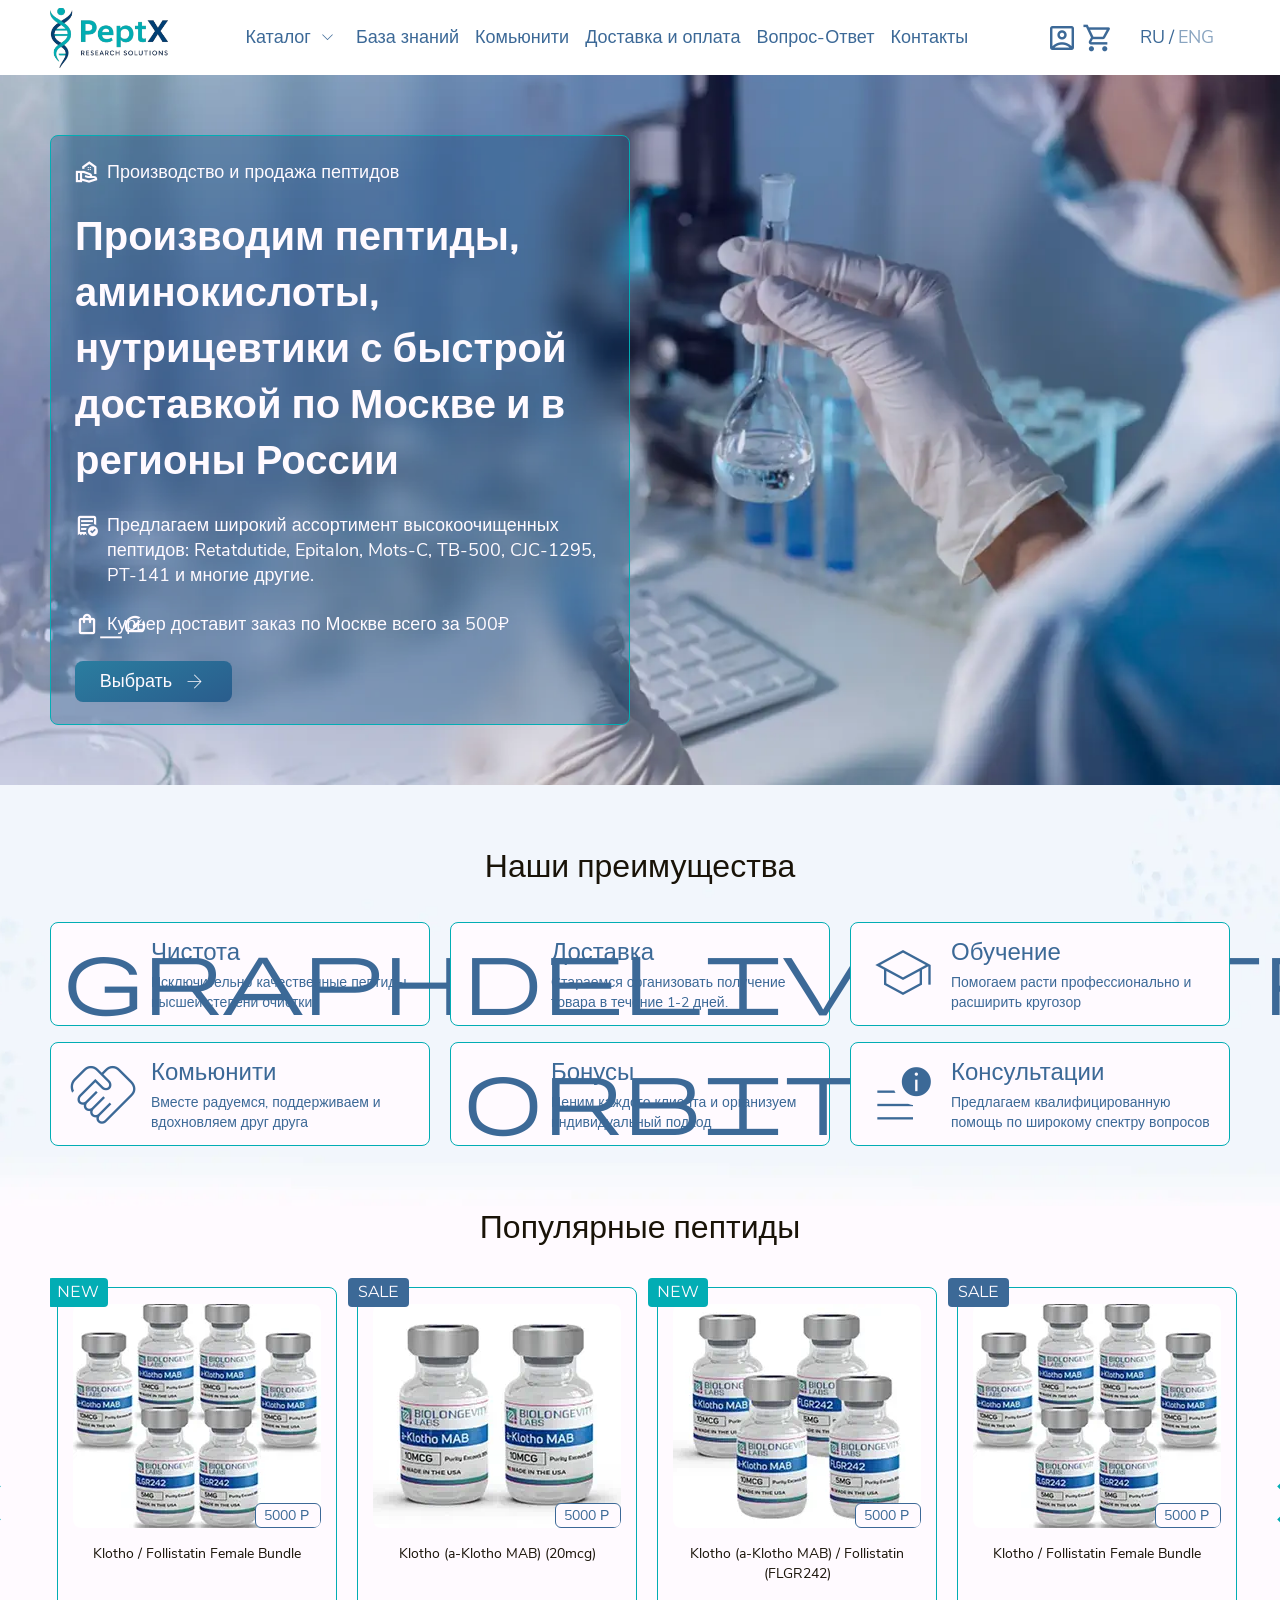
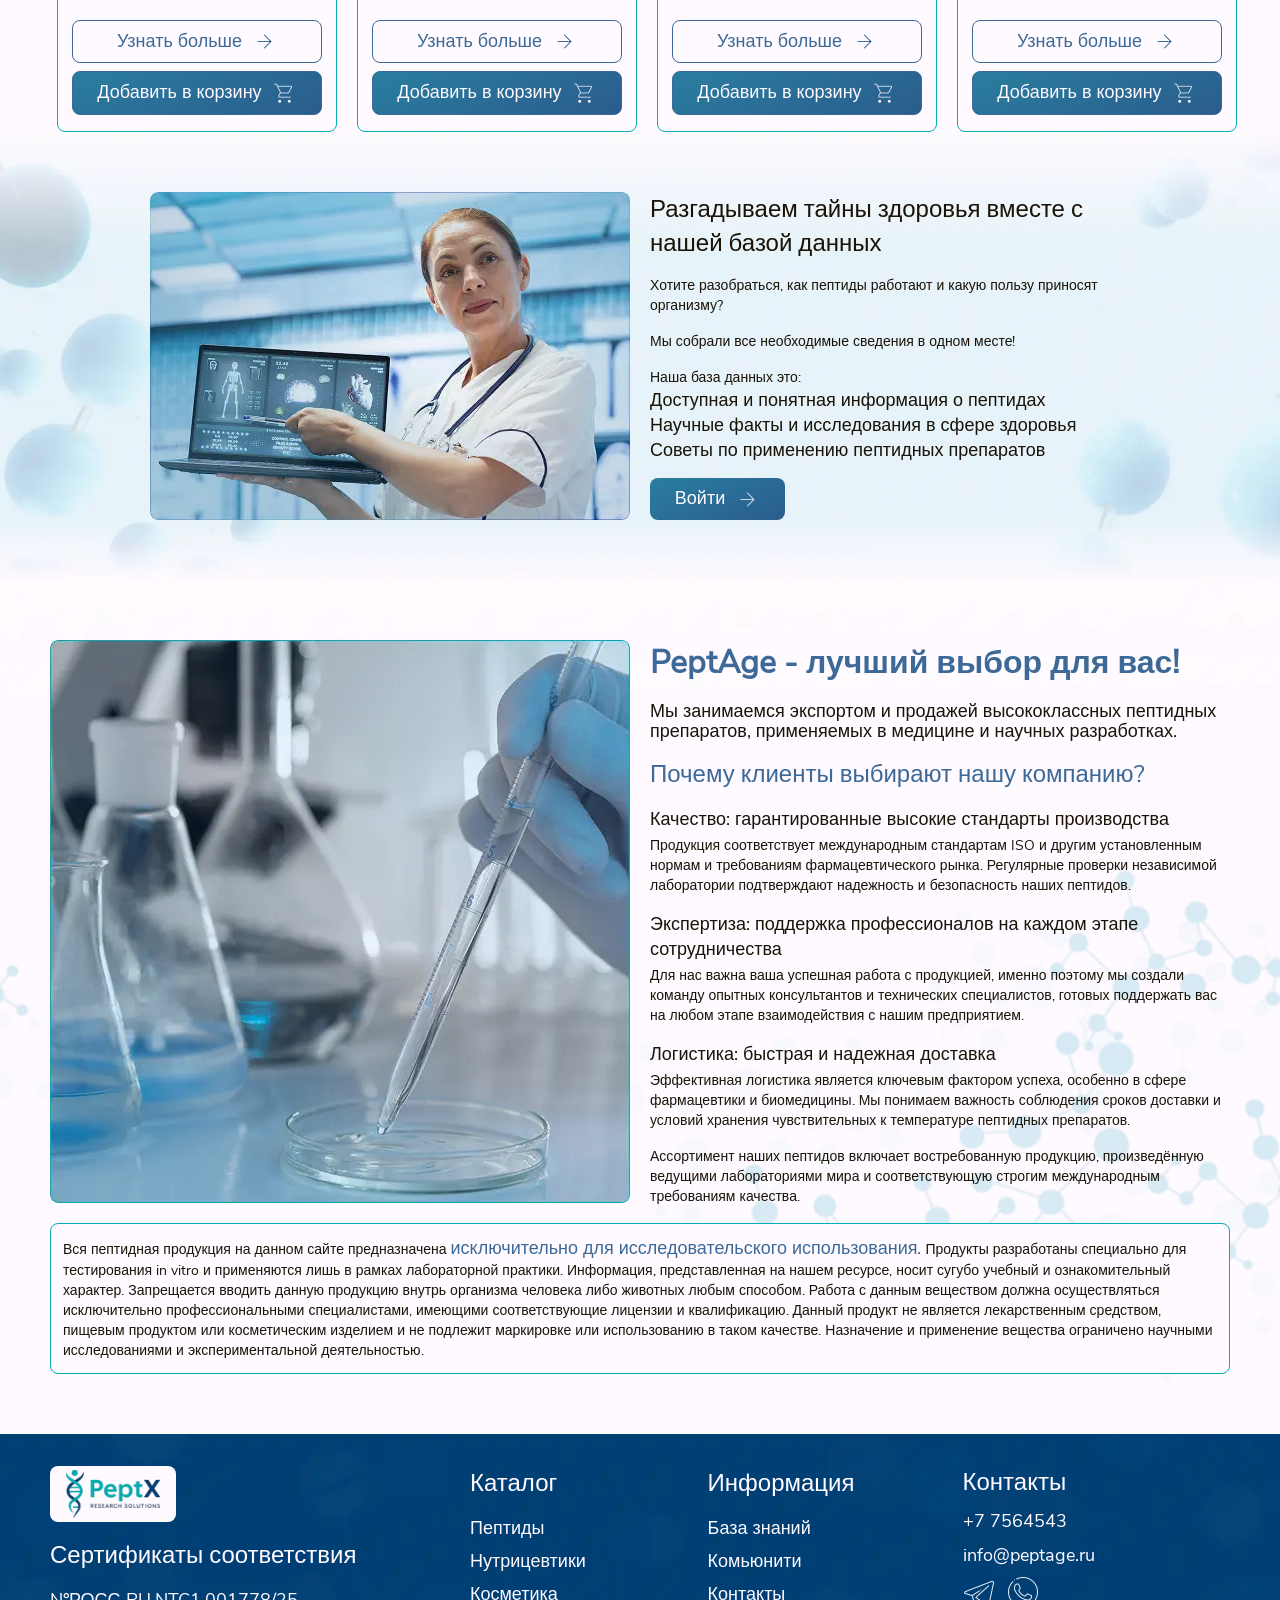
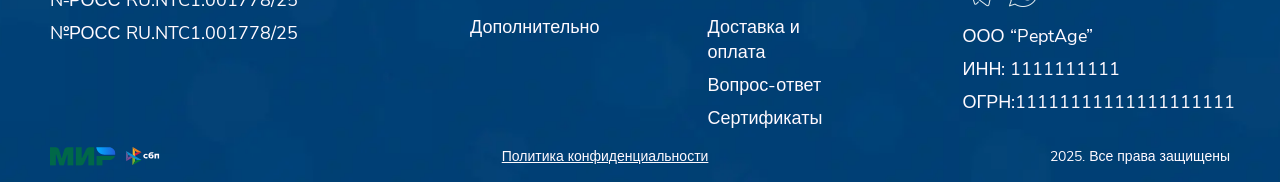
<file: index.html>
<!DOCTYPE html>
<html lang="ru">

<head>
  <link rel="stylesheet" href="css/fonts.css">
  <link rel="stylesheet" href="css/styles.css">
</head>

<body>
  <header class="header">
    <div class="container">
      <div class="header_inner">
        <a class="header_log o" href="index.html">
          <img src="images/logo.svg" alt="Логотип">
        </a>

        <nav class="header-nav">
          <div class="header-nav__item header-nav__item--has-menu">
            <a class="main header-nav__link" href="catalog.html">Каталог</a>

            <button class="header-nav__toggle" type="button" aria-label="Открыть каталог" aria-expanded="false">
              <i data-icon="keyboard_arrow_down" class="header-nav__icon"></i>
            </button>

            <div class="services-menu" id="catalogMenu">
              <a class="services-item" href="catalog_peptid.html">
                <div class="services-item__left">
                  <i data-icon="allergy" class="services-item__icon"></i>

                  <div class="services-item__texts">
                    <div class="main services-item__title">PeptX Balance</div>
                    <div class="services-item__subtitle additional-mini">Metabolic Research Line</div>
                    <div class="additional-mini services-item__desc additional-mini">
                      Лабораторные исследования механизмов метаболизма
                    </div>
                  </div>
                </div>

                <div class="services-item__right">
                  <i data-icon="keyboard_arrow_right" class="services-item__arrow"></i>
                </div>
              </a>

              <a class="services-item" href="catalog_peptid.html">
                <div class="services-item__left">
                  <i data-icon="psychology" class="services-item__icon"></i>

                  <div class="services-item__texts">
                    <div class="main services-item__title">PeptX Neuro</div>
                    <div class="services-item__subtitle additional-mini">Cognitive Research Line</div>
                    <div class="additional-mini services-item__desc additional-mini">
                      Исследовательская платформа нейро-механизмов
                    </div>
                  </div>
                </div>

                <div class="services-item__right">
                  <i data-icon="keyboard_arrow_right" class="services-item__arrow"></i>
                </div>
              </a>

              <a class="services-item services-item--last" href="catalog_peptid.html">
                <div class="services-item__left">
                  <i data-icon="flowsheet" class="services-item__icon"></i>

                  <div class="services-item__texts">
                    <div class="main services-item__title">PeptX Age</div>
                    <div class="services-item__subtitle additional-mini">Longevity Research Line</div>
                    <div class="additional-mini services-item__desc additional-mini">
                      Изучение процессов старения и клеточной регуляции
                    </div>
                  </div>
                </div>

                <div class="services-item__right">
                  <i data-icon="keyboard_arrow_right" class="services-item__arrow"></i>
                </div>
              </a>
            </div>
          </div>

          <a class="main header-nav__link" href="notes.html">База знаний</a>
          <a class="main header-nav__link" href="notes.html">Комьюнити</a>
          <a class="main header-nav__link" href="info_page.html">Доставка и оплата</a>
          <a class="main header-nav__link" href="faq.html">Вопрос-Ответ</a>
          <a class="main header-nav__link" href="contacts.html">Контакты</a>
        </nav>

        <div class="header-tools">
          <div class="header-tools__icons">
            <button class="header-tools__icon" type="button" aria-label="Профиль">
              <i data-icon="account_box"></i>
            </button>
            <button class="header-tools__icon" type="button" aria-label="Корзина">
              <i data-icon="shopping_cart"></i>
            </button>
          </div>

          <div class="lang-switch main" data-lang="RU">
            <button class="lang-switch__btn is-active main" type="button" data-lang-btn="RU">RU</button>
            <span class="lang-switch__sep">/</span>
            <button class="lang-switch__btn main" type="button" data-lang-btn="ENG">ENG</button>
          </div>
        </div>
      </div>
    </div>
  </header>

  <section class="head">
    <div class="container">
      <div class="head__card">
        <div class="head__meta">
          <i data-icon="real_estate_agent" class="head__icon"></i>
          <div class="main head__meta-text">Производство и продажа пептидов</div>
        </div>

        <h1 class="h1 head__title">
          Производим пептиды, аминокислоты, нутрицевтики с быстрой доставкой по Москве и в регионы России
        </h1>

        <div class="head__row">
          <i data-icon="order_approve" class="head__icon"></i>
          <div class="main head__row-text">
            Предлагаем широкий ассортимент высокоочищенных пептидов: Retatdutide, Epitalon, Mots-C, TB-500, CJC-1295,
            PT-141 и многие другие.
          </div>
        </div>

        <div class="head__row">
          <i data-icon="shopping_bag_speed" class="head__icon"></i>
          <div class="main head__row-text">
            Курьер доставит заказ по Москве всего за 500₽
          </div>
        </div>

          <a class="head__btn" href="catalog.html">
          <span class="main">Выбрать</span>
          <img class="head__btn-arrow" src="images/arrow_right.svg" alt="">
        </a>
      </div>
    </div>
  </section>

  <section class="advantages">
    <div class="container">
      <h2 class="h2 advantages__title">Наши преимущества</h2>

      <div class="advantages__grid">
        <div class="adv-card">
          <i data-icon="graph_7" class="adv-card__icon"></i>
          <div class="adv-card__text">
            <div class="h3 adv-card__head">Чистота</div>
            <div class="additional adv-card__desc">Исключительно качественные пептиды высшей степени очистки</div>
          </div>
        </div>

        <div class="adv-card">
          <i data-icon="delivery_truck_speed" class="adv-card__icon"></i>
          <div class="adv-card__text">
            <div class="h3 adv-card__head">Доставка</div>
            <div class="additional adv-card__desc">Стараемся организовать получение товара в течение 1-2 дней.</div>
          </div>
        </div>

        <div class="adv-card">
          <i data-icon="school" class="adv-card__icon"></i>
          <div class="adv-card__text">
            <div class="h3 adv-card__head">Обучение</div>
            <div class="additional adv-card__desc">Помогаем расти профессионально и расширить кругозор</div>
          </div>
        </div>

        <div class="adv-card">
          <i data-icon="handshake" class="adv-card__icon"></i>
          <div class="adv-card__text">
            <div class="h3 adv-card__head">Комьюнити</div>
            <div class="additional adv-card__desc">Вместе радуемся, поддерживаем и вдохновляем друг друга</div>
          </div>
        </div>

        <div class="adv-card">
          <i data-icon="orbit" class="adv-card__icon"></i>
          <div class="adv-card__text">
            <div class="h3 adv-card__head">Бонусы</div>
            <div class="additional adv-card__desc">Ценим каждого клиента и организуем индивидуальный подход</div>
          </div>
        </div>

        <div class="adv-card">
          <i data-icon="data_info_alert" class="adv-card__icon"></i>
          <div class="adv-card__text">
            <div class="h3 adv-card__head">Консультации</div>
            <div class="additional adv-card__desc">
              Предлагаем квалифицированную помощь по широкому спектру вопросов
            </div>
          </div>
        </div>
      </div>
    </div>
  </section>

  <section class="popular">
    <div class="container">
      <div class="popular__inner">
        <h2 class="h2 popular__title">Популярные пептиды</h2>

        <div class="popular__shell">
          <button class="popular__arrow popular__arrow--left" type="button" aria-label="Влево">
            <i data-icon="keyboard_arrow_left"></i>
          </button>

          <div class="popular__viewport" id="popularViewport">
            <div class="popular__track" id="popularTrack">
              <article class="product-card">
                <div class="product-card__badge product-card__badge--new">NEW</div>

                <div class="product-card__media">
                  <img class="product-card__img" src="images/pept_1.webp" alt="Peptide">
                  <div class="additional product-card__price">5000 Р</div>
                </div>

                <div class="additional product-card__name">Klotho / Follistatin Female Bundle</div>

                <div class="product-card__actions">
                    <a class="product-card__btn product-card__btn--ghost" href="product.html">
                    <span class="main">Узнать больше</span>
                    <img src="images/arrow_right_1.svg" alt="">
                  </a>

                  <button class="product-card__btn product-card__btn--primary" type="button">
                    <span class="main">Добавить в корзину</span>
                    <img src="images/shopping.svg" alt="">
                  </button>
                </div>
              </article>

              <article class="product-card">
                <div class="product-card__badge product-card__badge--sale">SALE</div>

                <div class="product-card__media">
                  <img class="product-card__img" src="images/pept_2.webp" alt="Peptide">
                  <div class="additional product-card__price">5000 Р</div>
                </div>

                <div class="additional product-card__name">Klotho (a-Klotho MAB) (20mcg)</div>

                <div class="product-card__actions">
                    <a class="product-card__btn product-card__btn--ghost" href="product.html">
                    <span class="main">Узнать больше</span>
                    <img src="images/arrow_right_1.svg" alt="">
                  </a>

                  <button class="product-card__btn product-card__btn--primary" type="button">
                    <span class="main">Добавить в корзину</span>
                    <img src="images/shopping.svg" alt="">
                  </button>
                </div>
              </article>

              <article class="product-card">
                <div class="product-card__badge product-card__badge--new">NEW</div>

                <div class="product-card__media">
                  <img class="product-card__img" src="images/pept_3.webp" alt="Peptide">
                  <div class="additional product-card__price">5000 Р</div>
                </div>

                <div class="additional product-card__name">Klotho (a-Klotho MAB) / Follistatin (FLGR242)</div>

                <div class="product-card__actions">
                    <a class="product-card__btn product-card__btn--ghost" href="product.html">
                    <span class="main">Узнать больше</span>
                    <img src="images/arrow_right_1.svg" alt="">
                  </a>

                  <button class="product-card__btn product-card__btn--primary" type="button">
                    <span class="main">Добавить в корзину</span>
                    <img src="images/shopping.svg" alt="">
                  </button>
                </div>
              </article>

              <article class="product-card">
                <div class="product-card__badge product-card__badge--sale">SALE</div>

                <div class="product-card__media">
                  <img class="product-card__img" src="images/pept_1.webp" alt="Peptide">
                  <div class="additional product-card__price">5000 Р</div>
                </div>

                <div class="additional product-card__name">Klotho / Follistatin Female Bundle</div>

                <div class="product-card__actions">
                    <a class="product-card__btn product-card__btn--ghost" href="product.html">
                    <span class="main">Узнать больше</span>
                    <img src="images/arrow_right_1.svg" alt="">
                  </a>

                  <button class="product-card__btn product-card__btn--primary" type="button">
                    <span class="main">Добавить в корзину</span>
                    <img src="images/shopping.svg" alt="">
                  </button>
                </div>
              </article>

              <article class="product-card">
                <div class="product-card__badge product-card__badge--new">NEW</div>

                <div class="product-card__media">
                  <img class="product-card__img" src="images/pept_1.webp" alt="Peptide">
                  <div class="additional product-card__price">5000 Р</div>
                </div>

                <div class="additional product-card__name">Peptide name example long long</div>

                <div class="product-card__actions">
                    <a class="product-card__btn product-card__btn--ghost" href="product.html">
                    <span class="main">Узнать больше</span>
                    <img src="images/arrow_right_1.svg" alt="">
                  </a>

                  <button class="product-card__btn product-card__btn--primary" type="button">
                    <span class="main">Добавить в корзину</span>
                    <img src="images/shopping.svg" alt="">
                  </button>
                </div>
              </article>

              <article class="product-card">
                <div class="product-card__badge product-card__badge--sale">SALE</div>

                <div class="product-card__media">
                  <img class="product-card__img" src="images/pept_2.webp" alt="Peptide">
                  <div class="additional product-card__price">5000 Р</div>
                </div>

                <div class="additional product-card__name">Peptide name example</div>

                <div class="product-card__actions">
                    <a class="product-card__btn product-card__btn--ghost" href="product.html">
                    <span class="main">Узнать больше</span>
                    <img src="images/arrow_right_1.svg" alt="">
                  </a>

                  <button class="product-card__btn product-card__btn--primary" type="button">
                    <span class="main">Добавить в корзину</span>
                    <img src="images/shopping.svg" alt="">
                  </button>
                </div>
              </article>

              <article class="product-card">
                <div class="product-card__badge product-card__badge--new">NEW</div>

                <div class="product-card__media">
                  <img class="product-card__img" src="images/pept_3.webp" alt="Peptide">
                  <div class="additional product-card__price">5000 Р</div>
                </div>

                <div class="additional product-card__name">Peptide name example</div>

                <div class="product-card__actions">
                    <a class="product-card__btn product-card__btn--ghost" href="product.html">
                    <span class="main">Узнать больше</span>
                    <img src="images/arrow_right_1.svg" alt="">
                  </a>

                  <button class="product-card__btn product-card__btn--primary" type="button">
                    <span class="main">Добавить в корзину</span>
                    <img src="images/shopping.svg" alt="">
                  </button>
                </div>
              </article>

              <article class="product-card">
                <div class="product-card__badge product-card__badge--sale">SALE</div>

                <div class="product-card__media">
                  <img class="product-card__img" src="images/pept_1.webp" alt="Peptide">
                  <div class="additional product-card__price">5000 Р</div>
                </div>

                <div class="additional product-card__name">Peptide name example</div>

                <div class="product-card__actions">
                    <a class="product-card__btn product-card__btn--ghost" href="product.html">
                    <span class="main">Узнать больше</span>
                    <img src="images/arrow_right_1.svg" alt="">
                  </a>

                  <button class="product-card__btn product-card__btn--primary" type="button">
                    <span class="main">Добавить в корзину</span>
                    <img src="images/shopping.svg" alt="">
                  </button>
                </div>
              </article>
            </div>
          </div>

          <button class="popular__arrow popular__arrow--right" type="button" aria-label="Вправо">
            <i data-icon="keyboard_arrow_right"></i>
          </button>
        </div>
      </div>
    </div>
  </section>

  <section class="database">
    <div class="container">
      <div class="database__inner">
        <img class="database__img" src="images/database_cnt.webp" alt="База данных">

        <div class="database__content">
          <h3 class="h3 database__title">
            Разгадываем тайны здоровья вместе с нашей базой данных
          </h3>

          <div class="database__stack">
            <div class="database__qa">
              <p class="additional database__text">
                Хотите разобраться, как пептиды работают и какую пользу приносят организму?
              </p>
              <p class="additional database__text">
                Мы собрали все необходимые сведения в одном месте!
              </p>
            </div>

            <div class="database__info">
              <div class="additional database__text">Наша база данных это:</div>
              <div class="database__lines">
                <div class="main database__line">Доступная и понятная информация о пептидах</div>
                <div class="main database__line">Научные факты и исследования в сфере здоровья</div>
                <div class="main database__line">Советы по применению пептидных препаратов</div>
              </div>
            </div>
          </div>

          <a class="database__btn" href="login.html">
            <span class="main">Войти</span>
            <img class="database__btn-arrow" src="images/arrow_right.svg" alt="">
          </a>
        </div>
      </div>
    </div>
  </section>

  <section class="peptage">
    <div class="container">
      <div class="peptage__inner">

        <div class="peptage__content">
          <img class="peptage__img" src="images/peptage.webp" alt="PeptAge">

          <div class="peptage__text">
            <h2 class="h2 peptage__title">PeptAge - лучший выбор для вас!</h2>

            <p class="main peptage__lead">
              Мы занимаемся экспортом и продажей высококлассных пептидных препаратов, применяемых в медицине и научных
              разработках.
            </p>

            <h3 class="h3 peptage__subtitle">Почему клиенты выбирают нашу компанию?</h3>

            <div class="peptage__point">
              <div class="main peptage__point-title">Качество: гарантированные высокие стандарты производства</div>
              <div class="additional peptage__point-text">
                Продукция соответствует международным стандартам ISO и другим установленным нормам и требованиям
                фармацевтического рынка. Регулярные проверки независимой лаборатории подтверждают надежность и
                безопасность наших пептидов.
              </div>
            </div>

            <div class="peptage__point">
              <div class="main peptage__point-title">
                Экспертиза: поддержка профессионалов на каждом этапе сотрудничества
              </div>
              <div class="additional peptage__point-text">
                Для нас важна ваша успешная работа с продукцией, именно поэтому мы создали команду опытных консультантов
                и технических специалистов, готовых поддержать вас на любом этапе взаимодействия с нашим предприятием.
              </div>
            </div>

            <div class="peptage__point">
              <div class="main peptage__point-title">Логистика: быстрая и надежная доставка</div>
              <div class="additional peptage__point-text">
                Эффективная логистика является ключевым фактором успеха, особенно в сфере фармацевтики и биомедицины. Мы
                понимаем важность соблюдения сроков доставки и условий хранения чувствительных к температуре пептидных
                препаратов.
              </div>
            </div>

            <p class="additional peptage__assort">
              Ассортимент наших пептидов включает востребованную продукцию, произведённую ведущими лабораториями мира и
              соответствующую строгим международным требованиям качества.
            </p>
          </div>
        </div>

        <div class="peptage__description additional">
          Вся пептидная продукция на данном сайте предназначена
          <span class="main peptage__accent">исключительно для исследовательского использования.</span>
          Продукты разработаны специально для тестирования in vitro и применяются лишь в рамках лабораторной практики.
          Информация, представленная на нашем ресурсе, носит сугубо учебный и ознакомительный характер. Запрещается
          вводить данную продукцию внутрь организма человека либо животных любым способом. Работа с данным веществом
          должна осуществляться исключительно профессиональными специалистами, имеющими соответствующие лицензии и
          квалификацию. Данный продукт не является лекарственным средством, пищевым продуктом или косметическим изделием
          и не подлежит маркировке или использованию в таком качестве. Назначение и применение вещества ограничено
          научными исследованиями и экспериментальной деятельностью.
        </div>

      </div>
    </div>
  </section>

  <footer class="footer">
    <div class="container">
      <div class="footer__inner">
        <div class="footer__top">
          <div class="footer__col footer__col-logo">
            <a class="footer__logo" href="index.html">
              <img src="images/footer_logo.svg" alt="PeptX">
            </a>
            <div class="footer__title-logo h3">Сертификаты соответствия</div>
            <div class="footer__text main">
              <a class="main" href="#">№РОСС RU.NTC1.001778/25</a>
              <a class="main" href="#">№РОСС RU.NTC1.001778/25</a>
            </div>
          </div>

          <div class="footer__col">
            <div class="footer__title h3">Каталог</div>
            <nav class="footer__list">
              <a class="main" href="catalog_peptid.html">Пептиды</a>
              <a class="main" href="catalog.html">Нутрицевтики</a>
              <a class="main" href="catalog.html">Косметика</a>
              <a class="main" href="catalog.html">Дополнительно</a>
            </nav>
          </div>

          <div class="footer__col">
            <div class="footer__title h3">Информация</div>
            <nav class="footer__list">
              <a class="main" href="notes.html">База знаний</a>
              <a class="main" href="notes.html">Комьюнити</a>
              <a class="main" href="contacts.html">Контакты</a>
              <a class="main" href="info_page.html">Доставка и оплата</a>
              <a class="main" href="faq.html">Вопрос-ответ</a>
              <a class="main" href="#">Сертификаты</a>
            </nav>
          </div>

          <div class="footer__col">
            <div class="footer__title-contacts h3">Контакты</div>

            <div class="footer__contacts">
              <a class="footer__link main" href="tel:+7564543">+7 7564543</a>
              <a class="footer__link main" href="mailto:info@peptage.ru">info@peptage.ru</a>

              <div class="footer__socials">
                <a href="#" aria-label="Telegram">
                  <img src="images/telega.svg" alt="">
                </a>
                <a href="#" aria-label="WhatsApp">
                  <img src="images/whatsapp.svg" alt="">
                </a>
              </div>

              <div class="footer__text main">
                <a class="main" href="#">ООО “PeptAge”</a>
                <a class="main" href="#">ИНН: 1111111111</a>
                <a class="main" href="#">ОГРН:11111111111111111111</a>
              </div>
            </div>
          </div>
        </div>

        <div class="footer__bottom">
          <div class="footer__pay">
            <img src="images/mir.svg" alt="Мир">
            <img src="images/sbp.svg" alt="СБП">
          </div>
          <a class="footer__policy additional" href="#">Политика конфиденциальности</a>
          <div class="footer__copy additional">2025. Все права защищены</div>
        </div>
      </div>
    </div>
  </footer>

  <script src="https://code.jquery.com/jquery-3.7.1.min.js"></script>
  <script src="js/icons.js"></script>
  <script src="js/main.js"></script>
</body>

</html>
</file>
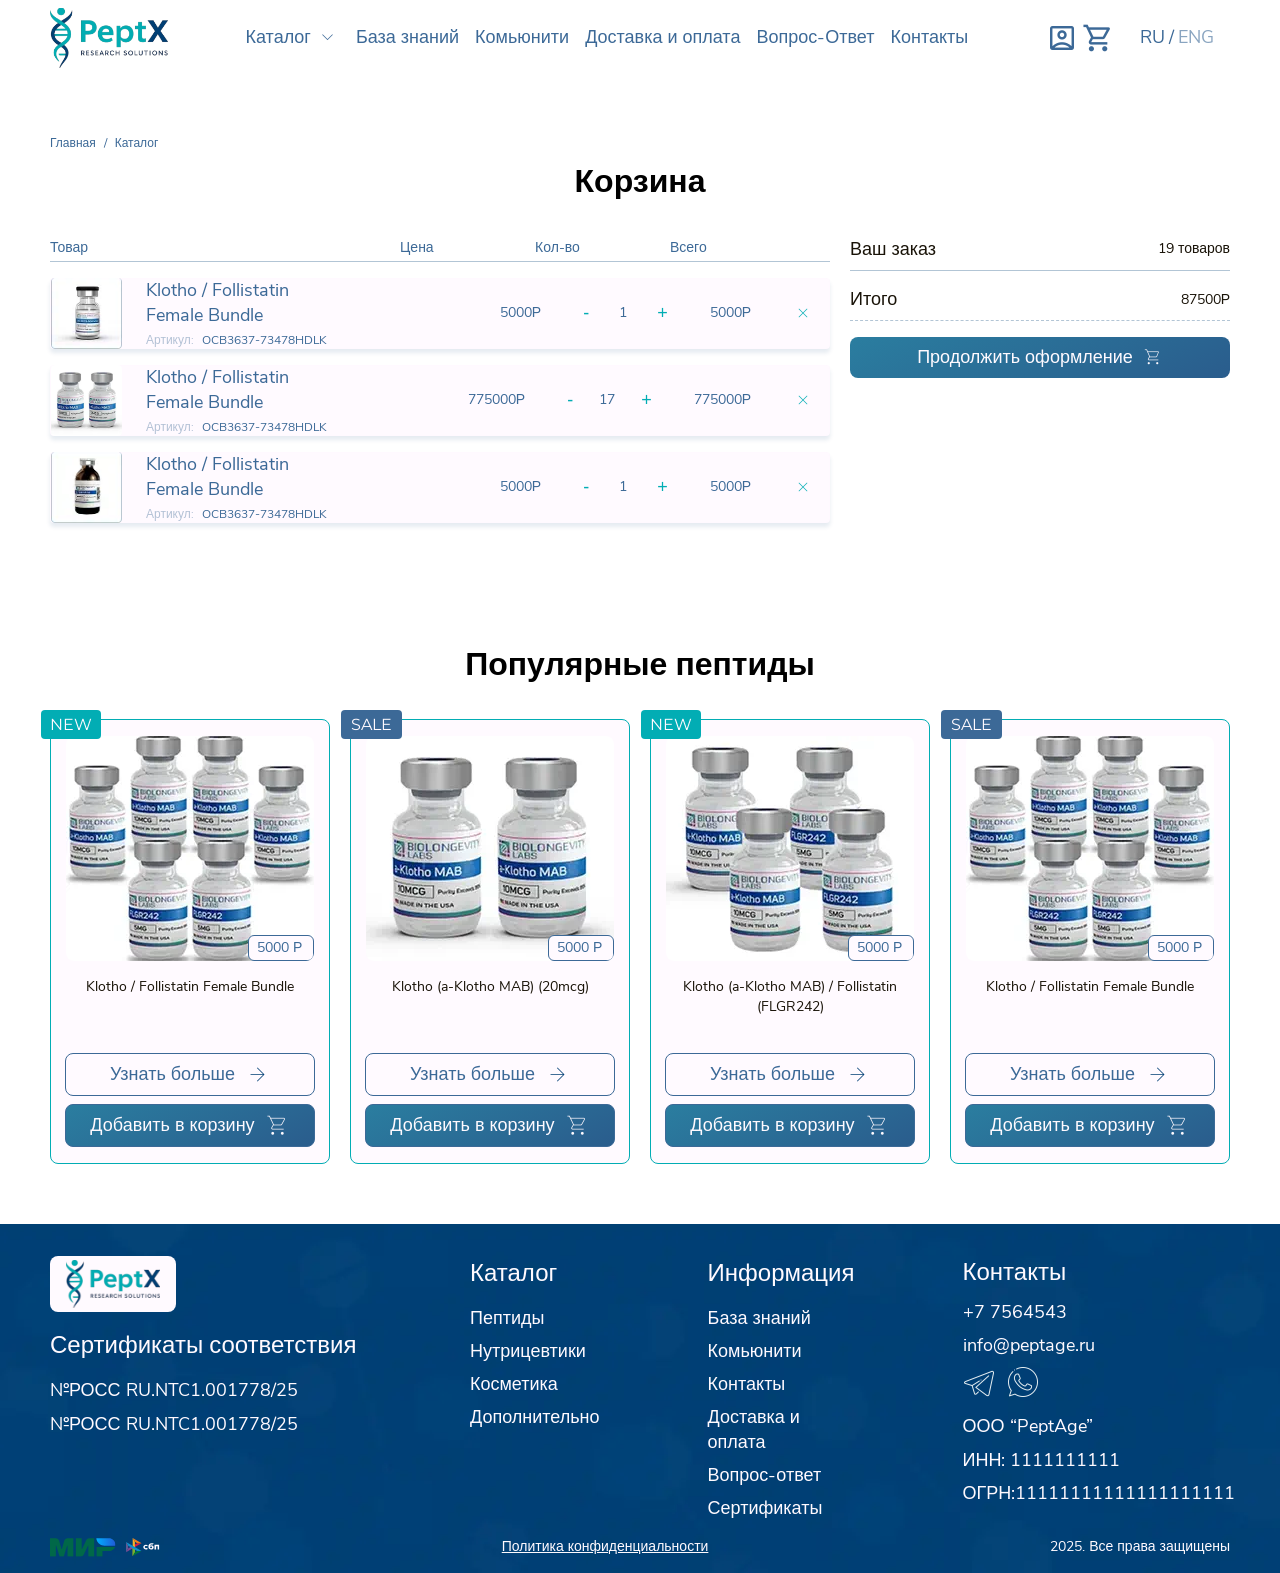
<file: basket.html>
<!DOCTYPE html>
<html lang="ru">

<head>
  <link rel="stylesheet" href="css/fonts.css">
  <link rel="stylesheet" href="css/styles.css">
  <link rel="stylesheet" href="css/basket.css">
</head>

<body>
  <header class="header">
    <div class="container">
      <div class="header_inner">
        <a class="header_log o" href="index.html">
          <img src="images/logo.svg" alt="Логотип">
        </a>

        <nav class="header-nav">
          <div class="header-nav__item header-nav__item--has-menu">
            <a class="main header-nav__link" href="catalog.html">Каталог</a>

            <button class="header-nav__toggle" type="button" aria-label="Открыть каталог" aria-expanded="false">
              <i data-icon="keyboard_arrow_down" class="header-nav__icon"></i>
            </button>

            <div class="services-menu" id="catalogMenu">
              <a class="services-item" href="catalog_peptid.html">
                <div class="services-item__left">
                  <i data-icon="allergy" class="services-item__icon"></i>

                  <div class="services-item__texts">
                    <div class="main services-item__title">PeptX Balance</div>
                    <div class="services-item__subtitle additional-mini">Metabolic Research Line</div>
                    <div class="additional-mini services-item__desc additional-mini">
                      Лабораторные исследования механизмов метаболизма
                    </div>
                  </div>
                </div>

                <div class="services-item__right">
                  <i data-icon="keyboard_arrow_right" class="services-item__arrow"></i>
                </div>
              </a>

              <a class="services-item" href="catalog_peptid.html">
                <div class="services-item__left">
                  <i data-icon="psychology" class="services-item__icon"></i>

                  <div class="services-item__texts">
                    <div class="main services-item__title">PeptX Neuro</div>
                    <div class="services-item__subtitle additional-mini">Cognitive Research Line</div>
                    <div class="additional-mini services-item__desc additional-mini">
                      Исследовательская платформа нейро-механизмов
                    </div>
                  </div>
                </div>

                <div class="services-item__right">
                  <i data-icon="keyboard_arrow_right" class="services-item__arrow"></i>
                </div>
              </a>

              <a class="services-item services-item--last" href="catalog_peptid.html">
                <div class="services-item__left">
                  <i data-icon="flowsheet" class="services-item__icon"></i>

                  <div class="services-item__texts">
                    <div class="main services-item__title">PeptX Age</div>
                    <div class="services-item__subtitle additional-mini">Longevity Research Line</div>
                    <div class="additional-mini services-item__desc additional-mini">
                      Изучение процессов старения и клеточной регуляции
                    </div>
                  </div>
                </div>

                <div class="services-item__right">
                  <i data-icon="keyboard_arrow_right" class="services-item__arrow"></i>
                </div>
              </a>
            </div>
          </div>

          <a class="main header-nav__link" href="notes.html">База знаний</a>
          <a class="main header-nav__link" href="notes.html">Комьюнити</a>
          <a class="main header-nav__link" href="info_page.html">Доставка и оплата</a>
          <a class="main header-nav__link" href="faq.html">Вопрос-Ответ</a>
          <a class="main header-nav__link" href="contacts.html">Контакты</a>
        </nav>

        <div class="header-tools">
          <div class="header-tools__icons">
            <button class="header-tools__icon" type="button" aria-label="Профиль">
              <i data-icon="account_box"></i>
            </button>
            <button class="header-tools__icon" type="button" aria-label="Корзина">
              <i data-icon="shopping_cart"></i>
            </button>
          </div>

          <div class="lang-switch main" data-lang="RU">
            <button class="lang-switch__btn is-active main" type="button" data-lang-btn="RU">RU</button>
            <span class="lang-switch__sep">/</span>
            <button class="lang-switch__btn main" type="button" data-lang-btn="ENG">ENG</button>
          </div>
        </div>
      </div>
    </div>
  </header>

  <section class="basket">
    <div class="container">
      <div class="basket__inner">
        <div class="catalog-top__head">
          <div class="catalog-top__breadcrumbs additional-mini">
            <a class="catalog-top__crumb" href="index.html">Главная</a>
            <span class="catalog-top__sep">/</span>
            <span class="catalog-top__crumb">Каталог</span>
          </div>
          <h1 class="catalog-top__title h2">Корзина</h1>
        </div>

        <div class="cart__inner">

          <div class="cart-list">
            <div class="cart-list__head">
              <div class="cart-list__head-left additional">Товар</div>

              <div class="cart-list__head-right">
                <div class="cart-list__head-cols">
                  <div class="cart-list__head-col additional">Цена</div>
                  <div class="cart-list__head-col additional">Кол-во</div>
                  <div class="cart-list__head-col additional">Всего</div>
                </div>
              </div>
            </div>

            <div class="cart-list__items">

              <article class="cart-item">
                <div class="cart-item__main">
                  <img class="cart-item__img" src="images/pept_5.webp" alt="Product">

                  <div class="cart-item__text">
                    <div class="main cart-item__title">Klotho / Follistatin<br>Female Bundle</div>

                    <div class="cart-item__sku">
                      <span class="additional-mini cart-item__sku-label">Артикул:</span>
                      <span class="additional-mini cart-item__sku-value">OCB3637-73478HDLK</span>
                    </div>
                  </div>
                </div>

                <div class="cart-item__meta">
                  <div class="additional cart-item__price">5000Р</div>

                  <div class="cart-qty">
                    <button class="cart-qty__btn" type="button">-</button>
                    <div class="cart-qty__value additional">1</div>
                    <button class="cart-qty__btn" type="button">+</button>
                  </div>

                  <div class="additional cart-item__sum">5000Р</div>

                  <button class="cart-item__remove" type="button" aria-label="Удалить">
                    <i data-icon="close" aria-hidden="true"></i>
                  </button>
                </div>
              </article>

              <article class="cart-item">
                <div class="cart-item__main">
                  <img class="cart-item__img" src="images/pept_2.webp" alt="Product">

                  <div class="cart-item__text">
                    <div class="main cart-item__title">Klotho / Follistatin<br>Female Bundle</div>

                    <div class="cart-item__sku">
                      <span class="additional-mini cart-item__sku-label">Артикул:</span>
                      <span class="additional-mini cart-item__sku-value">OCB3637-73478HDLK</span>
                    </div>
                  </div>
                </div>

                <div class="cart-item__meta">
                  <div class="additional cart-item__price">775000Р</div>

                  <div class="cart-qty">
                    <button class="cart-qty__btn" type="button">-</button>
                    <div class="cart-qty__value additional">17</div>
                    <button class="cart-qty__btn" type="button">+</button>
                  </div>

                  <div class="additional cart-item__sum">775000Р</div>

                  <button class="cart-item__remove" type="button" aria-label="Удалить">
                    <i data-icon="close" aria-hidden="true"></i>
                  </button>
                </div>
              </article>

              <article class="cart-item">
                <div class="cart-item__main">
                  <img class="cart-item__img" src="images/pept_4.webp" alt="Product">

                  <div class="cart-item__text">
                    <div class="main cart-item__title">Klotho / Follistatin<br>Female Bundle</div>

                    <div class="cart-item__sku">
                      <span class="additional-mini cart-item__sku-label">Артикул:</span>
                      <span class="additional-mini cart-item__sku-value">OCB3637-73478HDLK</span>
                    </div>
                  </div>
                </div>

                <div class="cart-item__meta">
                  <div class="additional cart-item__price">5000Р</div>

                  <div class="cart-qty">
                    <button class="cart-qty__btn" type="button">-</button>
                    <div class="cart-qty__value additional">1</div>
                    <button class="cart-qty__btn" type="button">+</button>
                  </div>

                  <div class="additional cart-item__sum">5000Р</div>

                  <button class="cart-item__remove" type="button" aria-label="Удалить">
                    <i data-icon="close" aria-hidden="true"></i>
                  </button>
                </div>
              </article>

            </div>
          </div>

          <aside class="cart-summary">
            <div class="cart-summary__row cart-summary__row--line">
              <span class="main cart-summary__label">Ваш заказ</span>
              <span class="additional cart-summary__value">19 товаров</span>
            </div>

            <div class="cart-summary__row cart-summary__row--dash">
              <span class="main cart-summary__label">Итого</span>
              <span class="additional cart-summary__value">87500Р</span>
            </div>

            <button class="cart-summary__btn main" type="button">
              <span>Продолжить оформление</span>
              <i data-icon="shopping_cart" class="cart-summary__btn-icon" aria-hidden="true"></i>
            </button>
          </aside>

        </div>

      </div>
    </div>
  </section>

  <section class="basket__catalog">
    <div class="container">
      <div class="basket__catalog-inner">
        <h1 class="catalog-top__title h2">Популярные пептиды</h1>
        <div class="basket__catalog-grid">
          <article class="product-card">
            <div class="product-card__badge product-card__badge--new">NEW</div>

            <div class="product-card__media">
              <img class="product-card__img" src="images/pept_1.webp" alt="Peptide">
              <div class="additional product-card__price">5000 Р</div>
            </div>

            <div class="additional product-card__name">Klotho / Follistatin Female Bundle</div>

            <div class="product-card__actions">
              <a class="product-card__btn product-card__btn--ghost" href="product.html">
                <span class="main">Узнать больше</span>
                <img src="images/arrow_right_1.svg" alt="">
              </a>

              <button class="product-card__btn product-card__btn--primary" type="button">
                <span class="main">Добавить в корзину</span>
                <img src="images/shopping.svg" alt="">
              </button>
            </div>
          </article>

          <article class="product-card">
            <div class="product-card__badge product-card__badge--sale">SALE</div>

            <div class="product-card__media">
              <img class="product-card__img" src="images/pept_2.webp" alt="Peptide">
              <div class="additional product-card__price">5000 Р</div>
            </div>

            <div class="additional product-card__name">Klotho (a-Klotho MAB) (20mcg)</div>

            <div class="product-card__actions">
              <a class="product-card__btn product-card__btn--ghost" href="product.html">
                <span class="main">Узнать больше</span>
                <img src="images/arrow_right_1.svg" alt="">
              </a>

              <button class="product-card__btn product-card__btn--primary" type="button">
                <span class="main">Добавить в корзину</span>
                <img src="images/shopping.svg" alt="">
              </button>
            </div>
          </article>

          <article class="product-card">
            <div class="product-card__badge product-card__badge--new">NEW</div>

            <div class="product-card__media">
              <img class="product-card__img" src="images/pept_3.webp" alt="Peptide">
              <div class="additional product-card__price">5000 Р</div>
            </div>

            <div class="additional product-card__name">Klotho (a-Klotho MAB) / Follistatin (FLGR242)</div>

            <div class="product-card__actions">
              <a class="product-card__btn product-card__btn--ghost" href="product.html">
                <span class="main">Узнать больше</span>
                <img src="images/arrow_right_1.svg" alt="">
              </a>

              <button class="product-card__btn product-card__btn--primary" type="button">
                <span class="main">Добавить в корзину</span>
                <img src="images/shopping.svg" alt="">
              </button>
            </div>
          </article>

          <article class="product-card">
            <div class="product-card__badge product-card__badge--sale">SALE</div>

            <div class="product-card__media">
              <img class="product-card__img" src="images/pept_1.webp" alt="Peptide">
              <div class="additional product-card__price">5000 Р</div>
            </div>

            <div class="additional product-card__name">Klotho / Follistatin Female Bundle</div>

            <div class="product-card__actions">
              <a class="product-card__btn product-card__btn--ghost" href="product.html">
                <span class="main">Узнать больше</span>
                <img src="images/arrow_right_1.svg" alt="">
              </a>

              <button class="product-card__btn product-card__btn--primary" type="button">
                <span class="main">Добавить в корзину</span>
                <img src="images/shopping.svg" alt="">
              </button>
            </div>
          </article>
        </div>
      </div>
    </div>
  </section>

  <footer class="footer">
    <div class="container">
      <div class="footer__inner">
        <div class="footer__top">
          <div class="footer__col footer__col-logo">
            <a class="footer__logo" href="index.html">
              <img src="images/footer_logo.svg" alt="PeptX">
            </a>
            <div class="footer__title-logo h3">Сертификаты соответствия</div>
            <div class="footer__text main">
              <a class="main" href="#">№РОСС RU.NTC1.001778/25</a>
              <a class="main" href="#">№РОСС RU.NTC1.001778/25</a>
            </div>
          </div>

          <div class="footer__col">
            <div class="footer__title h3">Каталог</div>
            <nav class="footer__list">
              <a class="main" href="catalog_peptid.html">Пептиды</a>
              <a class="main" href="catalog.html">Нутрицевтики</a>
              <a class="main" href="catalog.html">Косметика</a>
              <a class="main" href="catalog.html">Дополнительно</a>
            </nav>
          </div>

          <div class="footer__col">
            <div class="footer__title h3">Информация</div>
            <nav class="footer__list">
              <a class="main" href="notes.html">База знаний</a>
              <a class="main" href="notes.html">Комьюнити</a>
              <a class="main" href="contacts.html">Контакты</a>
              <a class="main" href="info_page.html">Доставка и оплата</a>
              <a class="main" href="faq.html">Вопрос-ответ</a>
              <a class="main" href="#">Сертификаты</a>
            </nav>
          </div>

          <div class="footer__col">
            <div class="footer__title-contacts h3">Контакты</div>

            <div class="footer__contacts">
              <a class="footer__link main" href="tel:+7564543">+7 7564543</a>
              <a class="footer__link main" href="mailto:info@peptage.ru">info@peptage.ru</a>

              <div class="footer__socials">
                <a href="#" aria-label="Telegram">
                  <img src="images/telega.svg" alt="">
                </a>
                <a href="#" aria-label="WhatsApp">
                  <img src="images/whatsapp.svg" alt="">
                </a>
              </div>

              <div class="footer__text main">
                <a class="main" href="#">ООО “PeptAge”</a>
                <a class="main" href="#">ИНН: 1111111111</a>
                <a class="main" href="#">ОГРН:11111111111111111111</a>
              </div>
            </div>
          </div>
        </div>

        <div class="footer__bottom">
          <div class="footer__pay">
            <img src="images/mir.svg" alt="Мир">
            <img src="images/sbp.svg" alt="СБП">
          </div>
          <a class="footer__policy additional" href="#">Политика конфиденциальности</a>
          <div class="footer__copy additional">2025. Все права защищены</div>
        </div>
      </div>
    </div>
  </footer>

  <script src="https://code.jquery.com/jquery-3.7.1.min.js"></script>
  <script src="js/icons.js"></script>
  <script src="js/main.js"></script>
</body>

</html>
</file>
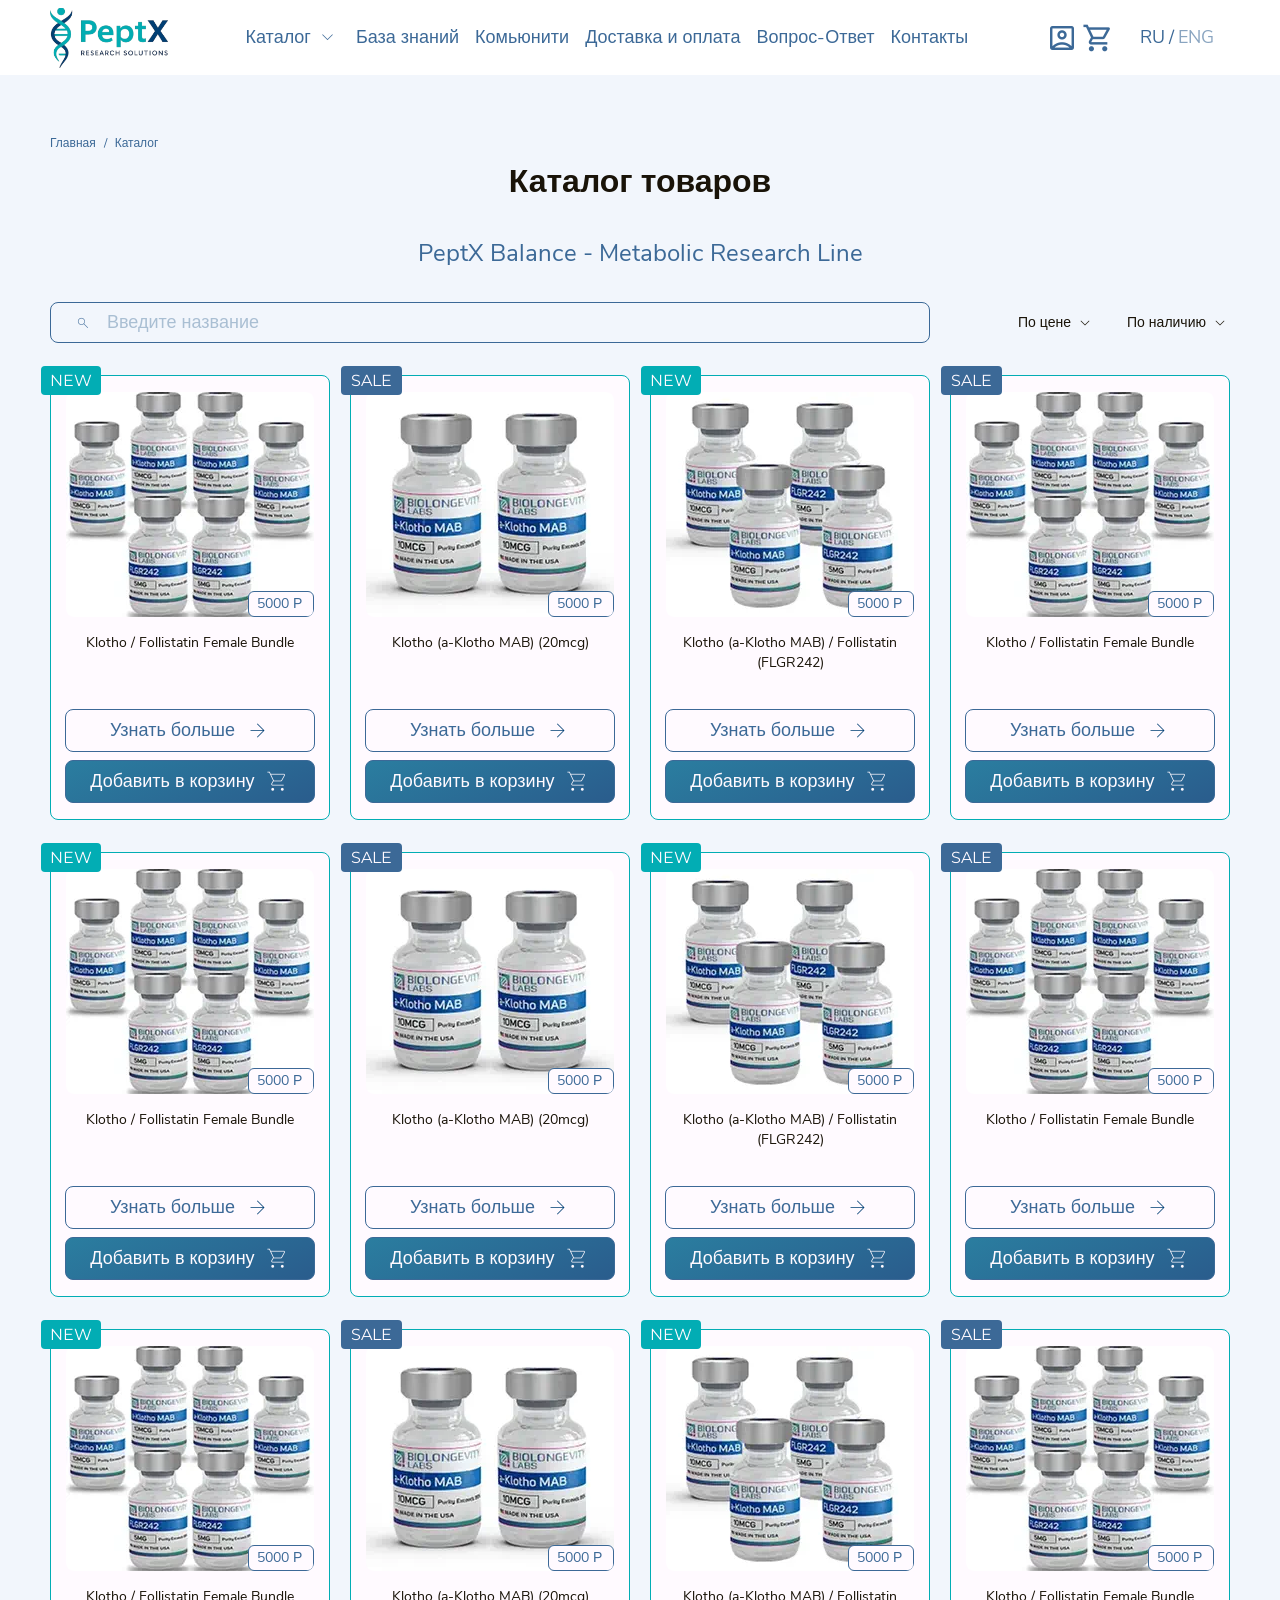
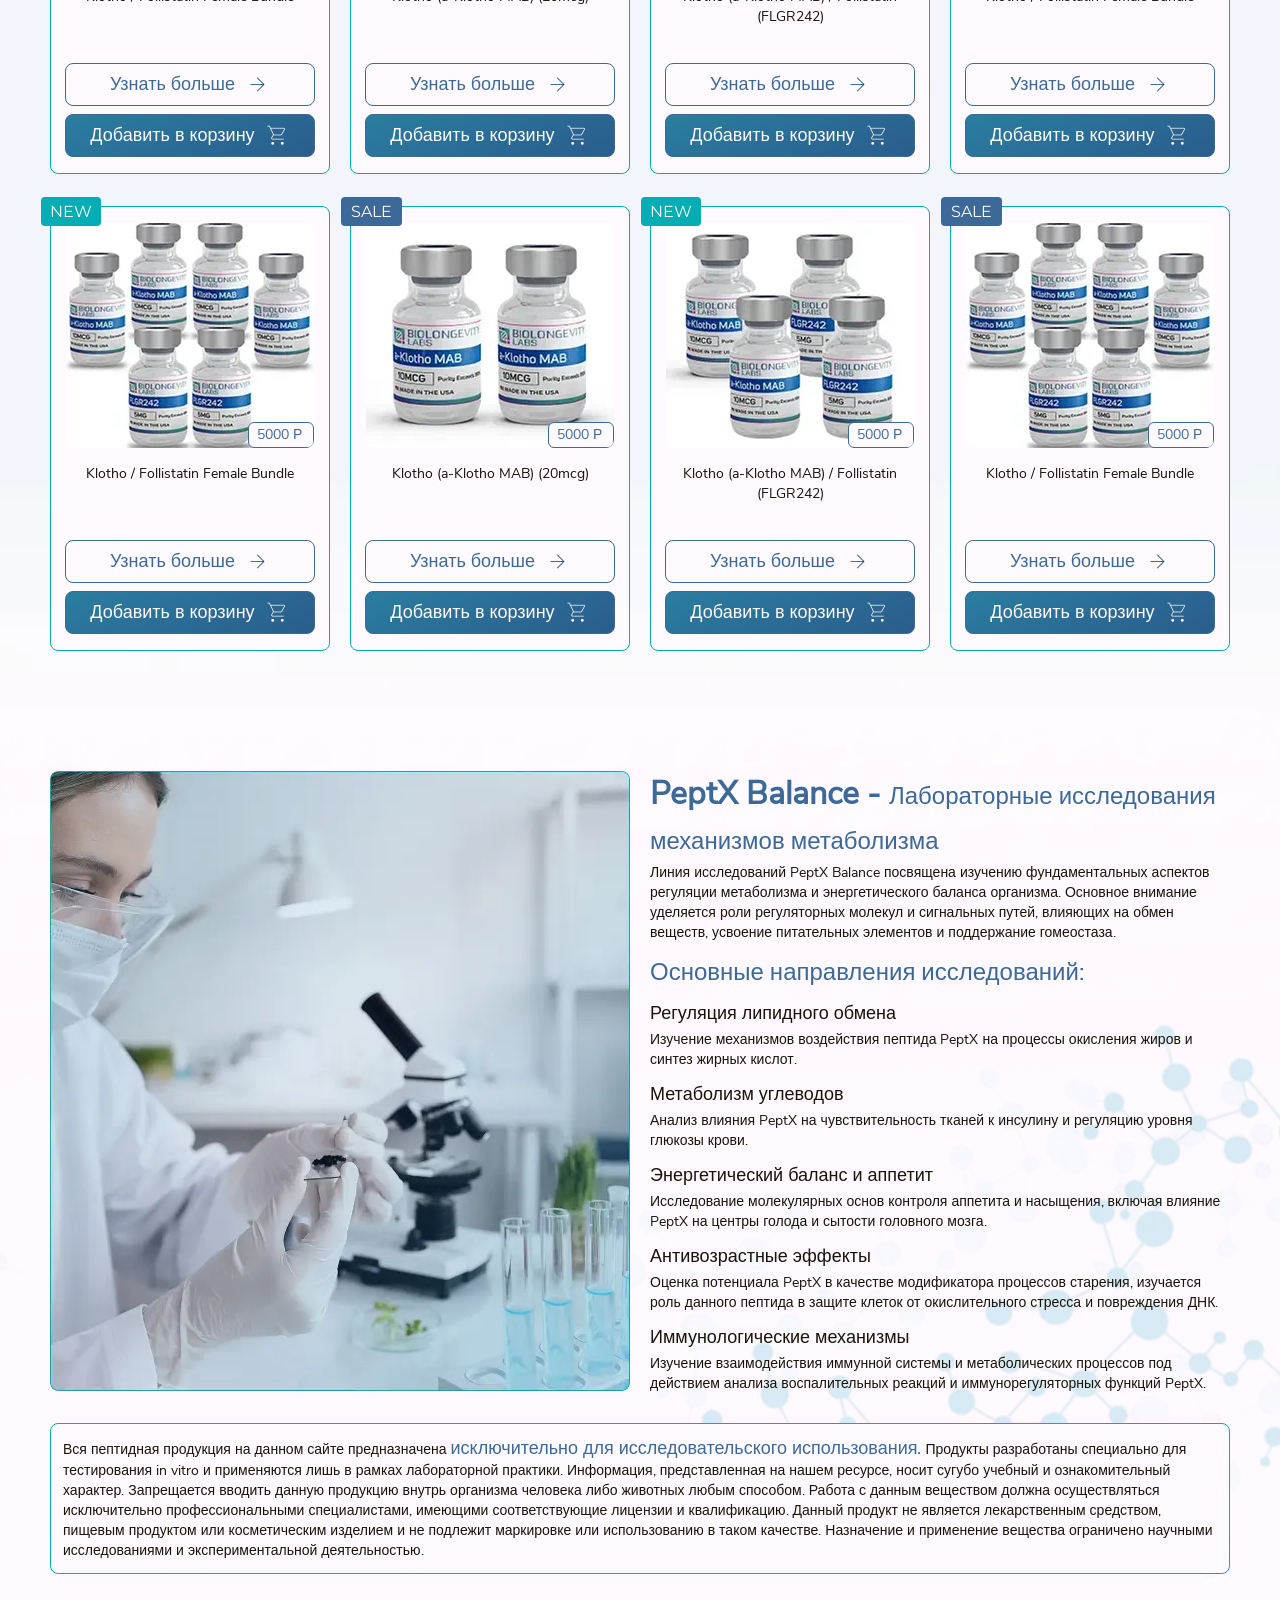
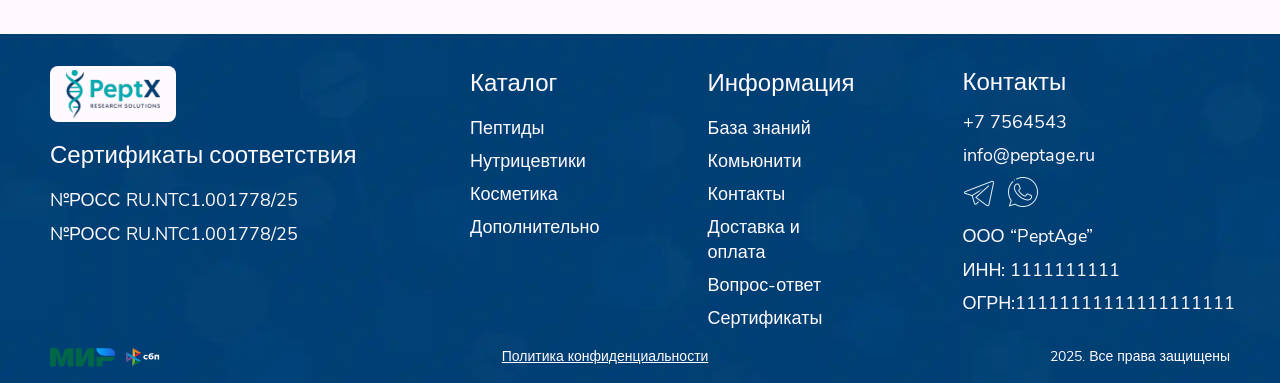
<file: catalog.html>
<!DOCTYPE html>
<html lang="ru">

<head>
  <link rel="stylesheet" href="css/fonts.css">
  <link rel="stylesheet" href="css/styles.css">
  <link rel="stylesheet" href="css/catalog.css">
</head>

<body>
  <header class="header">
    <div class="container">
      <div class="header_inner">
        <a class="header_log o" href="index.html">
          <img src="images/logo.svg" alt="Логотип">
        </a>

        <nav class="header-nav">
          <div class="header-nav__item header-nav__item--has-menu">
            <a class="main header-nav__link" href="catalog.html">Каталог</a>

            <button class="header-nav__toggle" type="button" aria-label="Открыть каталог" aria-expanded="false">
              <i data-icon="keyboard_arrow_down" class="header-nav__icon"></i>
            </button>

            <div class="services-menu" id="catalogMenu">
              <a class="services-item" href="catalog_peptid.html">
                <div class="services-item__left">
                  <i data-icon="allergy" class="services-item__icon"></i>

                  <div class="services-item__texts">
                    <div class="main services-item__title">PeptX Balance</div>
                    <div class="services-item__subtitle additional-mini">Metabolic Research Line</div>
                    <div class="additional-mini services-item__desc additional-mini">
                      Лабораторные исследования механизмов метаболизма
                    </div>
                  </div>
                </div>

                <div class="services-item__right">
                  <i data-icon="keyboard_arrow_right" class="services-item__arrow"></i>
                </div>
              </a>

              <a class="services-item" href="catalog_peptid.html">
                <div class="services-item__left">
                  <i data-icon="psychology" class="services-item__icon"></i>

                  <div class="services-item__texts">
                    <div class="main services-item__title">PeptX Neuro</div>
                    <div class="services-item__subtitle additional-mini">Cognitive Research Line</div>
                    <div class="additional-mini services-item__desc additional-mini">
                      Исследовательская платформа нейро-механизмов
                    </div>
                  </div>
                </div>

                <div class="services-item__right">
                  <i data-icon="keyboard_arrow_right" class="services-item__arrow"></i>
                </div>
              </a>

              <a class="services-item services-item--last" href="catalog_peptid.html">
                <div class="services-item__left">
                  <i data-icon="flowsheet" class="services-item__icon"></i>

                  <div class="services-item__texts">
                    <div class="main services-item__title">PeptX Age</div>
                    <div class="services-item__subtitle additional-mini">Longevity Research Line</div>
                    <div class="additional-mini services-item__desc additional-mini">
                      Изучение процессов старения и клеточной регуляции
                    </div>
                  </div>
                </div>

                <div class="services-item__right">
                  <i data-icon="keyboard_arrow_right" class="services-item__arrow"></i>
                </div>
              </a>
            </div>
          </div>

          <a class="main header-nav__link" href="notes.html">База знаний</a>
          <a class="main header-nav__link" href="notes.html">Комьюнити</a>
          <a class="main header-nav__link" href="info_page.html">Доставка и оплата</a>
          <a class="main header-nav__link" href="faq.html">Вопрос-Ответ</a>
          <a class="main header-nav__link" href="contacts.html">Контакты</a>
        </nav>

        <div class="header-tools">
          <div class="header-tools__icons">
            <button class="header-tools__icon" type="button" aria-label="Профиль">
              <i data-icon="account_box"></i>
            </button>
            <button class="header-tools__icon" type="button" aria-label="Корзина">
              <i data-icon="shopping_cart"></i>
            </button>
          </div>

          <div class="lang-switch main" data-lang="RU">
            <button class="lang-switch__btn is-active main" type="button" data-lang-btn="RU">RU</button>
            <span class="lang-switch__sep">/</span>
            <button class="lang-switch__btn main" type="button" data-lang-btn="ENG">ENG</button>
          </div>
        </div>
      </div>
    </div>
  </header>

  <section class="catalog-top">
    <div class="container">
      <div class="catalog-top__inner">

        <div class="catalog-top__head">
          <div class="catalog-top__breadcrumbs additional-mini">
            <a class="catalog-top__crumb" href="index.html">Главная</a>
            <span class="catalog-top__sep">/</span>
            <span class="catalog-top__crumb">Каталог</span>
          </div>
          <h1 class="catalog-top__title h2">Каталог товаров</h1>
        </div>

        <h2 class="catalog-top__subtitle h3">PeptX Balance - Metabolic Research Line</h2>

        <div class="catalog-top__controls">
          <div class="catalog-search">
            <i data-icon="search" class="catalog-search__icon" aria-hidden="true"></i>
            <span class="catalog-search__placeholder main">Введите название</span>
          </div>

          <div class="catalog-filters">
            <div class="catalog-filter" data-filter>
              <button class="catalog-filter__btn additional" type="button">
                По цене
                <i data-icon="keyboard_arrow_down" class="catalog-filter__arrow" aria-hidden="true"></i>
              </button>

              <div class="catalog-filter__menu" role="menu">
                <button class="catalog-filter__item">
                  <span class="catalog-filter__item-text">Сначала дешёвые</span>
                </button>

                <div class="catalog-filter__divider"></div>

                <button class="catalog-filter__item">
                  <span class="catalog-filter__item-text">Сначала дорогие</span>
                </button>

              </div>
            </div>

            <div class="catalog-filter" data-filter>
              <button class="catalog-filter__btn additional" type="button">
                По наличию
                <i data-icon="keyboard_arrow_down" class="catalog-filter__arrow" aria-hidden="true"></i>
              </button>

              <div class="catalog-filter__menu" role="menu">
                <button class="catalog-filter__item" type="button">В наличии</button>
                <div class="catalog-filter__divider"></div>
                <button class="catalog-filter__item" type="button">Нет в наличии</button>
              </div>
            </div>
          </div>
        </div>

        <div class="catalog__track">
          <article class="product-card">
            <div class="product-card__badge product-card__badge--new">NEW</div>

            <div class="product-card__media">
              <img class="product-card__img" src="images/pept_1.webp" alt="Peptide">
              <div class="additional product-card__price">5000 Р</div>
            </div>

            <div class="additional product-card__name">Klotho / Follistatin Female Bundle</div>

            <div class="product-card__actions">
              <a class="product-card__btn product-card__btn--ghost" href="product.html">
                <span class="main">Узнать больше</span>
                <img src="images/arrow_right_1.svg" alt="">
              </a>

              <button class="product-card__btn product-card__btn--primary" type="button">
                <span class="main">Добавить в корзину</span>
                <img src="images/shopping.svg" alt="">
              </button>
            </div>
          </article>

          <article class="product-card">
            <div class="product-card__badge product-card__badge--sale">SALE</div>

            <div class="product-card__media">
              <img class="product-card__img" src="images/pept_2.webp" alt="Peptide">
              <div class="additional product-card__price">5000 Р</div>
            </div>

            <div class="additional product-card__name">Klotho (a-Klotho MAB) (20mcg)</div>

            <div class="product-card__actions">
              <a class="product-card__btn product-card__btn--ghost" href="product.html">
                <span class="main">Узнать больше</span>
                <img src="images/arrow_right_1.svg" alt="">
              </a>

              <button class="product-card__btn product-card__btn--primary" type="button">
                <span class="main">Добавить в корзину</span>
                <img src="images/shopping.svg" alt="">
              </button>
            </div>
          </article>

          <article class="product-card">
            <div class="product-card__badge product-card__badge--new">NEW</div>

            <div class="product-card__media">
              <img class="product-card__img" src="images/pept_3.webp" alt="Peptide">
              <div class="additional product-card__price">5000 Р</div>
            </div>

            <div class="additional product-card__name">Klotho (a-Klotho MAB) / Follistatin (FLGR242)</div>

            <div class="product-card__actions">
              <a class="product-card__btn product-card__btn--ghost" href="product.html">
                <span class="main">Узнать больше</span>
                <img src="images/arrow_right_1.svg" alt="">
              </a>

              <button class="product-card__btn product-card__btn--primary" type="button">
                <span class="main">Добавить в корзину</span>
                <img src="images/shopping.svg" alt="">
              </button>
            </div>
          </article>

          <article class="product-card">
            <div class="product-card__badge product-card__badge--sale">SALE</div>

            <div class="product-card__media">
              <img class="product-card__img" src="images/pept_1.webp" alt="Peptide">
              <div class="additional product-card__price">5000 Р</div>
            </div>

            <div class="additional product-card__name">Klotho / Follistatin Female Bundle</div>

            <div class="product-card__actions">
              <a class="product-card__btn product-card__btn--ghost" href="product.html">
                <span class="main">Узнать больше</span>
                <img src="images/arrow_right_1.svg" alt="">
              </a>

              <button class="product-card__btn product-card__btn--primary" type="button">
                <span class="main">Добавить в корзину</span>
                <img src="images/shopping.svg" alt="">
              </button>
            </div>
          </article>

          <article class="product-card">
            <div class="product-card__badge product-card__badge--new">NEW</div>

            <div class="product-card__media">
              <img class="product-card__img" src="images/pept_1.webp" alt="Peptide">
              <div class="additional product-card__price">5000 Р</div>
            </div>

            <div class="additional product-card__name">Klotho / Follistatin Female Bundle</div>

            <div class="product-card__actions">
              <a class="product-card__btn product-card__btn--ghost" href="product.html">
                <span class="main">Узнать больше</span>
                <img src="images/arrow_right_1.svg" alt="">
              </a>

              <button class="product-card__btn product-card__btn--primary" type="button">
                <span class="main">Добавить в корзину</span>
                <img src="images/shopping.svg" alt="">
              </button>
            </div>
          </article>

          <article class="product-card">
            <div class="product-card__badge product-card__badge--sale">SALE</div>

            <div class="product-card__media">
              <img class="product-card__img" src="images/pept_2.webp" alt="Peptide">
              <div class="additional product-card__price">5000 Р</div>
            </div>

            <div class="additional product-card__name">Klotho (a-Klotho MAB) (20mcg)</div>

            <div class="product-card__actions">
              <a class="product-card__btn product-card__btn--ghost" href="product.html">
                <span class="main">Узнать больше</span>
                <img src="images/arrow_right_1.svg" alt="">
              </a>

              <button class="product-card__btn product-card__btn--primary" type="button">
                <span class="main">Добавить в корзину</span>
                <img src="images/shopping.svg" alt="">
              </button>
            </div>
          </article>

          <article class="product-card">
            <div class="product-card__badge product-card__badge--new">NEW</div>

            <div class="product-card__media">
              <img class="product-card__img" src="images/pept_3.webp" alt="Peptide">
              <div class="additional product-card__price">5000 Р</div>
            </div>

            <div class="additional product-card__name">Klotho (a-Klotho MAB) / Follistatin (FLGR242)</div>

            <div class="product-card__actions">
              <a class="product-card__btn product-card__btn--ghost" href="product.html">
                <span class="main">Узнать больше</span>
                <img src="images/arrow_right_1.svg" alt="">
              </a>

              <button class="product-card__btn product-card__btn--primary" type="button">
                <span class="main">Добавить в корзину</span>
                <img src="images/shopping.svg" alt="">
              </button>
            </div>
          </article>

          <article class="product-card">
            <div class="product-card__badge product-card__badge--sale">SALE</div>

            <div class="product-card__media">
              <img class="product-card__img" src="images/pept_1.webp" alt="Peptide">
              <div class="additional product-card__price">5000 Р</div>
            </div>

            <div class="additional product-card__name">Klotho / Follistatin Female Bundle</div>

            <div class="product-card__actions">
              <a class="product-card__btn product-card__btn--ghost" href="product.html">
                <span class="main">Узнать больше</span>
                <img src="images/arrow_right_1.svg" alt="">
              </a>

              <button class="product-card__btn product-card__btn--primary" type="button">
                <span class="main">Добавить в корзину</span>
                <img src="images/shopping.svg" alt="">
              </button>
            </div>
          </article>

          <article class="product-card">
            <div class="product-card__badge product-card__badge--new">NEW</div>

            <div class="product-card__media">
              <img class="product-card__img" src="images/pept_1.webp" alt="Peptide">
              <div class="additional product-card__price">5000 Р</div>
            </div>

            <div class="additional product-card__name">Klotho / Follistatin Female Bundle</div>

            <div class="product-card__actions">
              <a class="product-card__btn product-card__btn--ghost" href="product.html">
                <span class="main">Узнать больше</span>
                <img src="images/arrow_right_1.svg" alt="">
              </a>

              <button class="product-card__btn product-card__btn--primary" type="button">
                <span class="main">Добавить в корзину</span>
                <img src="images/shopping.svg" alt="">
              </button>
            </div>
          </article>

          <article class="product-card">
            <div class="product-card__badge product-card__badge--sale">SALE</div>

            <div class="product-card__media">
              <img class="product-card__img" src="images/pept_2.webp" alt="Peptide">
              <div class="additional product-card__price">5000 Р</div>
            </div>

            <div class="additional product-card__name">Klotho (a-Klotho MAB) (20mcg)</div>

            <div class="product-card__actions">
              <a class="product-card__btn product-card__btn--ghost" href="product.html">
                <span class="main">Узнать больше</span>
                <img src="images/arrow_right_1.svg" alt="">
              </a>

              <button class="product-card__btn product-card__btn--primary" type="button">
                <span class="main">Добавить в корзину</span>
                <img src="images/shopping.svg" alt="">
              </button>
            </div>
          </article>

          <article class="product-card">
            <div class="product-card__badge product-card__badge--new">NEW</div>

            <div class="product-card__media">
              <img class="product-card__img" src="images/pept_3.webp" alt="Peptide">
              <div class="additional product-card__price">5000 Р</div>
            </div>

            <div class="additional product-card__name">Klotho (a-Klotho MAB) / Follistatin (FLGR242)</div>

            <div class="product-card__actions">
              <a class="product-card__btn product-card__btn--ghost" href="product.html">
                <span class="main">Узнать больше</span>
                <img src="images/arrow_right_1.svg" alt="">
              </a>

              <button class="product-card__btn product-card__btn--primary" type="button">
                <span class="main">Добавить в корзину</span>
                <img src="images/shopping.svg" alt="">
              </button>
            </div>
          </article>

          <article class="product-card">
            <div class="product-card__badge product-card__badge--sale">SALE</div>

            <div class="product-card__media">
              <img class="product-card__img" src="images/pept_1.webp" alt="Peptide">
              <div class="additional product-card__price">5000 Р</div>
            </div>

            <div class="additional product-card__name">Klotho / Follistatin Female Bundle</div>

            <div class="product-card__actions">
              <a class="product-card__btn product-card__btn--ghost" href="product.html">
                <span class="main">Узнать больше</span>
                <img src="images/arrow_right_1.svg" alt="">
              </a>

              <button class="product-card__btn product-card__btn--primary" type="button">
                <span class="main">Добавить в корзину</span>
                <img src="images/shopping.svg" alt="">
              </button>
            </div>
          </article>

          <article class="product-card">
            <div class="product-card__badge product-card__badge--new">NEW</div>

            <div class="product-card__media">
              <img class="product-card__img" src="images/pept_1.webp" alt="Peptide">
              <div class="additional product-card__price">5000 Р</div>
            </div>

            <div class="additional product-card__name">Klotho / Follistatin Female Bundle</div>

            <div class="product-card__actions">
              <a class="product-card__btn product-card__btn--ghost" href="product.html">
                <span class="main">Узнать больше</span>
                <img src="images/arrow_right_1.svg" alt="">
              </a>

              <button class="product-card__btn product-card__btn--primary" type="button">
                <span class="main">Добавить в корзину</span>
                <img src="images/shopping.svg" alt="">
              </button>
            </div>
          </article>

          <article class="product-card">
            <div class="product-card__badge product-card__badge--sale">SALE</div>

            <div class="product-card__media">
              <img class="product-card__img" src="images/pept_2.webp" alt="Peptide">
              <div class="additional product-card__price">5000 Р</div>
            </div>

            <div class="additional product-card__name">Klotho (a-Klotho MAB) (20mcg)</div>

            <div class="product-card__actions">
              <a class="product-card__btn product-card__btn--ghost" href="product.html">
                <span class="main">Узнать больше</span>
                <img src="images/arrow_right_1.svg" alt="">
              </a>

              <button class="product-card__btn product-card__btn--primary" type="button">
                <span class="main">Добавить в корзину</span>
                <img src="images/shopping.svg" alt="">
              </button>
            </div>
          </article>

          <article class="product-card">
            <div class="product-card__badge product-card__badge--new">NEW</div>

            <div class="product-card__media">
              <img class="product-card__img" src="images/pept_3.webp" alt="Peptide">
              <div class="additional product-card__price">5000 Р</div>
            </div>

            <div class="additional product-card__name">Klotho (a-Klotho MAB) / Follistatin (FLGR242)</div>

            <div class="product-card__actions">
              <a class="product-card__btn product-card__btn--ghost" href="product.html">
                <span class="main">Узнать больше</span>
                <img src="images/arrow_right_1.svg" alt="">
              </a>

              <button class="product-card__btn product-card__btn--primary" type="button">
                <span class="main">Добавить в корзину</span>
                <img src="images/shopping.svg" alt="">
              </button>
            </div>
          </article>

          <article class="product-card">
            <div class="product-card__badge product-card__badge--sale">SALE</div>

            <div class="product-card__media">
              <img class="product-card__img" src="images/pept_1.webp" alt="Peptide">
              <div class="additional product-card__price">5000 Р</div>
            </div>

            <div class="additional product-card__name">Klotho / Follistatin Female Bundle</div>

            <div class="product-card__actions">
              <a class="product-card__btn product-card__btn--ghost" href="product.html">
                <span class="main">Узнать больше</span>
                <img src="images/arrow_right_1.svg" alt="">
              </a>

              <button class="product-card__btn product-card__btn--primary" type="button">
                <span class="main">Добавить в корзину</span>
                <img src="images/shopping.svg" alt="">
              </button>
            </div>
          </article>
        </div>

      </div>
    </div>
  </section>


  <section class="peptage">
    <div class="container">
      <div class="peptage__inner">

        <div class="peptage__content">
          <img class="peptage__img" src="images/girl.webp" alt="PeptX Balance">

          <div class="peptage__text">
            <h2 class="h2 peptage__title">PeptX Balance - <span class="h3">Лабораторные исследования механизмов
                метаболизма</span></h2>

            <p class="additional peptage__lead">
              Линия исследований PeptX Balance посвящена изучению фундаментальных аспектов регуляции метаболизма и
              энергетического баланса организма. Основное внимание уделяется роли регуляторных молекул и сигнальных
              путей,
              влияющих на обмен веществ, усвоение питательных элементов и поддержание гомеостаза.
            </p>

            <h3 class="h3 peptage__subtitle">Основные направления исследований:</h3>

            <div class="peptage__point">
              <div class="main peptage__point-title">Регуляция липидного обмена</div>
              <div class="additional peptage__point-text">
                Изучение механизмов воздействия пептида PeptX на процессы окисления жиров и синтез жирных кислот.
              </div>
            </div>

            <div class="peptage__point">
              <div class="main peptage__point-title">Метаболизм углеводов</div>
              <div class="additional peptage__point-text">
                Анализ влияния PeptX на чувствительность тканей к инсулину и регуляцию уровня глюкозы крови.
              </div>
            </div>

            <div class="peptage__point">
              <div class="main peptage__point-title">Энергетический баланс и аппетит</div>
              <div class="additional peptage__point-text">
                Исследование молекулярных основ контроля аппетита и насыщения, включая влияние PeptX на центры голода и
                сытости головного мозга.
              </div>
            </div>

            <div class="peptage__point">
              <div class="main peptage__point-title">Антивозрастные эффекты</div>
              <div class="additional peptage__point-text">
                Оценка потенциала PeptX в качестве модификатора процессов старения, изучается роль данного пептида в
                защите
                клеток от окислительного стресса и повреждения ДНК.
              </div>
            </div>

            <div class="peptage__point">
              <div class="main peptage__point-title">Иммунологические механизмы</div>
              <div class="additional peptage__point-text">
                Изучение взаимодействия иммунной системы и метаболических процессов под действием анализа
                воспалительных реакций и иммунорегуляторных функций PeptX.
              </div>
            </div>
          </div>
        </div>

        <div class="peptage__description additional">
          Вся пептидная продукция на данном сайте предназначена
          <span class="main peptage__accent">исключительно для исследовательского использования.</span>
          Продукты разработаны специально для тестирования in vitro и применяются лишь в рамках лабораторной практики.
          Информация, представленная на нашем ресурсе, носит сугубо учебный и ознакомительный характер. Запрещается
          вводить данную продукцию внутрь организма человека либо животных любым способом. Работа с данным веществом
          должна осуществляться исключительно профессиональными специалистами, имеющими соответствующие лицензии и
          квалификацию. Данный продукт не является лекарственным средством, пищевым продуктом или косметическим изделием
          и не подлежит маркировке или использованию в таком качестве. Назначение и применение вещества ограничено
          научными исследованиями и экспериментальной деятельностью.
        </div>

      </div>
    </div>
  </section>


  <footer class="footer">
    <div class="container">
      <div class="footer__inner">
        <div class="footer__top">
          <div class="footer__col footer__col-logo">
            <a class="footer__logo" href="index.html">
              <img src="images/footer_logo.svg" alt="PeptX">
            </a>
            <div class="footer__title-logo h3">Сертификаты соответствия</div>
            <div class="footer__text main">
              <a class="main" href="#">№РОСС RU.NTC1.001778/25</a>
              <a class="main" href="#">№РОСС RU.NTC1.001778/25</a>
            </div>
          </div>

          <div class="footer__col">
            <div class="footer__title h3">Каталог</div>
            <nav class="footer__list">
              <a class="main" href="catalog_peptid.html">Пептиды</a>
              <a class="main" href="catalog.html">Нутрицевтики</a>
              <a class="main" href="catalog.html">Косметика</a>
              <a class="main" href="catalog.html">Дополнительно</a>
            </nav>
          </div>

          <div class="footer__col">
            <div class="footer__title h3">Информация</div>
            <nav class="footer__list">
              <a class="main" href="notes.html">База знаний</a>
              <a class="main" href="notes.html">Комьюнити</a>
              <a class="main" href="contacts.html">Контакты</a>
              <a class="main" href="info_page.html">Доставка и оплата</a>
              <a class="main" href="faq.html">Вопрос-ответ</a>
              <a class="main" href="#">Сертификаты</a>
            </nav>
          </div>

          <div class="footer__col">
            <div class="footer__title-contacts h3">Контакты</div>

            <div class="footer__contacts">
              <a class="footer__link main" href="tel:+7564543">+7 7564543</a>
              <a class="footer__link main" href="mailto:info@peptage.ru">info@peptage.ru</a>

              <div class="footer__socials">
                <a href="#" aria-label="Telegram">
                  <img src="images/telega.svg" alt="">
                </a>
                <a href="#" aria-label="WhatsApp">
                  <img src="images/whatsapp.svg" alt="">
                </a>
              </div>

              <div class="footer__text main">
                <a class="main" href="#">ООО “PeptAge”</a>
                <a class="main" href="#">ИНН: 1111111111</a>
                <a class="main" href="#">ОГРН:11111111111111111111</a>
              </div>
            </div>
          </div>
        </div>

        <div class="footer__bottom">
          <div class="footer__pay">
            <img src="images/mir.svg" alt="Мир">
            <img src="images/sbp.svg" alt="СБП">
          </div>
          <a class="footer__policy additional" href="#">Политика конфиденциальности</a>
          <div class="footer__copy additional">2025. Все права защищены</div>
        </div>
      </div>
    </div>
  </footer>

  <script src="https://code.jquery.com/jquery-3.7.1.min.js"></script>
  <script src="js/icons.js"></script>
  <script src="js/main.js"></script>
</body>

</html>
</file>
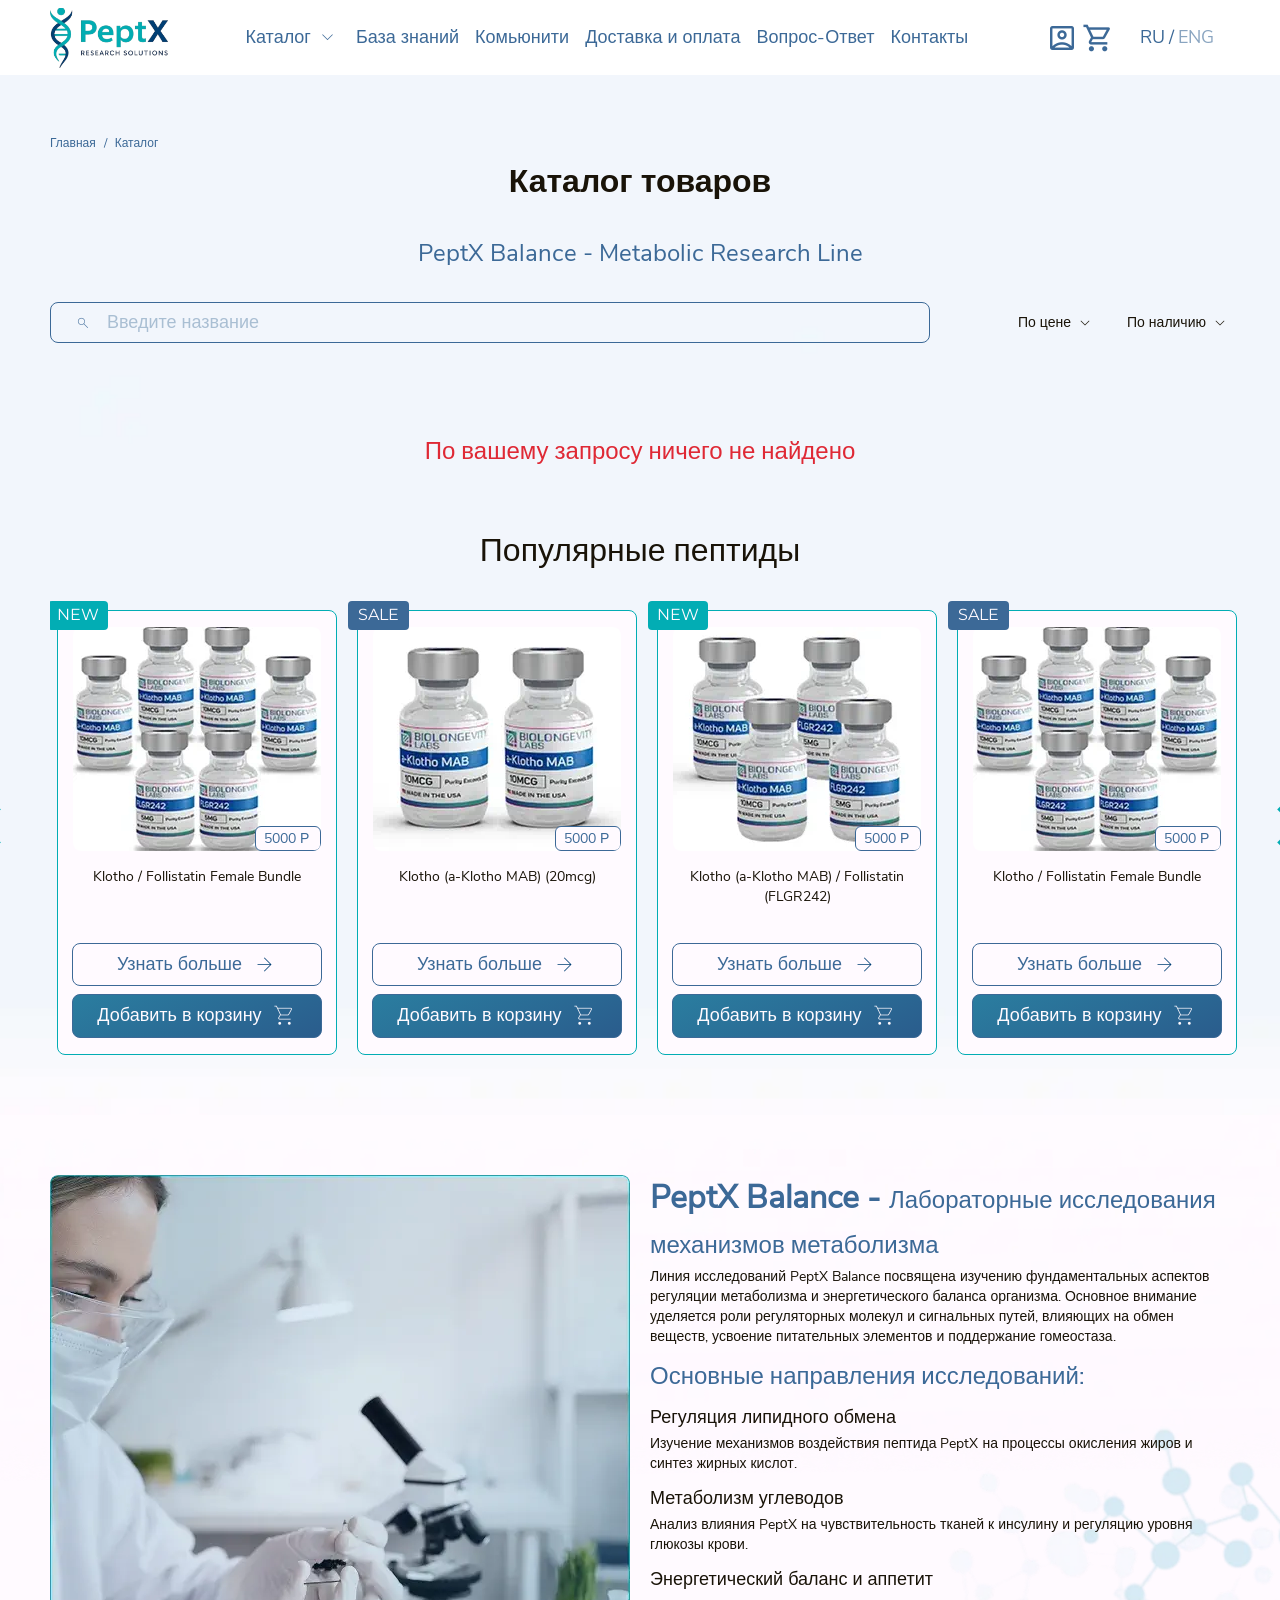
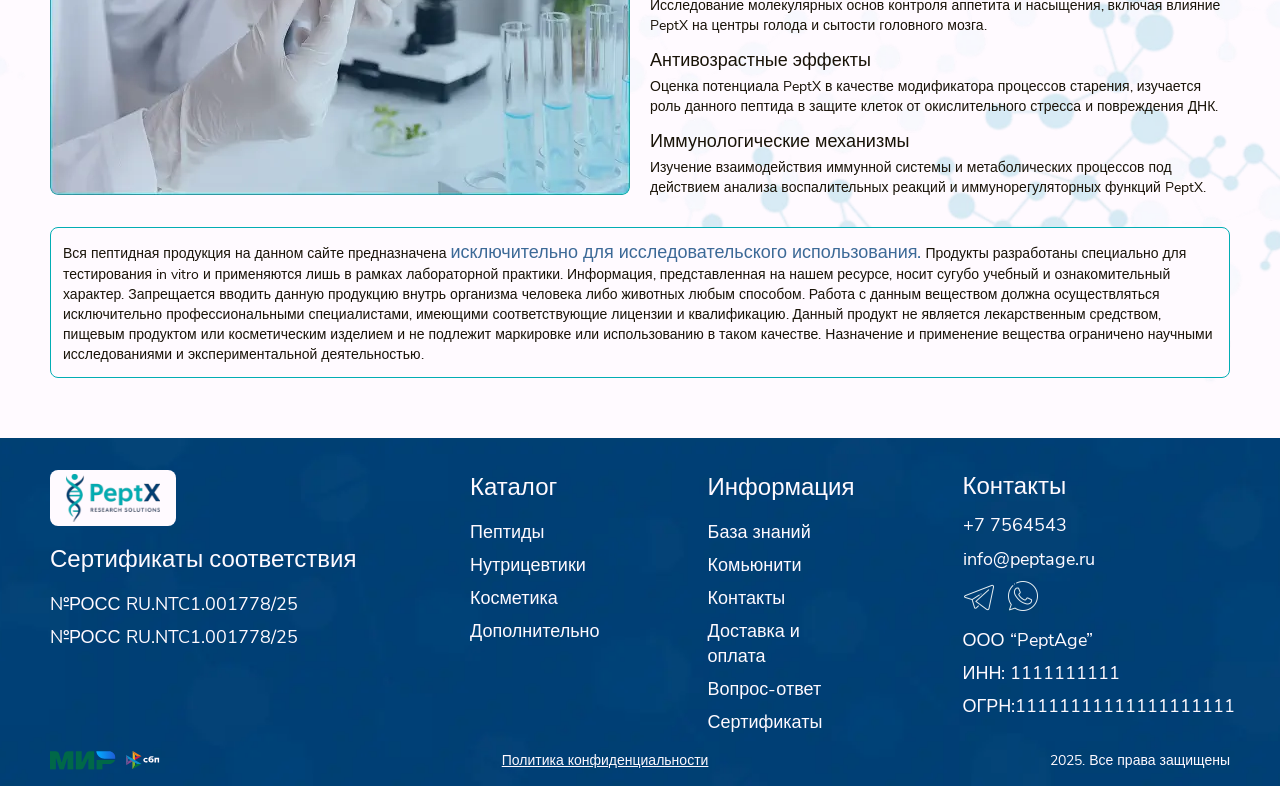
<file: catalog_error.html>
<!DOCTYPE html>
<html lang="ru">

<head>
  <link rel="stylesheet" href="css/fonts.css">
  <link rel="stylesheet" href="css/styles.css">
  <link rel="stylesheet" href="css/catalog.css">
</head>

<body>
  <header class="header">
    <div class="container">
      <div class="header_inner">
        <a class="header_log o" href="index.html">
          <img src="images/logo.svg" alt="Логотип">
        </a>

        <nav class="header-nav">
          <div class="header-nav__item header-nav__item--has-menu">
            <a class="main header-nav__link" href="catalog.html">Каталог</a>

            <button class="header-nav__toggle" type="button" aria-label="Открыть каталог" aria-expanded="false">
              <i data-icon="keyboard_arrow_down" class="header-nav__icon"></i>
            </button>

            <div class="services-menu" id="catalogMenu">
              <a class="services-item" href="catalog_peptid.html">
                <div class="services-item__left">
                  <i data-icon="allergy" class="services-item__icon"></i>

                  <div class="services-item__texts">
                    <div class="main services-item__title">PeptX Balance</div>
                    <div class="services-item__subtitle additional-mini">Metabolic Research Line</div>
                    <div class="additional-mini services-item__desc additional-mini">
                      Лабораторные исследования механизмов метаболизма
                    </div>
                  </div>
                </div>

                <div class="services-item__right">
                  <i data-icon="keyboard_arrow_right" class="services-item__arrow"></i>
                </div>
              </a>

              <a class="services-item" href="catalog_peptid.html">
                <div class="services-item__left">
                  <i data-icon="psychology" class="services-item__icon"></i>

                  <div class="services-item__texts">
                    <div class="main services-item__title">PeptX Neuro</div>
                    <div class="services-item__subtitle additional-mini">Cognitive Research Line</div>
                    <div class="additional-mini services-item__desc additional-mini">
                      Исследовательская платформа нейро-механизмов
                    </div>
                  </div>
                </div>

                <div class="services-item__right">
                  <i data-icon="keyboard_arrow_right" class="services-item__arrow"></i>
                </div>
              </a>

              <a class="services-item services-item--last" href="catalog_peptid.html">
                <div class="services-item__left">
                  <i data-icon="flowsheet" class="services-item__icon"></i>

                  <div class="services-item__texts">
                    <div class="main services-item__title">PeptX Age</div>
                    <div class="services-item__subtitle additional-mini">Longevity Research Line</div>
                    <div class="additional-mini services-item__desc additional-mini">
                      Изучение процессов старения и клеточной регуляции
                    </div>
                  </div>
                </div>

                <div class="services-item__right">
                  <i data-icon="keyboard_arrow_right" class="services-item__arrow"></i>
                </div>
              </a>
            </div>
          </div>

          <a class="main header-nav__link" href="notes.html">База знаний</a>
          <a class="main header-nav__link" href="notes.html">Комьюнити</a>
          <a class="main header-nav__link" href="info_page.html">Доставка и оплата</a>
          <a class="main header-nav__link" href="faq.html">Вопрос-Ответ</a>
          <a class="main header-nav__link" href="contacts.html">Контакты</a>
        </nav>

        <div class="header-tools">
          <div class="header-tools__icons">
            <button class="header-tools__icon" type="button" aria-label="Профиль">
              <i data-icon="account_box"></i>
            </button>
            <button class="header-tools__icon" type="button" aria-label="Корзина">
              <i data-icon="shopping_cart"></i>
            </button>
          </div>

          <div class="lang-switch main" data-lang="RU">
            <button class="lang-switch__btn is-active main" type="button" data-lang-btn="RU">RU</button>
            <span class="lang-switch__sep">/</span>
            <button class="lang-switch__btn main" type="button" data-lang-btn="ENG">ENG</button>
          </div>
        </div>
      </div>
    </div>
  </header>

  <section class="catalog-top">
    <div class="container">
      <div class="catalog-top__inner">

        <div class="catalog-top__head">
          <div class="catalog-top__breadcrumbs additional-mini">
            <a class="catalog-top__crumb" href="index.html">Главная</a>
            <span class="catalog-top__sep">/</span>
            <span class="catalog-top__crumb">Каталог</span>
          </div>
          <h1 class="catalog-top__title h2">Каталог товаров</h1>
        </div>

        <h2 class="catalog-top__subtitle h3">PeptX Balance - Metabolic Research Line</h2>

        <div class="catalog-top__controls">
          <div class="catalog-search">
            <i data-icon="search" class="catalog-search__icon" aria-hidden="true"></i>
            <span class="catalog-search__placeholder main">Введите название</span>
          </div>

          <div class="catalog-filters">
            <div class="catalog-filter" data-filter>
              <button class="catalog-filter__btn additional" type="button">
                По цене
                <i data-icon="keyboard_arrow_down" class="catalog-filter__arrow" aria-hidden="true"></i>
              </button>

              <div class="catalog-filter__menu" role="menu">
                <button class="catalog-filter__item">
                  <span class="catalog-filter__item-text">Сначала дешёвые</span>
                </button>

                <div class="catalog-filter__divider"></div>

                <button class="catalog-filter__item">
                  <span class="catalog-filter__item-text">Сначала дорогие</span>
                </button>

              </div>
            </div>

            <div class="catalog-filter" data-filter>
              <button class="catalog-filter__btn additional" type="button">
                По наличию
                <i data-icon="keyboard_arrow_down" class="catalog-filter__arrow" aria-hidden="true"></i>
              </button>

              <div class="catalog-filter__menu" role="menu">
                <button class="catalog-filter__item" type="button">В наличии</button>
                <div class="catalog-filter__divider"></div>
                <button class="catalog-filter__item" type="button">Нет в наличии</button>
              </div>
            </div>
          </div>
        </div>
        <div class="catalog__error">
          <p class="catalog__error-text h3">По вашему запросу ничего не найдено</p>
          <div class="popular__inner">
            <h2 class="h2 popular__title">Популярные пептиды</h2>

            <div class="popular__shell">
              <button class="popular__arrow popular__arrow--left" type="button" aria-label="Влево">
                <i data-icon="keyboard_arrow_left"></i>
              </button>

              <div class="popular__viewport" id="popularViewport">
                <div class="popular__track" id="popularTrack">
                  <article class="product-card">
                    <div class="product-card__badge product-card__badge--new">NEW</div>

                    <div class="product-card__media">
                      <img class="product-card__img" src="images/pept_1.webp" alt="Peptide">
                      <div class="additional product-card__price">5000 Р</div>
                    </div>

                    <div class="additional product-card__name">Klotho / Follistatin Female Bundle</div>

                    <div class="product-card__actions">
                      <a class="product-card__btn product-card__btn--ghost" href="product.html">
                        <span class="main">Узнать больше</span>
                        <img src="images/arrow_right_1.svg" alt="">
                      </a>

                      <button class="product-card__btn product-card__btn--primary" type="button">
                        <span class="main">Добавить в корзину</span>
                        <img src="images/shopping.svg" alt="">
                      </button>
                    </div>
                  </article>

                  <article class="product-card">
                    <div class="product-card__badge product-card__badge--sale">SALE</div>

                    <div class="product-card__media">
                      <img class="product-card__img" src="images/pept_2.webp" alt="Peptide">
                      <div class="additional product-card__price">5000 Р</div>
                    </div>

                    <div class="additional product-card__name">Klotho (a-Klotho MAB) (20mcg)</div>

                    <div class="product-card__actions">
                      <a class="product-card__btn product-card__btn--ghost" href="product.html">
                        <span class="main">Узнать больше</span>
                        <img src="images/arrow_right_1.svg" alt="">
                      </a>

                      <button class="product-card__btn product-card__btn--primary" type="button">
                        <span class="main">Добавить в корзину</span>
                        <img src="images/shopping.svg" alt="">
                      </button>
                    </div>
                  </article>

                  <article class="product-card">
                    <div class="product-card__badge product-card__badge--new">NEW</div>

                    <div class="product-card__media">
                      <img class="product-card__img" src="images/pept_3.webp" alt="Peptide">
                      <div class="additional product-card__price">5000 Р</div>
                    </div>

                    <div class="additional product-card__name">Klotho (a-Klotho MAB) / Follistatin (FLGR242)</div>

                    <div class="product-card__actions">
                      <a class="product-card__btn product-card__btn--ghost" href="product.html">
                        <span class="main">Узнать больше</span>
                        <img src="images/arrow_right_1.svg" alt="">
                      </a>

                      <button class="product-card__btn product-card__btn--primary" type="button">
                        <span class="main">Добавить в корзину</span>
                        <img src="images/shopping.svg" alt="">
                      </button>
                    </div>
                  </article>

                  <article class="product-card">
                    <div class="product-card__badge product-card__badge--sale">SALE</div>

                    <div class="product-card__media">
                      <img class="product-card__img" src="images/pept_1.webp" alt="Peptide">
                      <div class="additional product-card__price">5000 Р</div>
                    </div>

                    <div class="additional product-card__name">Klotho / Follistatin Female Bundle</div>

                    <div class="product-card__actions">
                      <a class="product-card__btn product-card__btn--ghost" href="product.html">
                        <span class="main">Узнать больше</span>
                        <img src="images/arrow_right_1.svg" alt="">
                      </a>

                      <button class="product-card__btn product-card__btn--primary" type="button">
                        <span class="main">Добавить в корзину</span>
                        <img src="images/shopping.svg" alt="">
                      </button>
                    </div>
                  </article>

                  <article class="product-card">
                    <div class="product-card__badge product-card__badge--new">NEW</div>

                    <div class="product-card__media">
                      <img class="product-card__img" src="images/pept_1.webp" alt="Peptide">
                      <div class="additional product-card__price">5000 Р</div>
                    </div>

                    <div class="additional product-card__name">Peptide name example long long</div>

                    <div class="product-card__actions">
                      <a class="product-card__btn product-card__btn--ghost" href="product.html">
                        <span class="main">Узнать больше</span>
                        <img src="images/arrow_right_1.svg" alt="">
                      </a>

                      <button class="product-card__btn product-card__btn--primary" type="button">
                        <span class="main">Добавить в корзину</span>
                        <img src="images/shopping.svg" alt="">
                      </button>
                    </div>
                  </article>

                  <article class="product-card">
                    <div class="product-card__badge product-card__badge--sale">SALE</div>

                    <div class="product-card__media">
                      <img class="product-card__img" src="images/pept_2.webp" alt="Peptide">
                      <div class="additional product-card__price">5000 Р</div>
                    </div>

                    <div class="additional product-card__name">Peptide name example</div>

                    <div class="product-card__actions">
                      <a class="product-card__btn product-card__btn--ghost" href="product.html">
                        <span class="main">Узнать больше</span>
                        <img src="images/arrow_right_1.svg" alt="">
                      </a>

                      <button class="product-card__btn product-card__btn--primary" type="button">
                        <span class="main">Добавить в корзину</span>
                        <img src="images/shopping.svg" alt="">
                      </button>
                    </div>
                  </article>

                  <article class="product-card">
                    <div class="product-card__badge product-card__badge--new">NEW</div>

                    <div class="product-card__media">
                      <img class="product-card__img" src="images/pept_3.webp" alt="Peptide">
                      <div class="additional product-card__price">5000 Р</div>
                    </div>

                    <div class="additional product-card__name">Peptide name example</div>

                    <div class="product-card__actions">
                      <a class="product-card__btn product-card__btn--ghost" href="product.html">
                        <span class="main">Узнать больше</span>
                        <img src="images/arrow_right_1.svg" alt="">
                      </a>

                      <button class="product-card__btn product-card__btn--primary" type="button">
                        <span class="main">Добавить в корзину</span>
                        <img src="images/shopping.svg" alt="">
                      </button>
                    </div>
                  </article>

                  <article class="product-card">
                    <div class="product-card__badge product-card__badge--sale">SALE</div>

                    <div class="product-card__media">
                      <img class="product-card__img" src="images/pept_1.webp" alt="Peptide">
                      <div class="additional product-card__price">5000 Р</div>
                    </div>

                    <div class="additional product-card__name">Peptide name example</div>

                    <div class="product-card__actions">
                      <a class="product-card__btn product-card__btn--ghost" href="product.html">
                        <span class="main">Узнать больше</span>
                        <img src="images/arrow_right_1.svg" alt="">
                      </a>

                      <button class="product-card__btn product-card__btn--primary" type="button">
                        <span class="main">Добавить в корзину</span>
                        <img src="images/shopping.svg" alt="">
                      </button>
                    </div>
                  </article>
                </div>
              </div>

              <button class="popular__arrow popular__arrow--right" type="button" aria-label="Вправо">
                <i data-icon="keyboard_arrow_right"></i>
              </button>
            </div>
          </div>
        </div>
      </div>
    </div>
  </section>


  <section class="peptage">
    <div class="container">
      <div class="peptage__inner">

        <div class="peptage__content">
          <img class="peptage__img" src="images/girl.webp" alt="PeptX Balance">

          <div class="peptage__text">
            <h2 class="h2 peptage__title">PeptX Balance - <span class="h3">Лабораторные исследования механизмов
                метаболизма</span></h2>

            <p class="additional peptage__lead">
              Линия исследований PeptX Balance посвящена изучению фундаментальных аспектов регуляции метаболизма и
              энергетического баланса организма. Основное внимание уделяется роли регуляторных молекул и сигнальных
              путей,
              влияющих на обмен веществ, усвоение питательных элементов и поддержание гомеостаза.
            </p>

            <h3 class="h3 peptage__subtitle">Основные направления исследований:</h3>

            <div class="peptage__point">
              <div class="main peptage__point-title">Регуляция липидного обмена</div>
              <div class="additional peptage__point-text">
                Изучение механизмов воздействия пептида PeptX на процессы окисления жиров и синтез жирных кислот.
              </div>
            </div>

            <div class="peptage__point">
              <div class="main peptage__point-title">Метаболизм углеводов</div>
              <div class="additional peptage__point-text">
                Анализ влияния PeptX на чувствительность тканей к инсулину и регуляцию уровня глюкозы крови.
              </div>
            </div>

            <div class="peptage__point">
              <div class="main peptage__point-title">Энергетический баланс и аппетит</div>
              <div class="additional peptage__point-text">
                Исследование молекулярных основ контроля аппетита и насыщения, включая влияние PeptX на центры голода и
                сытости головного мозга.
              </div>
            </div>

            <div class="peptage__point">
              <div class="main peptage__point-title">Антивозрастные эффекты</div>
              <div class="additional peptage__point-text">
                Оценка потенциала PeptX в качестве модификатора процессов старения, изучается роль данного пептида в
                защите
                клеток от окислительного стресса и повреждения ДНК.
              </div>
            </div>

            <div class="peptage__point">
              <div class="main peptage__point-title">Иммунологические механизмы</div>
              <div class="additional peptage__point-text">
                Изучение взаимодействия иммунной системы и метаболических процессов под действием анализа
                воспалительных реакций и иммунорегуляторных функций PeptX.
              </div>
            </div>
          </div>
        </div>

        <div class="peptage__description additional">
          Вся пептидная продукция на данном сайте предназначена
          <span class="main peptage__accent">исключительно для исследовательского использования.</span>
          Продукты разработаны специально для тестирования in vitro и применяются лишь в рамках лабораторной практики.
          Информация, представленная на нашем ресурсе, носит сугубо учебный и ознакомительный характер. Запрещается
          вводить данную продукцию внутрь организма человека либо животных любым способом. Работа с данным веществом
          должна осуществляться исключительно профессиональными специалистами, имеющими соответствующие лицензии и
          квалификацию. Данный продукт не является лекарственным средством, пищевым продуктом или косметическим изделием
          и не подлежит маркировке или использованию в таком качестве. Назначение и применение вещества ограничено
          научными исследованиями и экспериментальной деятельностью.
        </div>

      </div>
    </div>
  </section>


  <footer class="footer">
    <div class="container">
      <div class="footer__inner">
        <div class="footer__top">
          <div class="footer__col footer__col-logo">
            <a class="footer__logo" href="index.html">
              <img src="images/footer_logo.svg" alt="PeptX">
            </a>
            <div class="footer__title-logo h3">Сертификаты соответствия</div>
            <div class="footer__text main">
              <a class="main" href="#">№РОСС RU.NTC1.001778/25</a>
              <a class="main" href="#">№РОСС RU.NTC1.001778/25</a>
            </div>
          </div>

          <div class="footer__col">
            <div class="footer__title h3">Каталог</div>
            <nav class="footer__list">
              <a class="main" href="catalog_peptid.html">Пептиды</a>
              <a class="main" href="catalog.html">Нутрицевтики</a>
              <a class="main" href="catalog.html">Косметика</a>
              <a class="main" href="catalog.html">Дополнительно</a>
            </nav>
          </div>

          <div class="footer__col">
            <div class="footer__title h3">Информация</div>
            <nav class="footer__list">
              <a class="main" href="notes.html">База знаний</a>
              <a class="main" href="notes.html">Комьюнити</a>
              <a class="main" href="contacts.html">Контакты</a>
              <a class="main" href="info_page.html">Доставка и оплата</a>
              <a class="main" href="faq.html">Вопрос-ответ</a>
              <a class="main" href="#">Сертификаты</a>
            </nav>
          </div>

          <div class="footer__col">
            <div class="footer__title-contacts h3">Контакты</div>

            <div class="footer__contacts">
              <a class="footer__link main" href="tel:+7564543">+7 7564543</a>
              <a class="footer__link main" href="mailto:info@peptage.ru">info@peptage.ru</a>

              <div class="footer__socials">
                <a href="#" aria-label="Telegram">
                  <img src="images/telega.svg" alt="">
                </a>
                <a href="#" aria-label="WhatsApp">
                  <img src="images/whatsapp.svg" alt="">
                </a>
              </div>

              <div class="footer__text main">
                <a class="main" href="#">ООО “PeptAge”</a>
                <a class="main" href="#">ИНН: 1111111111</a>
                <a class="main" href="#">ОГРН:11111111111111111111</a>
              </div>
            </div>
          </div>
        </div>

        <div class="footer__bottom">
          <div class="footer__pay">
            <img src="images/mir.svg" alt="Мир">
            <img src="images/sbp.svg" alt="СБП">
          </div>
          <a class="footer__policy additional" href="#">Политика конфиденциальности</a>
          <div class="footer__copy additional">2025. Все права защищены</div>
        </div>
      </div>
    </div>
  </footer>

  <script src="https://code.jquery.com/jquery-3.7.1.min.js"></script>
  <script src="js/icons.js"></script>
  <script src="js/main.js"></script>
</body>

</html>
</file>
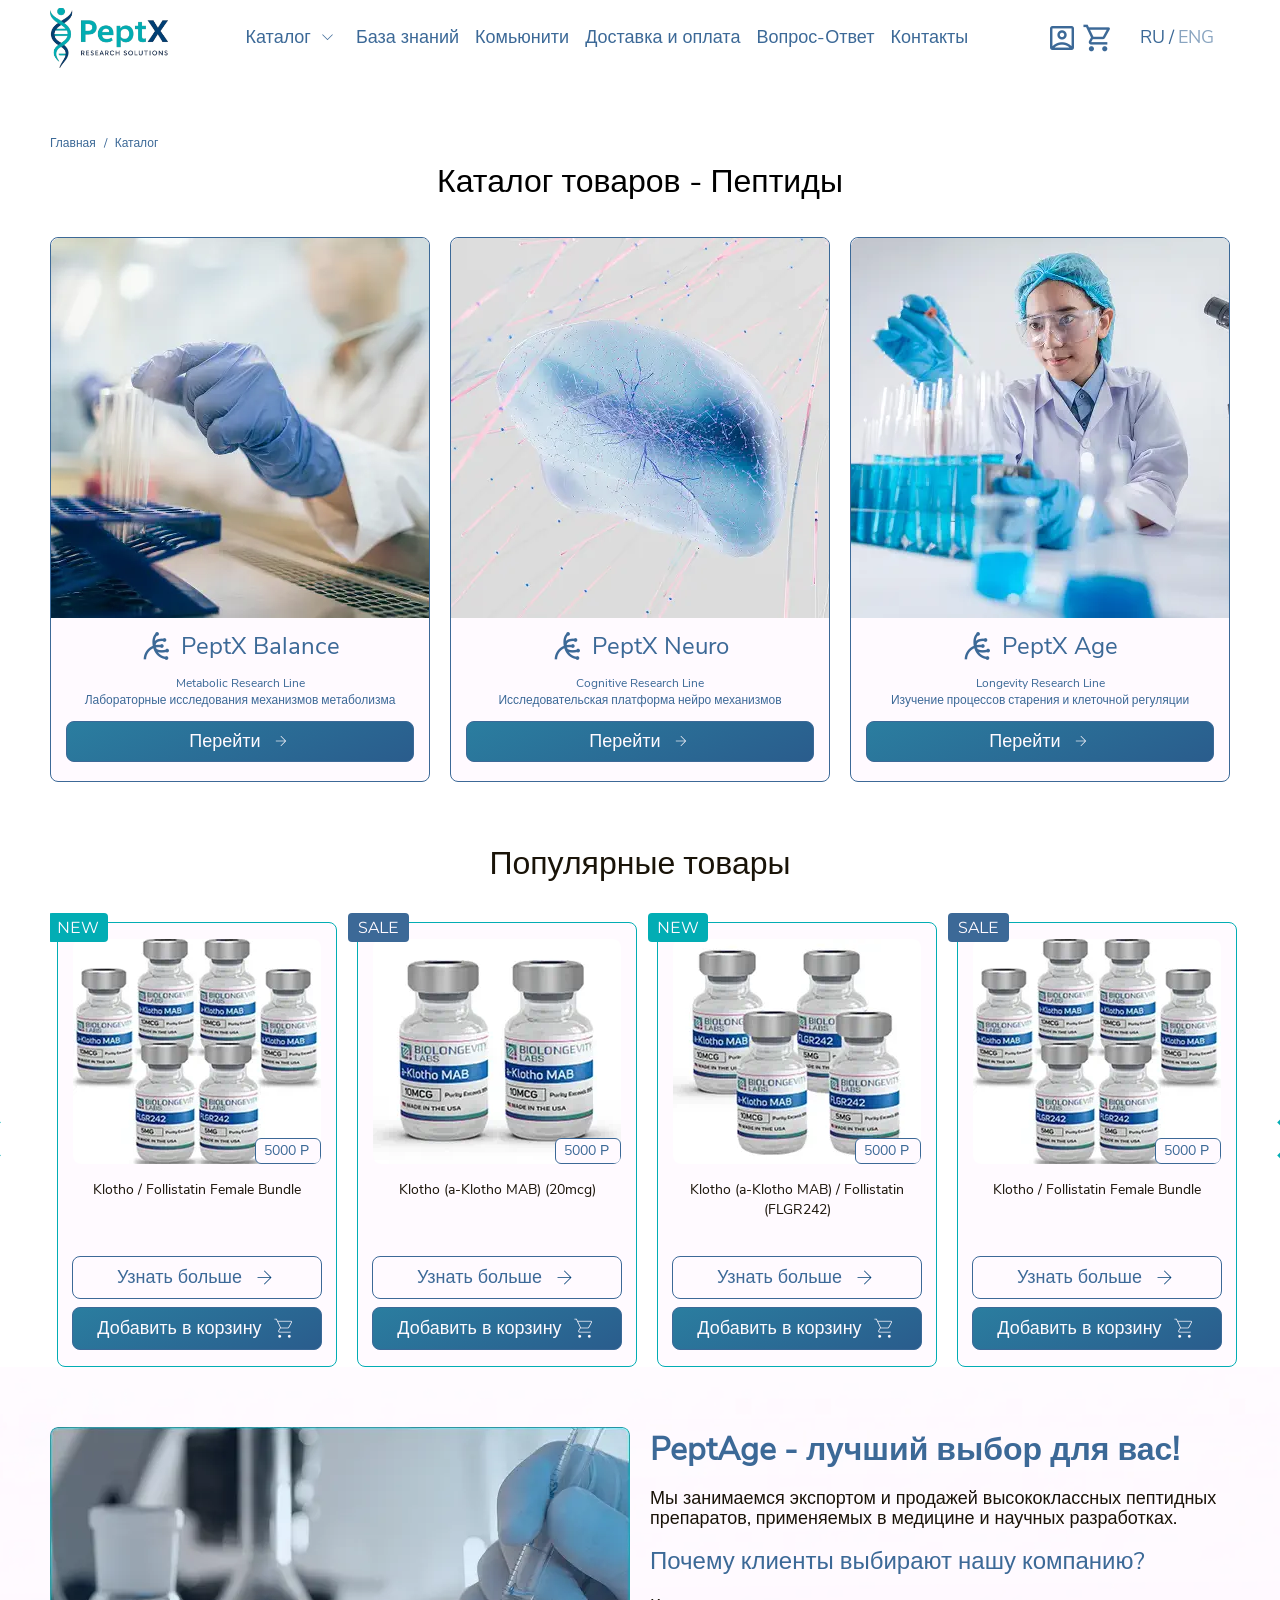
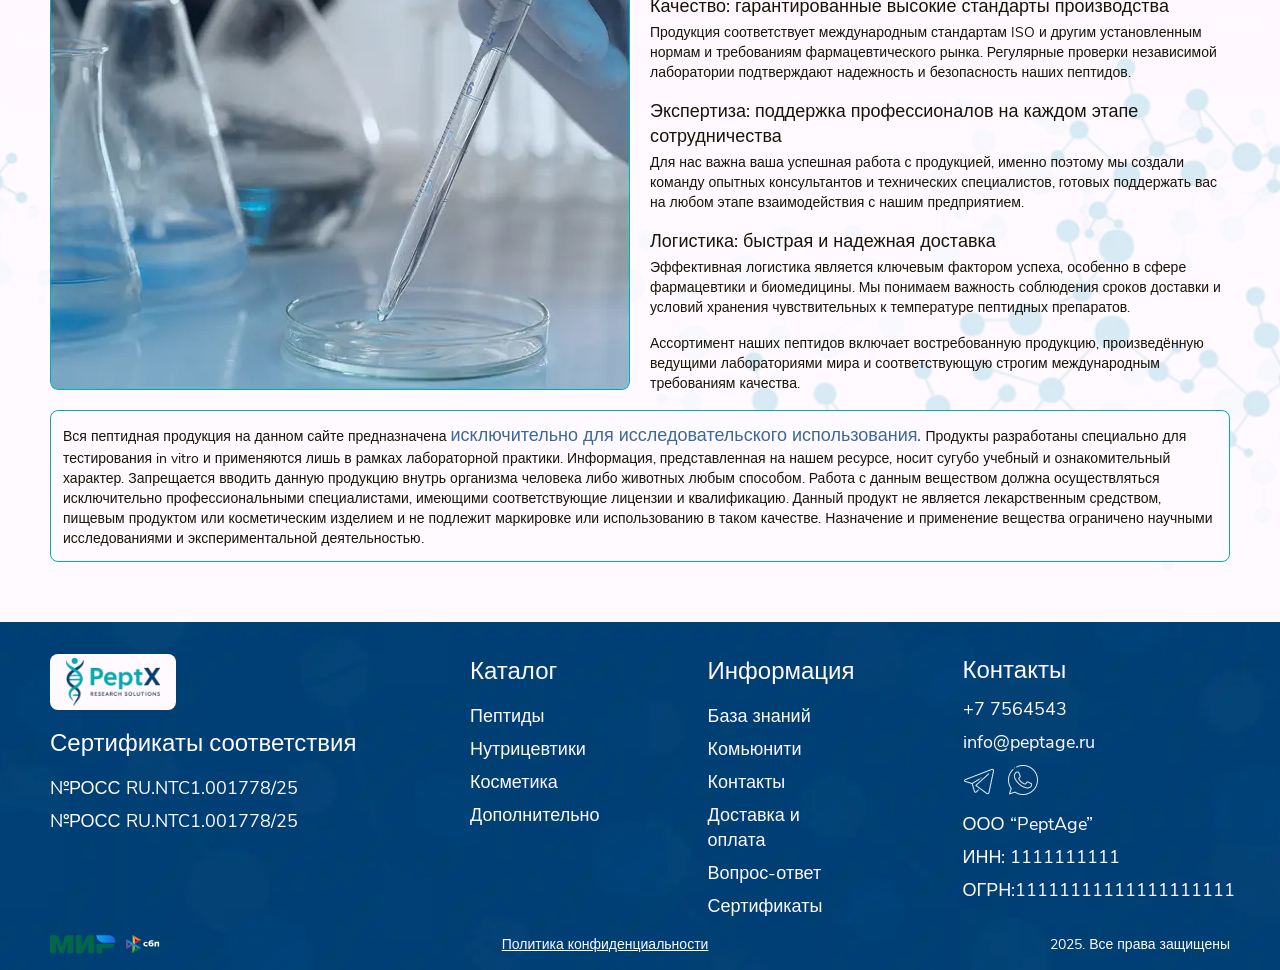
<file: catalog_peptid.html>
<!DOCTYPE html>
<html lang="ru">

<head>
  <link rel="stylesheet" href="css/fonts.css">
  <link rel="stylesheet" href="css/styles.css">
  <link rel="stylesheet" href="css/catalog_peptid.css">
</head>

<body>
  <header class="header">
    <div class="container">
      <div class="header_inner">
        <a class="header_log o" href="index.html">
          <img src="images/logo.svg" alt="Логотип">
        </a>

        <nav class="header-nav">
          <div class="header-nav__item header-nav__item--has-menu">
            <a class="main header-nav__link" href="catalog.html">Каталог</a>

            <button class="header-nav__toggle" type="button" aria-label="Открыть каталог" aria-expanded="false">
              <i data-icon="keyboard_arrow_down" class="header-nav__icon"></i>
            </button>

            <div class="services-menu" id="catalogMenu">
              <a class="services-item" href="catalog_peptid.html">
                <div class="services-item__left">
                  <i data-icon="allergy" class="services-item__icon"></i>

                  <div class="services-item__texts">
                    <div class="main services-item__title">PeptX Balance</div>
                    <div class="services-item__subtitle additional-mini">Metabolic Research Line</div>
                    <div class="additional-mini services-item__desc additional-mini">
                      Лабораторные исследования механизмов метаболизма
                    </div>
                  </div>
                </div>

                <div class="services-item__right">
                  <i data-icon="keyboard_arrow_right" class="services-item__arrow"></i>
                </div>
              </a>

              <a class="services-item" href="catalog_peptid.html">
                <div class="services-item__left">
                  <i data-icon="psychology" class="services-item__icon"></i>

                  <div class="services-item__texts">
                    <div class="main services-item__title">PeptX Neuro</div>
                    <div class="services-item__subtitle additional-mini">Cognitive Research Line</div>
                    <div class="additional-mini services-item__desc additional-mini">
                      Исследовательская платформа нейро-механизмов
                    </div>
                  </div>
                </div>

                <div class="services-item__right">
                  <i data-icon="keyboard_arrow_right" class="services-item__arrow"></i>
                </div>
              </a>

              <a class="services-item services-item--last" href="catalog_peptid.html">
                <div class="services-item__left">
                  <i data-icon="flowsheet" class="services-item__icon"></i>

                  <div class="services-item__texts">
                    <div class="main services-item__title">PeptX Age</div>
                    <div class="services-item__subtitle additional-mini">Longevity Research Line</div>
                    <div class="additional-mini services-item__desc additional-mini">
                      Изучение процессов старения и клеточной регуляции
                    </div>
                  </div>
                </div>

                <div class="services-item__right">
                  <i data-icon="keyboard_arrow_right" class="services-item__arrow"></i>
                </div>
              </a>
            </div>
          </div>

          <a class="main header-nav__link" href="notes.html">База знаний</a>
          <a class="main header-nav__link" href="notes.html">Комьюнити</a>
          <a class="main header-nav__link" href="info_page.html">Доставка и оплата</a>
          <a class="main header-nav__link" href="faq.html">Вопрос-Ответ</a>
          <a class="main header-nav__link" href="contacts.html">Контакты</a>
        </nav>

        <div class="header-tools">
          <div class="header-tools__icons">
            <button class="header-tools__icon" type="button" aria-label="Профиль">
              <i data-icon="account_box"></i>
            </button>
            <button class="header-tools__icon" type="button" aria-label="Корзина">
              <i data-icon="shopping_cart"></i>
            </button>
          </div>

          <div class="lang-switch main" data-lang="RU">
            <button class="lang-switch__btn is-active main" type="button" data-lang-btn="RU">RU</button>
            <span class="lang-switch__sep">/</span>
            <button class="lang-switch__btn main" type="button" data-lang-btn="ENG">ENG</button>
          </div>
        </div>
      </div>
    </div>
  </header>

  <section class="catalog-top">
    <div class="container">
      <div class="catalog-top__inner">

        <div class="catalog__peptid">
          <div class="catalog-top__head">
            <div class="catalog-top__breadcrumbs additional-mini">
              <a class="catalog-top__crumb" href="index.html">Главная</a>
              <span class="catalog-top__sep">/</span>
              <span class="catalog-top__crumb">Каталог</span>
            </div>
            <h1 class="catalog-top__title h2">Каталог товаров - Пептиды</h1>
          </div>
          <div class="lines__grid">

            <article class="line-card">
              <div class="line-card__media">
                <img class="line-card__img" src="images/catalog_line_1.webp" alt="PeptX Balance">
              </div>

              <div class="line-card__body">
                <div class="line-card__title h3">
                  <i data-icon="allergy" class="line-card__icon" aria-hidden="true"></i>
                  <span>PeptX Balance</span>
                </div>

                <p class="line-card__desc additional-mini">
                  Metabolic Research Line<br>
                  Лабораторные исследования механизмов метаболизма
                </p>

                <a class="line-card__btn main" href="catalog.html">
                  <span>Перейти</span>
                  <i data-icon="arrow_forward" class="line-card__btn-icon" aria-hidden="true"></i>
                </a>
              </div>
            </article>

            <article class="line-card">
              <div class="line-card__media">
                <img class="line-card__img" src="images/catalog_line_2.webp" alt="PeptX Neuro">
              </div>

              <div class="line-card__body">
                <div class="line-card__title h3">
                  <i data-icon="allergy" class="line-card__icon" aria-hidden="true"></i>
                  <span>PeptX Neuro</span>
                </div>

                <p class="line-card__desc additional-mini">
                  Cognitive Research Line<br>
                  Исследовательская платформа нейро механизмов
                </p>

                <a class="line-card__btn main" href="catalog.html">
                  <span>Перейти</span>
                  <i data-icon="arrow_forward" class="line-card__btn-icon" aria-hidden="true"></i>
                </a>
              </div>
            </article>

            <article class="line-card">
              <div class="line-card__media">
                <img class="line-card__img" src="images/catalog_line_3.webp" alt="PeptX Age">
              </div>

              <div class="line-card__body">
                <div class="line-card__title h3">
                  <i data-icon="allergy" class="line-card__icon" aria-hidden="true"></i>
                  <span>PeptX Age</span>
                </div>

                <p class="line-card__desc additional-mini">
                  Longevity Research Line<br>
                  Изучение процессов старения и клеточной регуляции
                </p>

                <a class="line-card__btn main" href="catalog.html">
                  <span>Перейти</span>
                  <i data-icon="arrow_forward" class="line-card__btn-icon" aria-hidden="true"></i>
                </a>
              </div>
            </article>
          </div>
        </div>

        <div class="popular__inner">
          <h2 class="h2 popular__title">Популярные товары</h2>

          <div class="popular__shell">
            <button class="popular__arrow popular__arrow--left" type="button" aria-label="Влево">
              <i data-icon="keyboard_arrow_left"></i>
            </button>

            <div class="popular__viewport" id="popularViewport">
              <div class="popular__track" id="popularTrack">
                <article class="product-card">
                  <div class="product-card__badge product-card__badge--new">NEW</div>

                  <div class="product-card__media">
                    <img class="product-card__img" src="images/pept_1.webp" alt="Peptide">
                    <div class="additional product-card__price">5000 Р</div>
                  </div>

                  <div class="additional product-card__name">Klotho / Follistatin Female Bundle</div>

                  <div class="product-card__actions">
                    <a class="product-card__btn product-card__btn--ghost" href="product.html">
                      <span class="main">Узнать больше</span>
                      <img src="images/arrow_right_1.svg" alt="">
                    </a>

                    <button class="product-card__btn product-card__btn--primary" type="button">
                      <span class="main">Добавить в корзину</span>
                      <img src="images/shopping.svg" alt="">
                    </button>
                  </div>
                </article>

                <article class="product-card">
                  <div class="product-card__badge product-card__badge--sale">SALE</div>

                  <div class="product-card__media">
                    <img class="product-card__img" src="images/pept_2.webp" alt="Peptide">
                    <div class="additional product-card__price">5000 Р</div>
                  </div>

                  <div class="additional product-card__name">Klotho (a-Klotho MAB) (20mcg)</div>

                  <div class="product-card__actions">
                    <a class="product-card__btn product-card__btn--ghost" href="product.html">
                      <span class="main">Узнать больше</span>
                      <img src="images/arrow_right_1.svg" alt="">
                    </a>

                    <button class="product-card__btn product-card__btn--primary" type="button">
                      <span class="main">Добавить в корзину</span>
                      <img src="images/shopping.svg" alt="">
                    </button>
                  </div>
                </article>

                <article class="product-card">
                  <div class="product-card__badge product-card__badge--new">NEW</div>

                  <div class="product-card__media">
                    <img class="product-card__img" src="images/pept_3.webp" alt="Peptide">
                    <div class="additional product-card__price">5000 Р</div>
                  </div>

                  <div class="additional product-card__name">Klotho (a-Klotho MAB) / Follistatin (FLGR242)</div>

                  <div class="product-card__actions">
                    <a class="product-card__btn product-card__btn--ghost" href="product.html">
                      <span class="main">Узнать больше</span>
                      <img src="images/arrow_right_1.svg" alt="">
                    </a>

                    <button class="product-card__btn product-card__btn--primary" type="button">
                      <span class="main">Добавить в корзину</span>
                      <img src="images/shopping.svg" alt="">
                    </button>
                  </div>
                </article>

                <article class="product-card">
                  <div class="product-card__badge product-card__badge--sale">SALE</div>

                  <div class="product-card__media">
                    <img class="product-card__img" src="images/pept_1.webp" alt="Peptide">
                    <div class="additional product-card__price">5000 Р</div>
                  </div>

                  <div class="additional product-card__name">Klotho / Follistatin Female Bundle</div>

                  <div class="product-card__actions">
                    <a class="product-card__btn product-card__btn--ghost" href="product.html">
                      <span class="main">Узнать больше</span>
                      <img src="images/arrow_right_1.svg" alt="">
                    </a>

                    <button class="product-card__btn product-card__btn--primary" type="button">
                      <span class="main">Добавить в корзину</span>
                      <img src="images/shopping.svg" alt="">
                    </button>
                  </div>
                </article>

                <article class="product-card">
                  <div class="product-card__badge product-card__badge--new">NEW</div>

                  <div class="product-card__media">
                    <img class="product-card__img" src="images/pept_1.webp" alt="Peptide">
                    <div class="additional product-card__price">5000 Р</div>
                  </div>

                  <div class="additional product-card__name">Peptide name example long long</div>

                  <div class="product-card__actions">
                    <a class="product-card__btn product-card__btn--ghost" href="product.html">
                      <span class="main">Узнать больше</span>
                      <img src="images/arrow_right_1.svg" alt="">
                    </a>

                    <button class="product-card__btn product-card__btn--primary" type="button">
                      <span class="main">Добавить в корзину</span>
                      <img src="images/shopping.svg" alt="">
                    </button>
                  </div>
                </article>

                <article class="product-card">
                  <div class="product-card__badge product-card__badge--sale">SALE</div>

                  <div class="product-card__media">
                    <img class="product-card__img" src="images/pept_2.webp" alt="Peptide">
                    <div class="additional product-card__price">5000 Р</div>
                  </div>

                  <div class="additional product-card__name">Peptide name example</div>

                  <div class="product-card__actions">
                    <a class="product-card__btn product-card__btn--ghost" href="product.html">
                      <span class="main">Узнать больше</span>
                      <img src="images/arrow_right_1.svg" alt="">
                    </a>

                    <button class="product-card__btn product-card__btn--primary" type="button">
                      <span class="main">Добавить в корзину</span>
                      <img src="images/shopping.svg" alt="">
                    </button>
                  </div>
                </article>

                <article class="product-card">
                  <div class="product-card__badge product-card__badge--new">NEW</div>

                  <div class="product-card__media">
                    <img class="product-card__img" src="images/pept_3.webp" alt="Peptide">
                    <div class="additional product-card__price">5000 Р</div>
                  </div>

                  <div class="additional product-card__name">Peptide name example</div>

                  <div class="product-card__actions">
                    <a class="product-card__btn product-card__btn--ghost" href="product.html">
                      <span class="main">Узнать больше</span>
                      <img src="images/arrow_right_1.svg" alt="">
                    </a>

                    <button class="product-card__btn product-card__btn--primary" type="button">
                      <span class="main">Добавить в корзину</span>
                      <img src="images/shopping.svg" alt="">
                    </button>
                  </div>
                </article>

                <article class="product-card">
                  <div class="product-card__badge product-card__badge--sale">SALE</div>

                  <div class="product-card__media">
                    <img class="product-card__img" src="images/pept_1.webp" alt="Peptide">
                    <div class="additional product-card__price">5000 Р</div>
                  </div>

                  <div class="additional product-card__name">Peptide name example</div>

                  <div class="product-card__actions">
                    <a class="product-card__btn product-card__btn--ghost" href="product.html">
                      <span class="main">Узнать больше</span>
                      <img src="images/arrow_right_1.svg" alt="">
                    </a>

                    <button class="product-card__btn product-card__btn--primary" type="button">
                      <span class="main">Добавить в корзину</span>
                      <img src="images/shopping.svg" alt="">
                    </button>
                  </div>
                </article>
              </div>
            </div>

            <button class="popular__arrow popular__arrow--right" type="button" aria-label="Вправо">
              <i data-icon="keyboard_arrow_right"></i>
            </button>
          </div>
        </div>
      </div>
    </div>
  </section>


  <section class="peptage">
    <div class="container">
      <div class="peptage__inner">

        <div class="peptage__content">
          <img class="peptage__img" src="images/peptage.webp" alt="PeptAge">

          <div class="peptage__text">
            <h2 class="h2 peptage__title">PeptAge - лучший выбор для вас!</h2>

            <p class="main peptage__lead">
              Мы занимаемся экспортом и продажей высококлассных пептидных препаратов, применяемых в медицине и научных
              разработках.
            </p>

            <h3 class="h3 peptage__subtitle">Почему клиенты выбирают нашу компанию?</h3>

            <div class="peptage__point">
              <div class="main peptage__point-title">Качество: гарантированные высокие стандарты производства</div>
              <div class="additional peptage__point-text">
                Продукция соответствует международным стандартам ISO и другим установленным нормам и требованиям
                фармацевтического рынка. Регулярные проверки независимой лаборатории подтверждают надежность и
                безопасность наших пептидов.
              </div>
            </div>

            <div class="peptage__point">
              <div class="main peptage__point-title">
                Экспертиза: поддержка профессионалов на каждом этапе сотрудничества
              </div>
              <div class="additional peptage__point-text">
                Для нас важна ваша успешная работа с продукцией, именно поэтому мы создали команду опытных консультантов
                и технических специалистов, готовых поддержать вас на любом этапе взаимодействия с нашим предприятием.
              </div>
            </div>

            <div class="peptage__point">
              <div class="main peptage__point-title">Логистика: быстрая и надежная доставка</div>
              <div class="additional peptage__point-text">
                Эффективная логистика является ключевым фактором успеха, особенно в сфере фармацевтики и биомедицины. Мы
                понимаем важность соблюдения сроков доставки и условий хранения чувствительных к температуре пептидных
                препаратов.
              </div>
            </div>

            <p class="additional peptage__assort">
              Ассортимент наших пептидов включает востребованную продукцию, произведённую ведущими лабораториями мира и
              соответствующую строгим международным требованиям качества.
            </p>
          </div>
        </div>

        <div class="peptage__description additional">
          Вся пептидная продукция на данном сайте предназначена
          <span class="main peptage__accent">исключительно для исследовательского использования.</span>
          Продукты разработаны специально для тестирования in vitro и применяются лишь в рамках лабораторной практики.
          Информация, представленная на нашем ресурсе, носит сугубо учебный и ознакомительный характер. Запрещается
          вводить данную продукцию внутрь организма человека либо животных любым способом. Работа с данным веществом
          должна осуществляться исключительно профессиональными специалистами, имеющими соответствующие лицензии и
          квалификацию. Данный продукт не является лекарственным средством, пищевым продуктом или косметическим изделием
          и не подлежит маркировке или использованию в таком качестве. Назначение и применение вещества ограничено
          научными исследованиями и экспериментальной деятельностью.
        </div>

      </div>
    </div>
  </section>


  <footer class="footer">
    <div class="container">
      <div class="footer__inner">
        <div class="footer__top">
          <div class="footer__col footer__col-logo">
            <a class="footer__logo" href="index.html">
              <img src="images/footer_logo.svg" alt="PeptX">
            </a>
            <div class="footer__title-logo h3">Сертификаты соответствия</div>
            <div class="footer__text main">
              <a class="main" href="#">№РОСС RU.NTC1.001778/25</a>
              <a class="main" href="#">№РОСС RU.NTC1.001778/25</a>
            </div>
          </div>

          <div class="footer__col">
            <div class="footer__title h3">Каталог</div>
            <nav class="footer__list">
              <a class="main" href="catalog_peptid.html">Пептиды</a>
              <a class="main" href="catalog.html">Нутрицевтики</a>
              <a class="main" href="catalog.html">Косметика</a>
              <a class="main" href="catalog.html">Дополнительно</a>
            </nav>
          </div>

          <div class="footer__col">
            <div class="footer__title h3">Информация</div>
            <nav class="footer__list">
              <a class="main" href="notes.html">База знаний</a>
              <a class="main" href="notes.html">Комьюнити</a>
              <a class="main" href="contacts.html">Контакты</a>
              <a class="main" href="info_page.html">Доставка и оплата</a>
              <a class="main" href="faq.html">Вопрос-ответ</a>
              <a class="main" href="#">Сертификаты</a>
            </nav>
          </div>

          <div class="footer__col">
            <div class="footer__title-contacts h3">Контакты</div>

            <div class="footer__contacts">
              <a class="footer__link main" href="tel:+7564543">+7 7564543</a>
              <a class="footer__link main" href="mailto:info@peptage.ru">info@peptage.ru</a>

              <div class="footer__socials">
                <a href="#" aria-label="Telegram">
                  <img src="images/telega.svg" alt="">
                </a>
                <a href="#" aria-label="WhatsApp">
                  <img src="images/whatsapp.svg" alt="">
                </a>
              </div>

              <div class="footer__text main">
                <a class="main" href="#">ООО “PeptAge”</a>
                <a class="main" href="#">ИНН: 1111111111</a>
                <a class="main" href="#">ОГРН:11111111111111111111</a>
              </div>
            </div>
          </div>
        </div>

        <div class="footer__bottom">
          <div class="footer__pay">
            <img src="images/mir.svg" alt="Мир">
            <img src="images/sbp.svg" alt="СБП">
          </div>
          <a class="footer__policy additional" href="#">Политика конфиденциальности</a>
          <div class="footer__copy additional">2025. Все права защищены</div>
        </div>
      </div>
    </div>
  </footer>

  <script src="https://code.jquery.com/jquery-3.7.1.min.js"></script>
  <script src="js/icons.js"></script>
  <script src="js/main.js"></script>
</body>

</html>
</file>
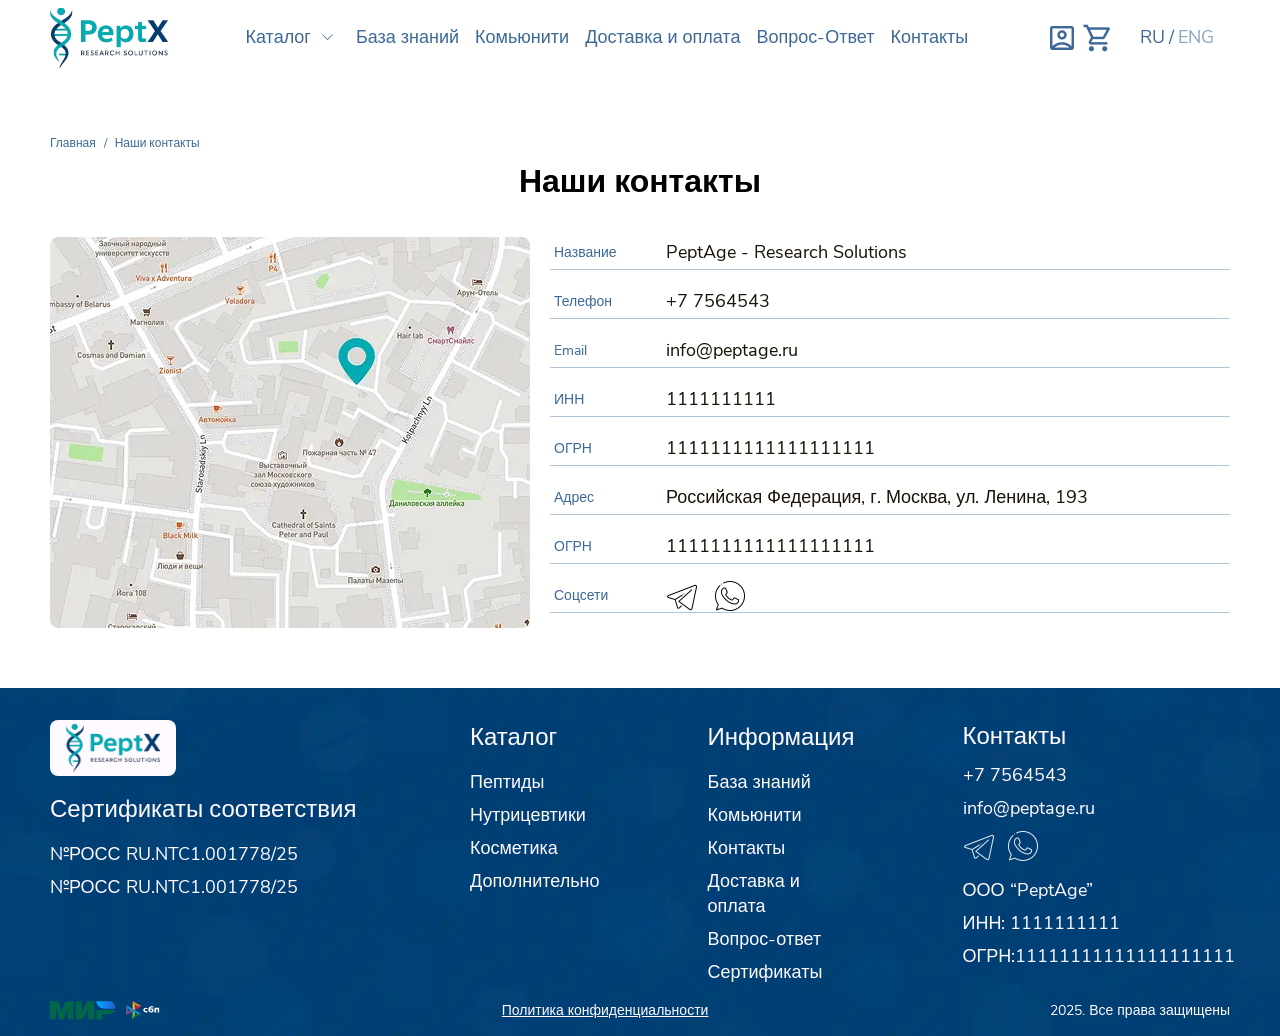
<file: contacts.html>
<!DOCTYPE html>
<html lang="ru">

<head>
  <link rel="stylesheet" href="css/fonts.css">
  <link rel="stylesheet" href="css/styles.css">
  <link rel="stylesheet" href="css/contacts.css">
</head>

<body>
  <header class="header">
    <div class="container">
      <div class="header_inner">
        <a class="header_log o" href="index.html">
          <img src="images/logo.svg" alt="Логотип">
        </a>

        <nav class="header-nav">
          <div class="header-nav__item header-nav__item--has-menu">
            <a class="main header-nav__link" href="catalog.html">Каталог</a>

            <button class="header-nav__toggle" type="button" aria-label="Открыть каталог" aria-expanded="false">
              <i data-icon="keyboard_arrow_down" class="header-nav__icon"></i>
            </button>

            <div class="services-menu" id="catalogMenu">
              <a class="services-item" href="catalog_peptid.html">
                <div class="services-item__left">
                  <i data-icon="allergy" class="services-item__icon"></i>

                  <div class="services-item__texts">
                    <div class="main services-item__title">PeptX Balance</div>
                    <div class="services-item__subtitle additional-mini">Metabolic Research Line</div>
                    <div class="additional-mini services-item__desc additional-mini">
                      Лабораторные исследования механизмов метаболизма
                    </div>
                  </div>
                </div>

                <div class="services-item__right">
                  <i data-icon="keyboard_arrow_right" class="services-item__arrow"></i>
                </div>
              </a>

              <a class="services-item" href="catalog_peptid.html">
                <div class="services-item__left">
                  <i data-icon="psychology" class="services-item__icon"></i>

                  <div class="services-item__texts">
                    <div class="main services-item__title">PeptX Neuro</div>
                    <div class="services-item__subtitle additional-mini">Cognitive Research Line</div>
                    <div class="additional-mini services-item__desc additional-mini">
                      Исследовательская платформа нейро-механизмов
                    </div>
                  </div>
                </div>

                <div class="services-item__right">
                  <i data-icon="keyboard_arrow_right" class="services-item__arrow"></i>
                </div>
              </a>

              <a class="services-item services-item--last" href="catalog_peptid.html">
                <div class="services-item__left">
                  <i data-icon="flowsheet" class="services-item__icon"></i>

                  <div class="services-item__texts">
                    <div class="main services-item__title">PeptX Age</div>
                    <div class="services-item__subtitle additional-mini">Longevity Research Line</div>
                    <div class="additional-mini services-item__desc additional-mini">
                      Изучение процессов старения и клеточной регуляции
                    </div>
                  </div>
                </div>

                <div class="services-item__right">
                  <i data-icon="keyboard_arrow_right" class="services-item__arrow"></i>
                </div>
              </a>
            </div>
          </div>

          <a class="main header-nav__link" href="notes.html">База знаний</a>
          <a class="main header-nav__link" href="notes.html">Комьюнити</a>
          <a class="main header-nav__link" href="info_page.html">Доставка и оплата</a>
          <a class="main header-nav__link" href="faq.html">Вопрос-Ответ</a>
          <a class="main header-nav__link" href="contacts.html">Контакты</a>
        </nav>

        <div class="header-tools">
          <div class="header-tools__icons">
            <button class="header-tools__icon" type="button" aria-label="Профиль">
              <i data-icon="account_box"></i>
            </button>
            <button class="header-tools__icon" type="button" aria-label="Корзина">
              <i data-icon="shopping_cart"></i>
            </button>
          </div>

          <div class="lang-switch main" data-lang="RU">
            <button class="lang-switch__btn is-active main" type="button" data-lang-btn="RU">RU</button>
            <span class="lang-switch__sep">/</span>
            <button class="lang-switch__btn main" type="button" data-lang-btn="ENG">ENG</button>
          </div>
        </div>
      </div>
    </div>
  </header>

  <section class="contacts">
    <div class="container">
      <div class="contacts__inner">
        <div class="catalog-top__head">
          <div class="catalog-top__breadcrumbs additional-mini">
            <a class="catalog-top__crumb" href="index.html">Главная</a>
            <span class="catalog-top__sep">/</span>
            <span class="catalog-top__crumb">Наши контакты</span>
          </div>
          <h1 class="catalog-top__title h2">Наши контакты</h1>
        </div>

        <div class="contacts-block__inner">

          <div class="contacts-block__map">
            <img class="contacts-block__map-img" src="images/map.webp" alt="Карта">
          </div>

          <div class="contacts-block__list">

            <div class="contacts-block__row">
              <span class="contacts-block__label additional">Название</span>
              <span class="contacts-block__value main">PeptAge - Research Solutions</span>
            </div>

            <div class="contacts-block__row">
              <span class="contacts-block__label additional">Телефон</span>
              <span class="contacts-block__value main">+7 7564543</span>
            </div>

            <div class="contacts-block__row">
              <span class="contacts-block__label additional">Email</span>
              <span class="contacts-block__value main">info@peptage.ru</span>
            </div>

            <div class="contacts-block__row">
              <span class="contacts-block__label additional">ИНН</span>
              <span class="contacts-block__value main">1111111111</span>
            </div>

            <div class="contacts-block__row">
              <span class="contacts-block__label additional">ОГРН</span>
              <span class="contacts-block__value main">1111111111111111111</span>
            </div>

            <div class="contacts-block__row">
              <span class="contacts-block__label additional">Адрес</span>
              <span class="contacts-block__value main">Российская Федерация, г. Москва, ул. Ленина, 193</span>
            </div>

            <div class="contacts-block__row">
              <span class="contacts-block__label additional">ОГРН</span>
              <span class="contacts-block__value main">1111111111111111111</span>
            </div>

            <div class="contacts-block__row">
              <span class="contacts-block__label additional">Соцсети</span>

              <div class="contacts-block__icons">
                <a class="contacts-block__icon" href="#" aria-label="Telegram">
                  <img src="images/telega_1.svg" width="32" height="32" alt="">
                </a>
                <a class="contacts-block__icon" href="#" aria-label="WhatsApp">
                  <img src="images/whatsapp_1.svg" width="32" height="32" alt="">
                </a>
              </div>
            </div>

          </div>

        </div>
      </div>
    </div>
  </section>

  <footer class="footer">
    <div class="container">
      <div class="footer__inner">
        <div class="footer__top">
          <div class="footer__col footer__col-logo">
            <a class="footer__logo" href="index.html">
              <img src="images/footer_logo.svg" alt="PeptX">
            </a>
            <div class="footer__title-logo h3">Сертификаты соответствия</div>
            <div class="footer__text main">
              <a class="main" href="#">№РОСС RU.NTC1.001778/25</a>
              <a class="main" href="#">№РОСС RU.NTC1.001778/25</a>
            </div>
          </div>

          <div class="footer__col">
            <div class="footer__title h3">Каталог</div>
            <nav class="footer__list">
              <a class="main" href="catalog_peptid.html">Пептиды</a>
              <a class="main" href="catalog.html">Нутрицевтики</a>
              <a class="main" href="catalog.html">Косметика</a>
              <a class="main" href="catalog.html">Дополнительно</a>
            </nav>
          </div>

          <div class="footer__col">
            <div class="footer__title h3">Информация</div>
            <nav class="footer__list">
              <a class="main" href="notes.html">База знаний</a>
              <a class="main" href="notes.html">Комьюнити</a>
              <a class="main" href="contacts.html">Контакты</a>
              <a class="main" href="info_page.html">Доставка и оплата</a>
              <a class="main" href="faq.html">Вопрос-ответ</a>
              <a class="main" href="#">Сертификаты</a>
            </nav>
          </div>

          <div class="footer__col">
            <div class="footer__title-contacts h3">Контакты</div>

            <div class="footer__contacts">
              <a class="footer__link main" href="tel:+7564543">+7 7564543</a>
              <a class="footer__link main" href="mailto:info@peptage.ru">info@peptage.ru</a>

              <div class="footer__socials">
                <a href="#" aria-label="Telegram">
                  <img src="images/telega.svg" alt="">
                </a>
                <a href="#" aria-label="WhatsApp">
                  <img src="images/whatsapp.svg" alt="">
                </a>
              </div>

              <div class="footer__text main">
                <a class="main" href="#">ООО “PeptAge”</a>
                <a class="main" href="#">ИНН: 1111111111</a>
                <a class="main" href="#">ОГРН:11111111111111111111</a>
              </div>
            </div>
          </div>
        </div>

        <div class="footer__bottom">
          <div class="footer__pay">
            <img src="images/mir.svg" alt="Мир">
            <img src="images/sbp.svg" alt="СБП">
          </div>
          <a class="footer__policy additional" href="#">Политика конфиденциальности</a>
          <div class="footer__copy additional">2025. Все права защищены</div>
        </div>
      </div>
    </div>
  </footer>

  <script src="https://code.jquery.com/jquery-3.7.1.min.js"></script>
  <script src="js/icons.js"></script>
  <script src="js/main.js"></script>
</body>

</html>
</file>
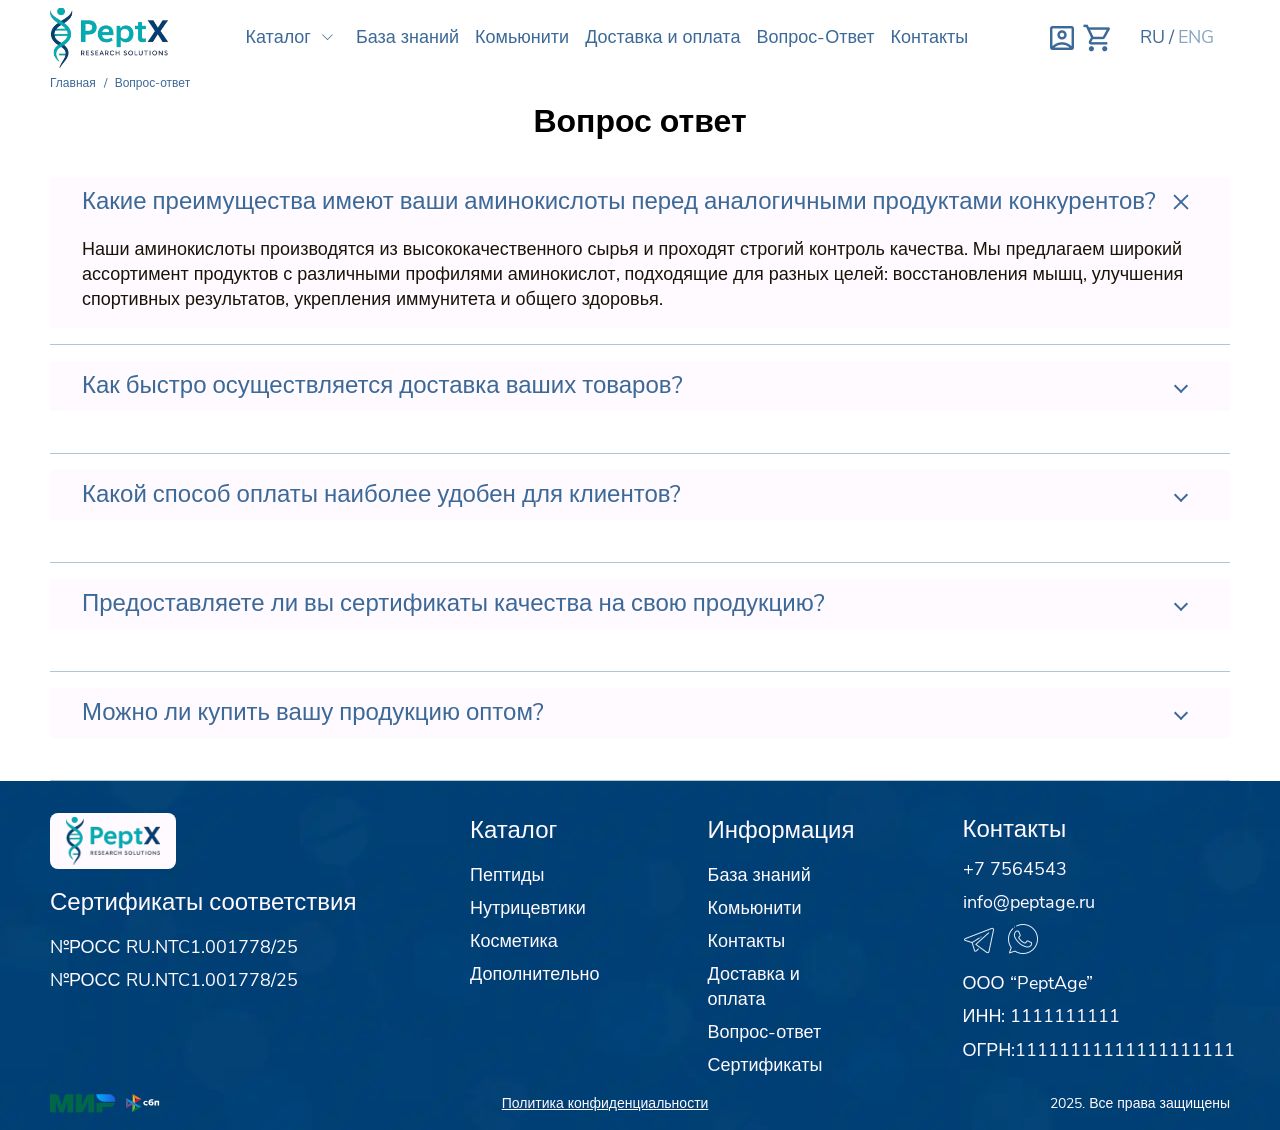
<file: faq.html>
<!DOCTYPE html>
<html lang="ru">

<head>
  <link rel="stylesheet" href="css/fonts.css">
  <link rel="stylesheet" href="css/styles.css">
  <link rel="stylesheet" href="css/faq.css">
</head>

<body>
  <header class="header">
    <div class="container">
      <div class="header_inner">
        <a class="header_log o" href="index.html">
          <img src="images/logo.svg" alt="Логотип">
        </a>

        <nav class="header-nav">
          <div class="header-nav__item header-nav__item--has-menu">
            <a class="main header-nav__link" href="catalog.html">Каталог</a>

            <button class="header-nav__toggle" type="button" aria-label="Открыть каталог" aria-expanded="false">
              <i data-icon="keyboard_arrow_down" class="header-nav__icon"></i>
            </button>

            <div class="services-menu" id="catalogMenu">
              <a class="services-item" href="catalog_peptid.html">
                <div class="services-item__left">
                  <i data-icon="allergy" class="services-item__icon"></i>

                  <div class="services-item__texts">
                    <div class="main services-item__title">PeptX Balance</div>
                    <div class="services-item__subtitle additional-mini">Metabolic Research Line</div>
                    <div class="additional-mini services-item__desc additional-mini">
                      Лабораторные исследования механизмов метаболизма
                    </div>
                  </div>
                </div>

                <div class="services-item__right">
                  <i data-icon="keyboard_arrow_right" class="services-item__arrow"></i>
                </div>
              </a>

              <a class="services-item" href="catalog_peptid.html">
                <div class="services-item__left">
                  <i data-icon="psychology" class="services-item__icon"></i>

                  <div class="services-item__texts">
                    <div class="main services-item__title">PeptX Neuro</div>
                    <div class="services-item__subtitle additional-mini">Cognitive Research Line</div>
                    <div class="additional-mini services-item__desc additional-mini">
                      Исследовательская платформа нейро-механизмов
                    </div>
                  </div>
                </div>

                <div class="services-item__right">
                  <i data-icon="keyboard_arrow_right" class="services-item__arrow"></i>
                </div>
              </a>

              <a class="services-item services-item--last" href="catalog_peptid.html">
                <div class="services-item__left">
                  <i data-icon="flowsheet" class="services-item__icon"></i>

                  <div class="services-item__texts">
                    <div class="main services-item__title">PeptX Age</div>
                    <div class="services-item__subtitle additional-mini">Longevity Research Line</div>
                    <div class="additional-mini services-item__desc additional-mini">
                      Изучение процессов старения и клеточной регуляции
                    </div>
                  </div>
                </div>

                <div class="services-item__right">
                  <i data-icon="keyboard_arrow_right" class="services-item__arrow"></i>
                </div>
              </a>
            </div>
          </div>

          <a class="main header-nav__link" href="notes.html">База знаний</a>
          <a class="main header-nav__link" href="notes.html">Комьюнити</a>
          <a class="main header-nav__link" href="info_page.html">Доставка и оплата</a>
          <a class="main header-nav__link" href="faq.html">Вопрос-Ответ</a>
          <a class="main header-nav__link" href="contacts.html">Контакты</a>
        </nav>

        <div class="header-tools">
          <div class="header-tools__icons">
            <button class="header-tools__icon" type="button" aria-label="Профиль">
              <i data-icon="account_box"></i>
            </button>
            <button class="header-tools__icon" type="button" aria-label="Корзина">
              <i data-icon="shopping_cart"></i>
            </button>
          </div>

          <div class="lang-switch main" data-lang="RU">
            <button class="lang-switch__btn is-active main" type="button" data-lang-btn="RU">RU</button>
            <span class="lang-switch__sep">/</span>
            <button class="lang-switch__btn main" type="button" data-lang-btn="ENG">ENG</button>
          </div>
        </div>
      </div>
    </div>
  </header>

  <section class="faq">
    <div class="container">
      <div class="faq__inner">
        <div class="catalog-top__head">
          <div class="catalog-top__breadcrumbs additional-mini">
            <a class="catalog-top__crumb" href="index.html">Главная</a>
            <span class="catalog-top__sep">/</span>
            <span class="catalog-top__crumb">Вопрос-ответ</span>
          </div>
          <h1 class="catalog-top__title h2">Вопрос ответ</h1>
        </div>

        <div class="faq__list" id="faq">

          <article class="faq-item is-open">
            <button class="faq-item__head" type="button" aria-expanded="true">
              <span class="faq-item__q h3">Какие преимущества имеют ваши аминокислоты перед аналогичными продуктами
                конкурентов?</span>

              <!-- ВАЖНО: без data-icon, чистая иконка -->
              <span class="faq-item__icon" aria-hidden="true"></span>
            </button>

            <div class="faq-item__wrap">
              <div class="faq-item__body">
                <p class="faq-item__a main">
                  Наши аминокислоты производятся из высококачественного сырья и проходят строгий контроль качества. Мы
                  предлагаем
                  широкий ассортимент продуктов с различными профилями аминокислот, подходящие для разных целей:
                  восстановления мышц,
                  улучшения спортивных результатов, укрепления иммунитета и общего здоровья.
                </p>
              </div>
            </div>

            <div class="faq-item__line"></div>
          </article>

          <article class="faq-item">
            <button class="faq-item__head" type="button" aria-expanded="false">
              <span class="faq-item__q h3">Как быстро осуществляется доставка ваших товаров?</span>
              <span class="faq-item__icon" aria-hidden="true"></span>
            </button>

            <div class="faq-item__wrap">
              <div class="faq-item__body">
                <p class="faq-item__a main">
                  Сроки доставки зависят от региона и выбранного способа. Обычно отправка осуществляется в течение 1–2
                  рабочих дней
                  после подтверждения заказа.
                </p>
              </div>
            </div>

            <div class="faq-item__line"></div>
          </article>

          <article class="faq-item">
            <button class="faq-item__head" type="button" aria-expanded="false">
              <span class="faq-item__q h3">Какой способ оплаты наиболее удобен для клиентов?</span>
              <span class="faq-item__icon" aria-hidden="true"></span>
            </button>

            <div class="faq-item__wrap">
              <div class="faq-item__body">
                <p class="faq-item__a main">
                  Мы поддерживаем несколько вариантов оплаты, чтобы вы могли выбрать самый удобный: банковские карты,
                  переводы и другие
                  доступные методы.
                </p>
              </div>
            </div>

            <div class="faq-item__line"></div>
          </article>

          <article class="faq-item">
            <button class="faq-item__head" type="button" aria-expanded="false">
              <span class="faq-item__q h3">Предоставляете ли вы сертификаты качества на свою продукцию?</span>
              <span class="faq-item__icon" aria-hidden="true"></span>
            </button>

            <div class="faq-item__wrap">
              <div class="faq-item__body">
                <p class="faq-item__a main">
                  Да, по запросу мы предоставляем сертификаты и сопроводительную документацию на продукцию.
                </p>
              </div>
            </div>

            <div class="faq-item__line"></div>
          </article>

          <article class="faq-item">
            <button class="faq-item__head" type="button" aria-expanded="false">
              <span class="faq-item__q h3">Можно ли купить вашу продукцию оптом?</span>
              <span class="faq-item__icon" aria-hidden="true"></span>
            </button>

            <div class="faq-item__wrap">
              <div class="faq-item__body">
                <p class="faq-item__a main">
                  Да, мы работаем с оптовыми заказами. Напишите нам, и мы предложим условия под ваш объем.
                </p>
              </div>
            </div>

            <div class="faq-item__line"></div>
          </article>

        </div>
      </div>
    </div>
  </section>

  <footer class="footer">
    <div class="container">
      <div class="footer__inner">
        <div class="footer__top">
          <div class="footer__col footer__col-logo">
            <a class="footer__logo" href="index.html">
              <img src="images/footer_logo.svg" alt="PeptX">
            </a>
            <div class="footer__title-logo h3">Сертификаты соответствия</div>
            <div class="footer__text main">
              <a class="main" href="#">№РОСС RU.NTC1.001778/25</a>
              <a class="main" href="#">№РОСС RU.NTC1.001778/25</a>
            </div>
          </div>

          <div class="footer__col">
            <div class="footer__title h3">Каталог</div>
            <nav class="footer__list">
              <a class="main" href="catalog_peptid.html">Пептиды</a>
              <a class="main" href="catalog.html">Нутрицевтики</a>
              <a class="main" href="catalog.html">Косметика</a>
              <a class="main" href="catalog.html">Дополнительно</a>
            </nav>
          </div>

          <div class="footer__col">
            <div class="footer__title h3">Информация</div>
            <nav class="footer__list">
              <a class="main" href="notes.html">База знаний</a>
              <a class="main" href="notes.html">Комьюнити</a>
              <a class="main" href="contacts.html">Контакты</a>
              <a class="main" href="info_page.html">Доставка и оплата</a>
              <a class="main" href="faq.html">Вопрос-ответ</a>
              <a class="main" href="#">Сертификаты</a>
            </nav>
          </div>

          <div class="footer__col">
            <div class="footer__title-contacts h3">Контакты</div>

            <div class="footer__contacts">
              <a class="footer__link main" href="tel:+7564543">+7 7564543</a>
              <a class="footer__link main" href="mailto:info@peptage.ru">info@peptage.ru</a>

              <div class="footer__socials">
                <a href="#" aria-label="Telegram">
                  <img src="images/telega.svg" alt="">
                </a>
                <a href="#" aria-label="WhatsApp">
                  <img src="images/whatsapp.svg" alt="">
                </a>
              </div>

              <div class="footer__text main">
                <a class="main" href="#">ООО “PeptAge”</a>
                <a class="main" href="#">ИНН: 1111111111</a>
                <a class="main" href="#">ОГРН:11111111111111111111</a>
              </div>
            </div>
          </div>
        </div>

        <div class="footer__bottom">
          <div class="footer__pay">
            <img src="images/mir.svg" alt="Мир">
            <img src="images/sbp.svg" alt="СБП">
          </div>
          <a class="footer__policy additional" href="#">Политика конфиденциальности</a>
          <div class="footer__copy additional">2025. Все права защищены</div>
        </div>
      </div>
    </div>
  </footer>

  <script src="https://code.jquery.com/jquery-3.7.1.min.js"></script>
  <script src="js/icons.js"></script>
  <script src="js/main.js"></script>
</body>

</html>
</file>
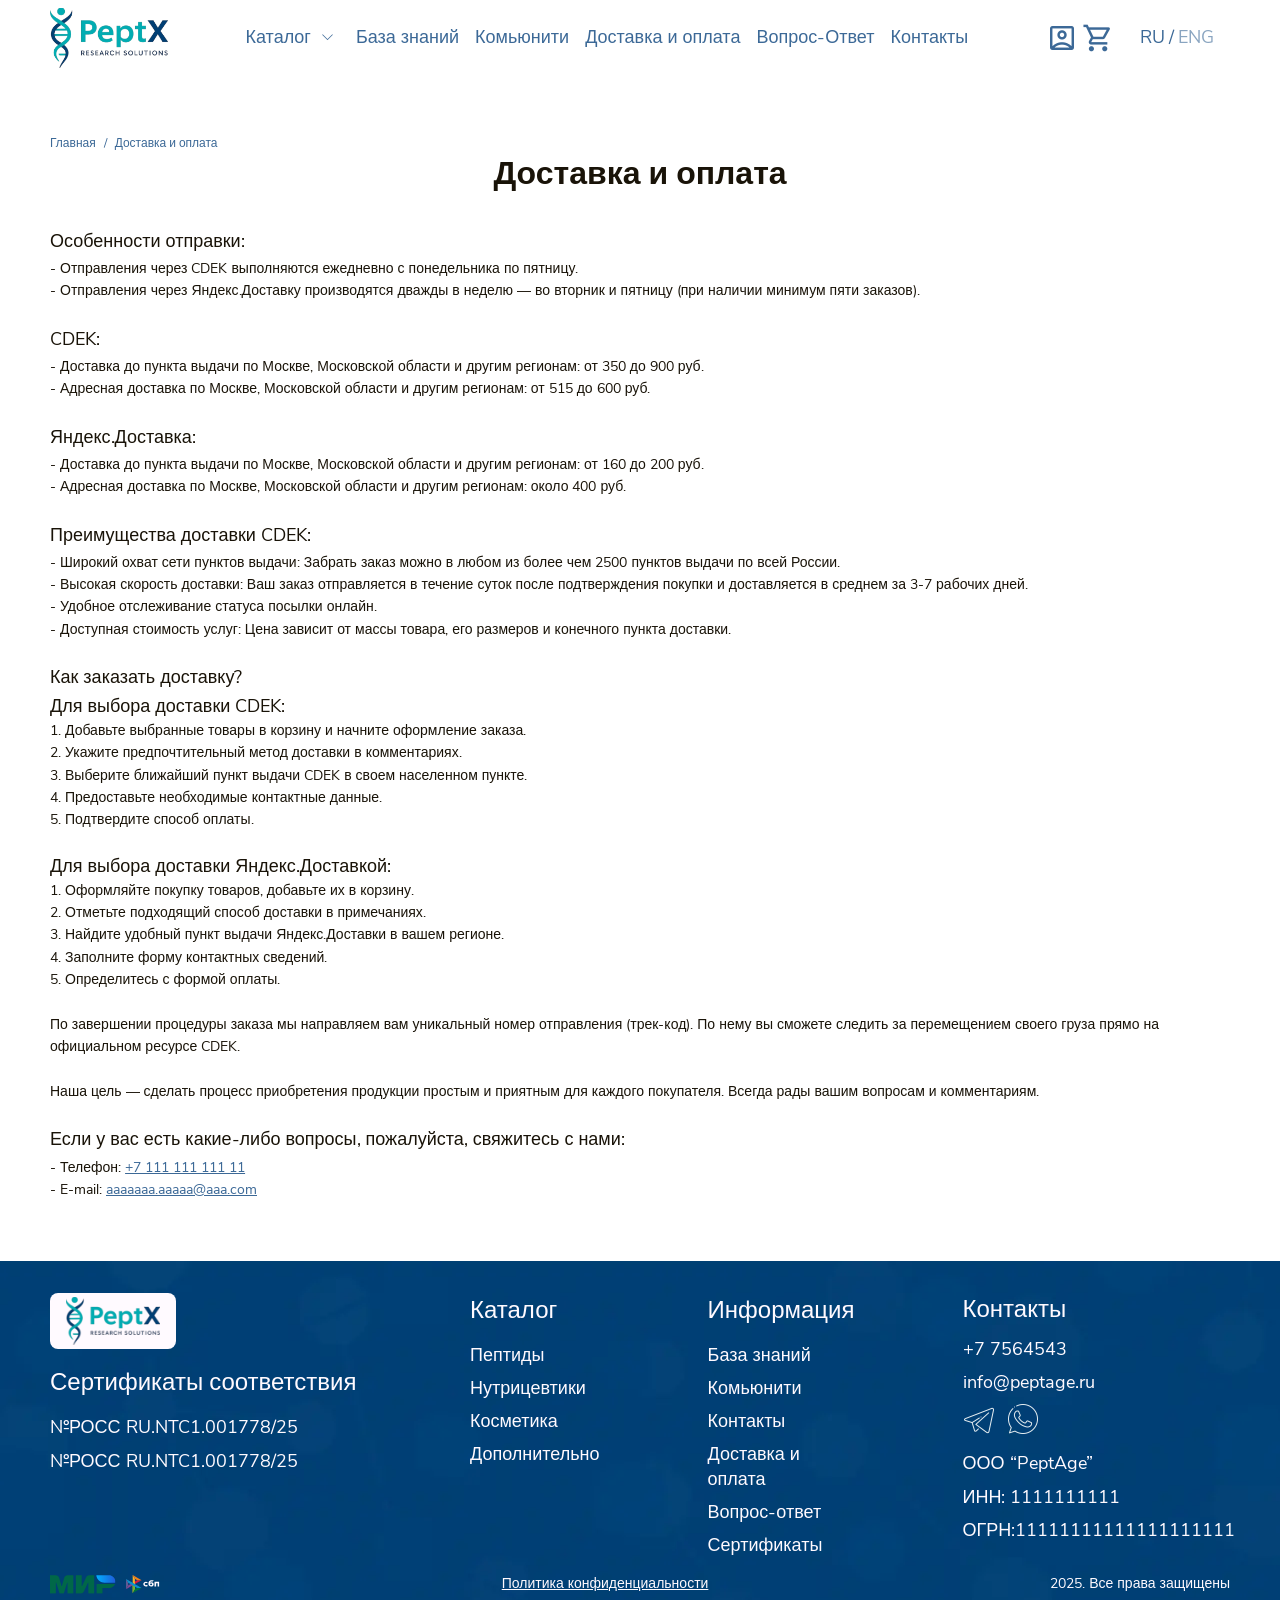
<file: info_page.html>
<!DOCTYPE html>
<html lang="ru">

<head>
  <link rel="stylesheet" href="css/fonts.css">
  <link rel="stylesheet" href="css/styles.css">
  <link rel="stylesheet" href="css/info_page.css">
</head>

<body>
  <header class="header">
    <div class="container">
      <div class="header_inner">
        <a class="header_log o" href="index.html">
          <img src="images/logo.svg" alt="Логотип">
        </a>

        <nav class="header-nav">
          <div class="header-nav__item header-nav__item--has-menu">
            <a class="main header-nav__link" href="catalog.html">Каталог</a>

            <button class="header-nav__toggle" type="button" aria-label="Открыть каталог" aria-expanded="false">
              <i data-icon="keyboard_arrow_down" class="header-nav__icon"></i>
            </button>

            <div class="services-menu" id="catalogMenu">
              <a class="services-item" href="catalog_peptid.html">
                <div class="services-item__left">
                  <i data-icon="allergy" class="services-item__icon"></i>

                  <div class="services-item__texts">
                    <div class="main services-item__title">PeptX Balance</div>
                    <div class="services-item__subtitle additional-mini">Metabolic Research Line</div>
                    <div class="additional-mini services-item__desc additional-mini">
                      Лабораторные исследования механизмов метаболизма
                    </div>
                  </div>
                </div>

                <div class="services-item__right">
                  <i data-icon="keyboard_arrow_right" class="services-item__arrow"></i>
                </div>
              </a>

              <a class="services-item" href="catalog_peptid.html">
                <div class="services-item__left">
                  <i data-icon="psychology" class="services-item__icon"></i>

                  <div class="services-item__texts">
                    <div class="main services-item__title">PeptX Neuro</div>
                    <div class="services-item__subtitle additional-mini">Cognitive Research Line</div>
                    <div class="additional-mini services-item__desc additional-mini">
                      Исследовательская платформа нейро-механизмов
                    </div>
                  </div>
                </div>

                <div class="services-item__right">
                  <i data-icon="keyboard_arrow_right" class="services-item__arrow"></i>
                </div>
              </a>

              <a class="services-item services-item--last" href="catalog_peptid.html">
                <div class="services-item__left">
                  <i data-icon="flowsheet" class="services-item__icon"></i>

                  <div class="services-item__texts">
                    <div class="main services-item__title">PeptX Age</div>
                    <div class="services-item__subtitle additional-mini">Longevity Research Line</div>
                    <div class="additional-mini services-item__desc additional-mini">
                      Изучение процессов старения и клеточной регуляции
                    </div>
                  </div>
                </div>

                <div class="services-item__right">
                  <i data-icon="keyboard_arrow_right" class="services-item__arrow"></i>
                </div>
              </a>
            </div>
          </div>

          <a class="main header-nav__link" href="notes.html">База знаний</a>
          <a class="main header-nav__link" href="notes.html">Комьюнити</a>
          <a class="main header-nav__link" href="info_page.html">Доставка и оплата</a>
          <a class="main header-nav__link" href="faq.html">Вопрос-Ответ</a>
          <a class="main header-nav__link" href="contacts.html">Контакты</a>
        </nav>

        <div class="header-tools">
          <div class="header-tools__icons">
            <button class="header-tools__icon" type="button" aria-label="Профиль">
              <i data-icon="account_box"></i>
            </button>
            <button class="header-tools__icon" type="button" aria-label="Корзина">
              <i data-icon="shopping_cart"></i>
            </button>
          </div>

          <div class="lang-switch main" data-lang="RU">
            <button class="lang-switch__btn is-active main" type="button" data-lang-btn="RU">RU</button>
            <span class="lang-switch__sep">/</span>
            <button class="lang-switch__btn main" type="button" data-lang-btn="ENG">ENG</button>
          </div>
        </div>
      </div>
    </div>
  </header>

  <section class="info-page">
    <div class="container">
      <div class="info-page__inner">

        <div class="info-page__breadcrumbs additional-mini">
          <a class="info-page__crumb" href="index.html">Главная</a>
          <span class="info-page__sep">/</span>
          <span class="info-page__crumb">Доставка и оплата</span>
        </div>

        <h1 class="info-page__title h2">Доставка и оплата</h1>

        <div class="info-page__content additional">
          <div class="info-block">
            <div class="main info-block__title">Особенности отправки:</div>
            <div class="additional info-block__text">
              - Отправления через CDEK выполняются ежедневно с понедельника по пятницу.<br>
              - Отправления через Яндекс.Доставку производятся дважды в неделю — во вторник и пятницу (при наличии
              минимум пяти заказов).
            </div>
          </div>

          <div class="info-block">
            <div class="main info-block__title">CDEK:</div>
            <div class="additional info-block__text">
              - Доставка до пункта выдачи по Москве, Московской области и другим регионам: от 350 до 900 руб.<br>
              - Адресная доставка по Москве, Московской области и другим регионам: от 515 до 600 руб.
            </div>
          </div>

          <div class="info-block">
            <div class="main info-block__title">Яндекс.Доставка:</div>
            <div class="additional info-block__text">
              - Доставка до пункта выдачи по Москве, Московской области и другим регионам: от 160 до 200 руб.<br>
              - Адресная доставка по Москве, Московской области и другим регионам: около 400 руб.
            </div>
          </div>

          <div class="info-block">
            <div class="main info-block__title">Преимущества доставки CDEK:</div>
            <div class="additional info-block__text">
              - Широкий охват сети пунктов выдачи: Забрать заказ можно в любом из более чем 2500 пунктов выдачи по всей
              России.<br>
              - Высокая скорость доставки: Ваш заказ отправляется в течение суток после подтверждения покупки и
              доставляется в среднем за 3-7 рабочих дней.<br>
              - Удобное отслеживание статуса посылки онлайн.<br>
              - Доступная стоимость услуг: Цена зависит от массы товара, его размеров и конечного пункта доставки.
            </div>
          </div>

          <div class="info-block">
            <div class="main info-block__title">Как заказать доставку?</div>
            <div class="additional info-block__text">
              <span class="main">Для выбора доставки CDEK:</span><br>
              1. Добавьте выбранные товары в корзину и начните оформление заказа.<br>
              2. Укажите предпочтительный метод доставки в комментариях.<br>
              3. Выберите ближайший пункт выдачи CDEK в своем населенном пункте.<br>
              4. Предоставьте необходимые контактные данные.<br>
              5. Подтвердите способ оплаты.<br><br>

              <span class="main">Для выбора доставки Яндекс.Доставкой:</span><br>
              1. Оформляйте покупку товаров, добавьте их в корзину.<br>
              2. Отметьте подходящий способ доставки в примечаниях.<br>
              3. Найдите удобный пункт выдачи Яндекс.Доставки в вашем регионе.<br>
              4. Заполните форму контактных сведений.<br>
              5. Определитесь с формой оплаты.<br><br>

              По завершении процедуры заказа мы направляем вам уникальный номер отправления (трек-код). По нему вы
              сможете следить за перемещением своего груза прямо на официальном ресурсе CDEK.<br><br>

              Наша цель — сделать процесс приобретения продукции простым и приятным для каждого покупателя. Всегда рады
              вашим вопросам и комментариям.
            </div>
          </div>

          <div class="info-block">
            <div class="main info-block__title">Если у вас есть какие-либо вопросы, пожалуйста, свяжитесь с нами:</div>
            <div class="additional info-block__text">
              - Телефон: <a class="info-page__link" href="tel:+711111111111">+7 111 111 111 11</a><br>
              - E-mail: <a class="info-page__link" href="mailto:aaaaaaa.aaaaa@aaa.com">aaaaaaa.aaaaa@aaa.com</a>
            </div>
          </div>
        </div>
      </div>
    </div>
  </section>
  
  

  <footer class="footer">
    <div class="container">
      <div class="footer__inner">
        <div class="footer__top">
          <div class="footer__col footer__col-logo">
            <a class="footer__logo" href="index.html">
              <img src="images/footer_logo.svg" alt="PeptX">
            </a>
            <div class="footer__title-logo h3">Сертификаты соответствия</div>
            <div class="footer__text main">
              <a class="main" href="#">№РОСС RU.NTC1.001778/25</a>
              <a class="main" href="#">№РОСС RU.NTC1.001778/25</a>
            </div>
          </div>

          <div class="footer__col">
            <div class="footer__title h3">Каталог</div>
            <nav class="footer__list">
              <a class="main" href="catalog_peptid.html">Пептиды</a>
              <a class="main" href="catalog.html">Нутрицевтики</a>
              <a class="main" href="catalog.html">Косметика</a>
              <a class="main" href="catalog.html">Дополнительно</a>
            </nav>
          </div>

          <div class="footer__col">
            <div class="footer__title h3">Информация</div>
            <nav class="footer__list">
              <a class="main" href="notes.html">База знаний</a>
              <a class="main" href="notes.html">Комьюнити</a>
              <a class="main" href="contacts.html">Контакты</a>
              <a class="main" href="info_page.html">Доставка и оплата</a>
              <a class="main" href="faq.html">Вопрос-ответ</a>
              <a class="main" href="#">Сертификаты</a>
            </nav>
          </div>

          <div class="footer__col">
            <div class="footer__title-contacts h3">Контакты</div>

            <div class="footer__contacts">
              <a class="footer__link main" href="tel:+7564543">+7 7564543</a>
              <a class="footer__link main" href="mailto:info@peptage.ru">info@peptage.ru</a>

              <div class="footer__socials">
                <a href="#" aria-label="Telegram">
                  <img src="images/telega.svg" alt="">
                </a>
                <a href="#" aria-label="WhatsApp">
                  <img src="images/whatsapp.svg" alt="">
                </a>
              </div>

              <div class="footer__text main">
                <a class="main" href="#">ООО “PeptAge”</a>
                <a class="main" href="#">ИНН: 1111111111</a>
                <a class="main" href="#">ОГРН:11111111111111111111</a>
              </div>
            </div>
          </div>
        </div>

        <div class="footer__bottom">
          <div class="footer__pay">
            <img src="images/mir.svg" alt="Мир">
            <img src="images/sbp.svg" alt="СБП">
          </div>
          <a class="footer__policy additional" href="#">Политика конфиденциальности</a>
          <div class="footer__copy additional">2025. Все права защищены</div>
        </div>
      </div>
    </div>
  </footer>

  <script src="https://code.jquery.com/jquery-3.7.1.min.js"></script>
  <script src="js/icons.js"></script>
  <script src="js/main.js"></script>
</body>

</html>
</file>
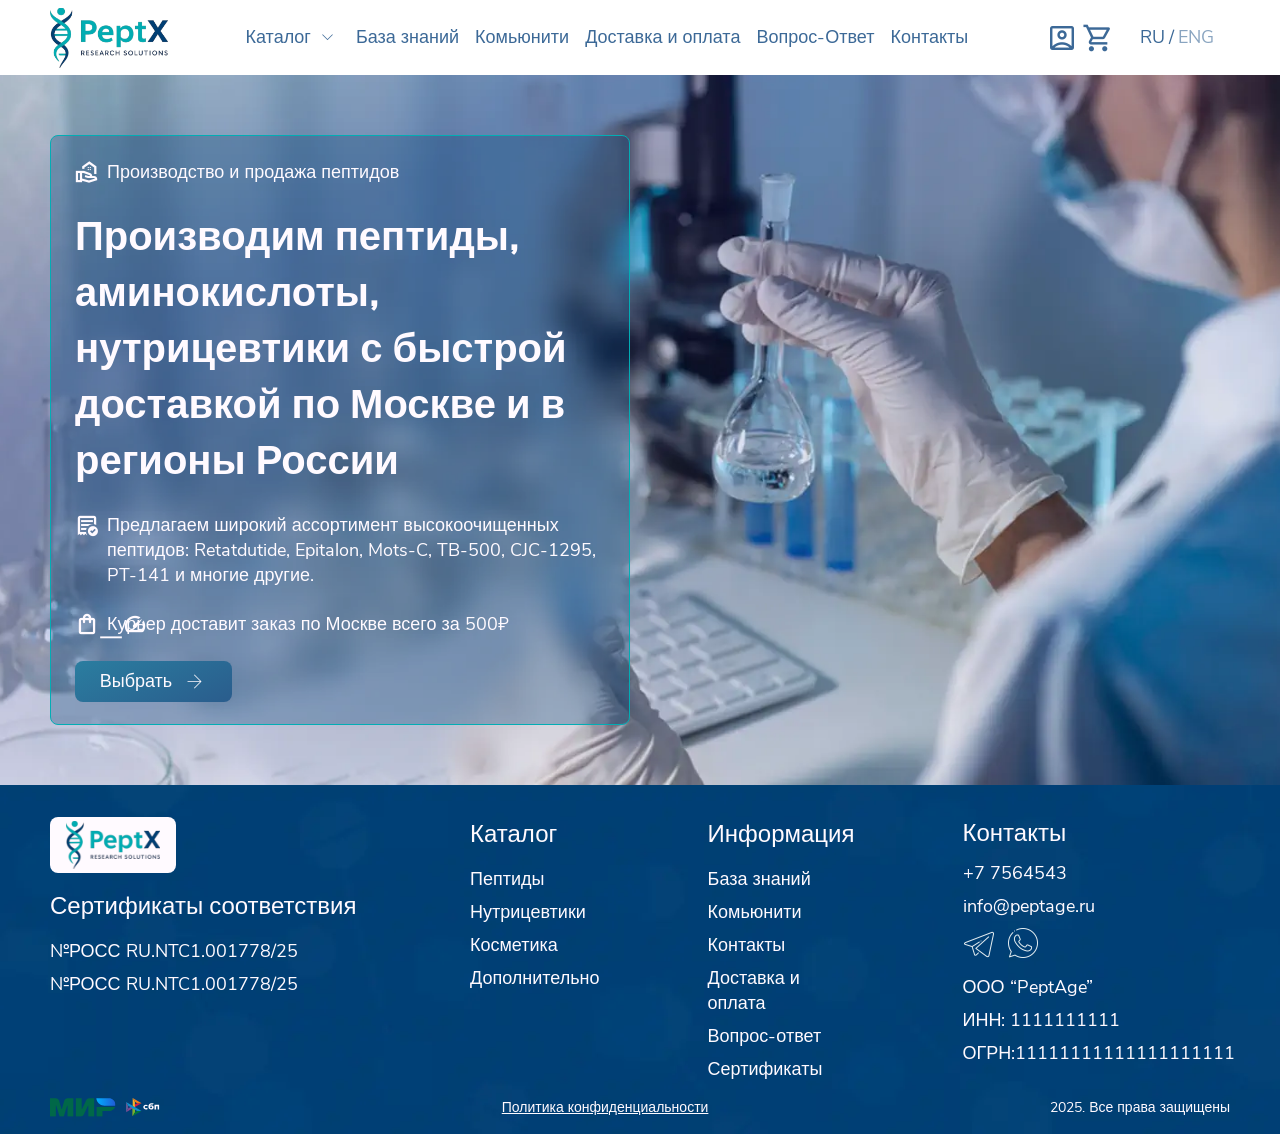
<file: login.html>
<!DOCTYPE html>
<html lang="ru">

<head>
  <link rel="stylesheet" href="css/fonts.css">
  <link rel="stylesheet" href="css/styles.css">
  <link rel="stylesheet" href="css/login.css">
</head>

<body>
  <header class="header">
    <div class="container">
      <div class="header_inner">
        <a class="header_log o" href="index.html">
          <img src="images/logo.svg" alt="Логотип">
        </a>

        <nav class="header-nav">
          <div class="header-nav__item header-nav__item--has-menu">
            <a class="main header-nav__link" href="catalog.html">Каталог</a>

            <button class="header-nav__toggle" type="button" aria-label="Открыть каталог" aria-expanded="false">
              <i data-icon="keyboard_arrow_down" class="header-nav__icon"></i>
            </button>

            <div class="services-menu" id="catalogMenu">
              <a class="services-item" href="catalog_peptid.html">
                <div class="services-item__left">
                  <i data-icon="allergy" class="services-item__icon"></i>

                  <div class="services-item__texts">
                    <div class="main services-item__title">PeptX Balance</div>
                    <div class="services-item__subtitle additional-mini">Metabolic Research Line</div>
                    <div class="additional-mini services-item__desc additional-mini">
                      Лабораторные исследования механизмов метаболизма
                    </div>
                  </div>
                </div>

                <div class="services-item__right">
                  <i data-icon="keyboard_arrow_right" class="services-item__arrow"></i>
                </div>
              </a>

              <a class="services-item" href="catalog_peptid.html">
                <div class="services-item__left">
                  <i data-icon="psychology" class="services-item__icon"></i>

                  <div class="services-item__texts">
                    <div class="main services-item__title">PeptX Neuro</div>
                    <div class="services-item__subtitle additional-mini">Cognitive Research Line</div>
                    <div class="additional-mini services-item__desc additional-mini">
                      Исследовательская платформа нейро-механизмов
                    </div>
                  </div>
                </div>

                <div class="services-item__right">
                  <i data-icon="keyboard_arrow_right" class="services-item__arrow"></i>
                </div>
              </a>

              <a class="services-item services-item--last" href="catalog_peptid.html">
                <div class="services-item__left">
                  <i data-icon="flowsheet" class="services-item__icon"></i>

                  <div class="services-item__texts">
                    <div class="main services-item__title">PeptX Age</div>
                    <div class="services-item__subtitle additional-mini">Longevity Research Line</div>
                    <div class="additional-mini services-item__desc additional-mini">
                      Изучение процессов старения и клеточной регуляции
                    </div>
                  </div>
                </div>

                <div class="services-item__right">
                  <i data-icon="keyboard_arrow_right" class="services-item__arrow"></i>
                </div>
              </a>
            </div>
          </div>

          <a class="main header-nav__link" href="notes.html">База знаний</a>
          <a class="main header-nav__link" href="notes.html">Комьюнити</a>
          <a class="main header-nav__link" href="info_page.html">Доставка и оплата</a>
          <a class="main header-nav__link" href="faq.html">Вопрос-Ответ</a>
          <a class="main header-nav__link" href="contacts.html">Контакты</a>
        </nav>

        <div class="header-tools">
          <div class="header-tools__icons">
            <button class="header-tools__icon" type="button" aria-label="Профиль" id="open-login">
              <i data-icon="account_box"></i>
            </button>
            <button class="header-tools__icon" type="button" aria-label="Корзина">
              <i data-icon="shopping_cart"></i>
            </button>
          </div>

          <div class="lang-switch main" data-lang="RU">
            <button class="lang-switch__btn is-active main" type="button" data-lang-btn="RU">RU</button>
            <span class="lang-switch__sep">/</span>
            <button class="lang-switch__btn main" type="button" data-lang-btn="ENG">ENG</button>
          </div>
        </div>
      </div>
    </div>
  </header>

  <section class="head">
    <div class="container">
      <div class="head__card">
        <div class="head__meta">
          <i data-icon="real_estate_agent" class="head__icon"></i>
          <div class="main head__meta-text">Производство и продажа пептидов</div>
        </div>

        <h1 class="h1 head__title">
          Производим пептиды, аминокислоты, нутрицевтики с быстрой доставкой по Москве и в регионы России
        </h1>

        <div class="head__row">
          <i data-icon="order_approve" class="head__icon"></i>
          <div class="main head__row-text">
            Предлагаем широкий ассортимент высокоочищенных пептидов: Retatdutide, Epitalon, Mots-C, TB-500, CJC-1295,
            PT-141 и многие другие.
          </div>
        </div>

        <div class="head__row">
          <i data-icon="shopping_bag_speed" class="head__icon"></i>
          <div class="main head__row-text">
            Курьер доставит заказ по Москве всего за 500₽
          </div>
        </div>

        <a class="head__btn" href="catalog.html">
          <span class="main">Выбрать</span>
          <img class="head__btn-arrow" src="images/arrow_right.svg" alt="">
        </a>
      </div>
    </div>
  </section>

  <footer class="footer">
    <div class="container">
      <div class="footer__inner">
        <div class="footer__top">
          <div class="footer__col footer__col-logo">
            <a class="footer__logo" href="index.html">
              <img src="images/footer_logo.svg" alt="PeptX">
            </a>
            <div class="footer__title-logo h3">Сертификаты соответствия</div>
            <div class="footer__text main">
              <a class="main" href="#">№РОСС RU.NTC1.001778/25</a>
              <a class="main" href="#">№РОСС RU.NTC1.001778/25</a>
            </div>
          </div>

          <div class="footer__col">
            <div class="footer__title h3">Каталог</div>
            <nav class="footer__list">
              <a class="main" href="catalog_peptid.html">Пептиды</a>
              <a class="main" href="catalog.html">Нутрицевтики</a>
              <a class="main" href="catalog.html">Косметика</a>
              <a class="main" href="catalog.html">Дополнительно</a>
            </nav>
          </div>

          <div class="footer__col">
            <div class="footer__title h3">Информация</div>
            <nav class="footer__list">
              <a class="main" href="notes.html">База знаний</a>
              <a class="main" href="notes.html">Комьюнити</a>
              <a class="main" href="contacts.html">Контакты</a>
              <a class="main" href="info_page.html">Доставка и оплата</a>
              <a class="main" href="faq.html">Вопрос-ответ</a>
              <a class="main" href="#">Сертификаты</a>
            </nav>
          </div>

          <div class="footer__col">
            <div class="footer__title-contacts h3">Контакты</div>

            <div class="footer__contacts">
              <a class="footer__link main" href="tel:+7564543">+7 7564543</a>
              <a class="footer__link main" href="mailto:info@peptage.ru">info@peptage.ru</a>

              <div class="footer__socials">
                <a href="#" aria-label="Telegram">
                  <img src="images/telega.svg" alt="">
                </a>
                <a href="#" aria-label="WhatsApp">
                  <img src="images/whatsapp.svg" alt="">
                </a>
              </div>

              <div class="footer__text main">
                <a class="main" href="#">ООО “PeptAge”</a>
                <a class="main" href="#">ИНН: 1111111111</a>
                <a class="main" href="#">ОГРН:11111111111111111111</a>
              </div>
            </div>
          </div>
        </div>

        <div class="footer__bottom">
          <div class="footer__pay">
            <img src="images/mir.svg" alt="Мир">
            <img src="images/sbp.svg" alt="СБП">
          </div>
          <a class="footer__policy additional" href="#">Политика конфиденциальности</a>
          <div class="footer__copy additional">2025. Все права защищены</div>
        </div>
      </div>
    </div>
  </footer>

  <div class="auth-overlay" id="authOverlay" aria-hidden="true">
    <div class="auth-modal" role="dialog" aria-modal="true" aria-labelledby="authTitle">
      <button class="auth-modal__close" type="button" aria-label="Закрыть">
        <i data-icon="close" aria-hidden="true"></i>
      </button>

      <h2 class="auth-modal__title h2" id="authTitle">Вход</h2>

      <div class="auth-modal__form">
        <div class="auth-error" id="authError" hidden>
          <p class="main auth-error__text">Указанные вами данные неверны.<br>попробуйте снова</p>
        </div>

        <div class="login-inputs">
          <div class="login-input" id="login-email-wrap">
            <span class="login-input__label additional-mini">Email или телефон</span>
            <input class="login-input__field main" type="text" autocomplete="username" id="login-email" />
          </div>

          <div class="login-input" id="login-pass-wrap">
            <span class="login-input__label additional-mini">Пароль</span>
            <input class="login-input__field main" type="password" autocomplete="current-password"
              id="login-password" />
            <button class="login-eye" type="button" aria-label="Показать пароль">
              <i data-icon="visibility_lock" class="login-eye__icon" aria-hidden="true"></i>
            </button>
          </div>
        </div>

        <a href="#" class="additional auth-modal__forgot">Забыли пароль?</a>
      </div>

      <div class="auth-actions" id="authActions">
        <button class="auth-btn auth-btn--ghost auth-btn--login main" type="button" id="login-submit">
          Войти <i data-icon="arrow_outward"></i>
        </button>

        <button class="auth-btn auth-btn--ghost auth-btn--login main" type="button" id="open-register">
          Регистрация <i data-icon="arrow_forward"></i>
        </button>

      </div>

      <div class="auth-actions" id="authRetry" hidden>
        <button class="auth-btn auth-btn--primary main" type="button" id="retry-submit">
          <span class="auth-btn__label">Повторить попытку</span>
          <i data-icon="replay" class="auth-btn__icon" aria-hidden="true"></i>
        </button>
      </div>
    </div>
  </div>

  <!-- REGISTER MODAL -->
  <div class="reg-overlay" id="regOverlay" aria-hidden="true">
    <div class="reg-modal" role="dialog" aria-modal="true" aria-labelledby="regTitle">
      <button class="auth-modal__close" type="button" aria-label="Закрыть">
        <i data-icon="close" aria-hidden="true"></i>
      </button>

      <h2 class="h2 reg-modal__title" id="regTitle">Регистрация</h2>

      <div class="reg-modal__form">

        <div class="auth-error" id="regError" hidden>
          <p class="main auth-error__text">Указанные вами данные уже привязаны к другому аккаунту.</p>
        </div>

        <div class="reg-fields">
          <div class="login-input" id="reg-name-wrap">
            <span class="login-input__label additional-mini">Ваше имя</span>
            <input class="login-input__field main" type="text" id="reg-name">
          </div>

          <div class="login-input" id="reg-email-wrap">
            <span class="login-input__label additional-mini">Email</span>
            <input class="login-input__field main" type="email" id="reg-email">
          </div>

          <div class="login-input" id="reg-phone-wrap">
            <span class="login-input__label additional-mini">Телефон</span>
            <input class="login-input__field main" type="tel" id="reg-phone">
          </div>

          <div class="login-input" id="reg-pass-wrap">
            <span class="login-input__label additional-mini">Пароль</span>
            <input class="login-input__field main" type="password" id="reg-pass">
            <button class="login-eye" type="button" aria-label="Показать пароль">
              <i data-icon="visibility_lock" class="login-eye__icon" aria-hidden="true"></i>
            </button>
          </div>

          <label class="reg-consent">
            <input class="reg-consent__input" type="checkbox" id="reg-consent">
            <span class="reg-consent__box" aria-hidden="true"></span>
            <span class="additional reg-consent__text">
              Я даю согласие на обработку персональных данных. С политикой конфиденциальности и
              Пользовательским соглашением ознакомлен(-а)
            </span>
          </label>
        </div>

      </div>


      <div class="auth-actions" id="regActions">
        <button class="auth-btn auth-btn--primary main reg-btn" type="button" id="reg-submit">
          <span class="auth-btn__label">Зарегистрироваться</span>
          <i data-icon="arrow_outward" class="auth-btn__icon" aria-hidden="true"></i>
        </button>
      </div>
    </div>
  </div>


  <script src="https://code.jquery.com/jquery-3.7.1.min.js"></script>
  <script src="js/icons.js"></script>
  <script src="js/main.js"></script>
</body>

</html>
</file>
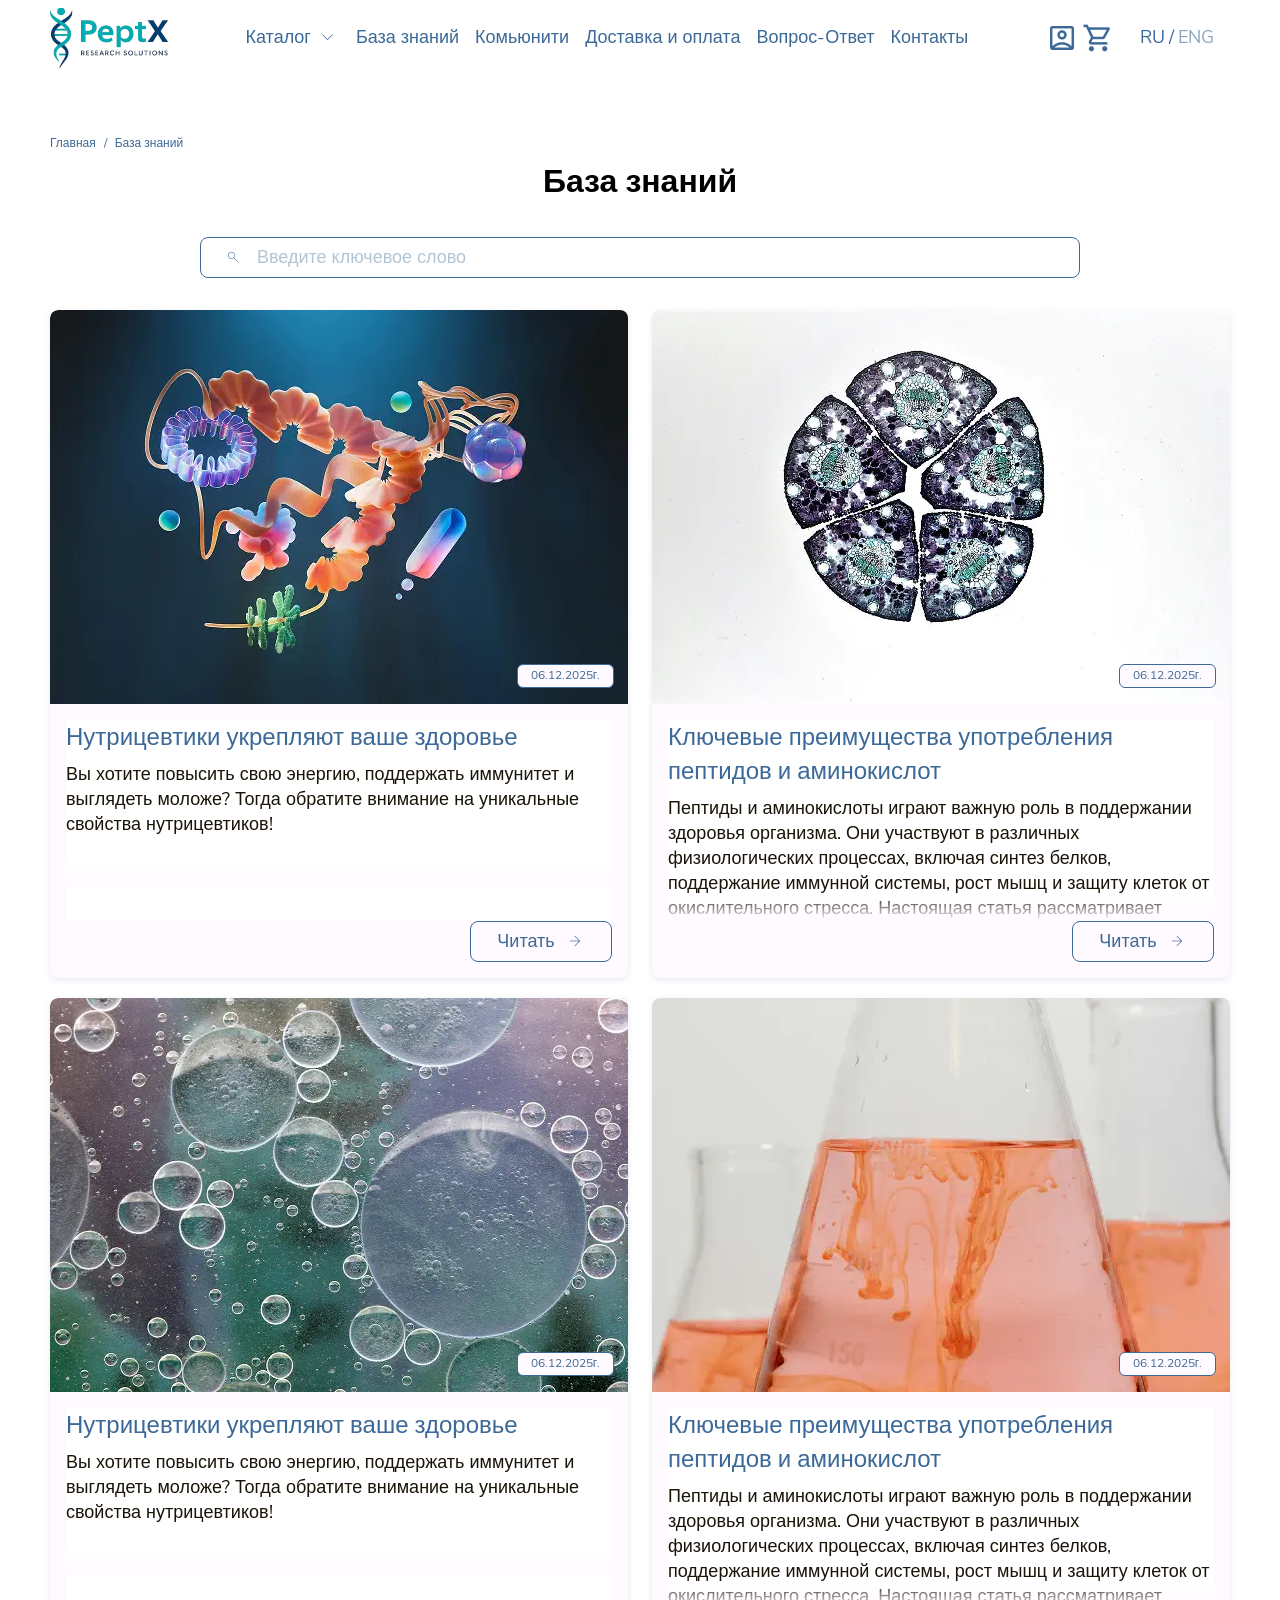
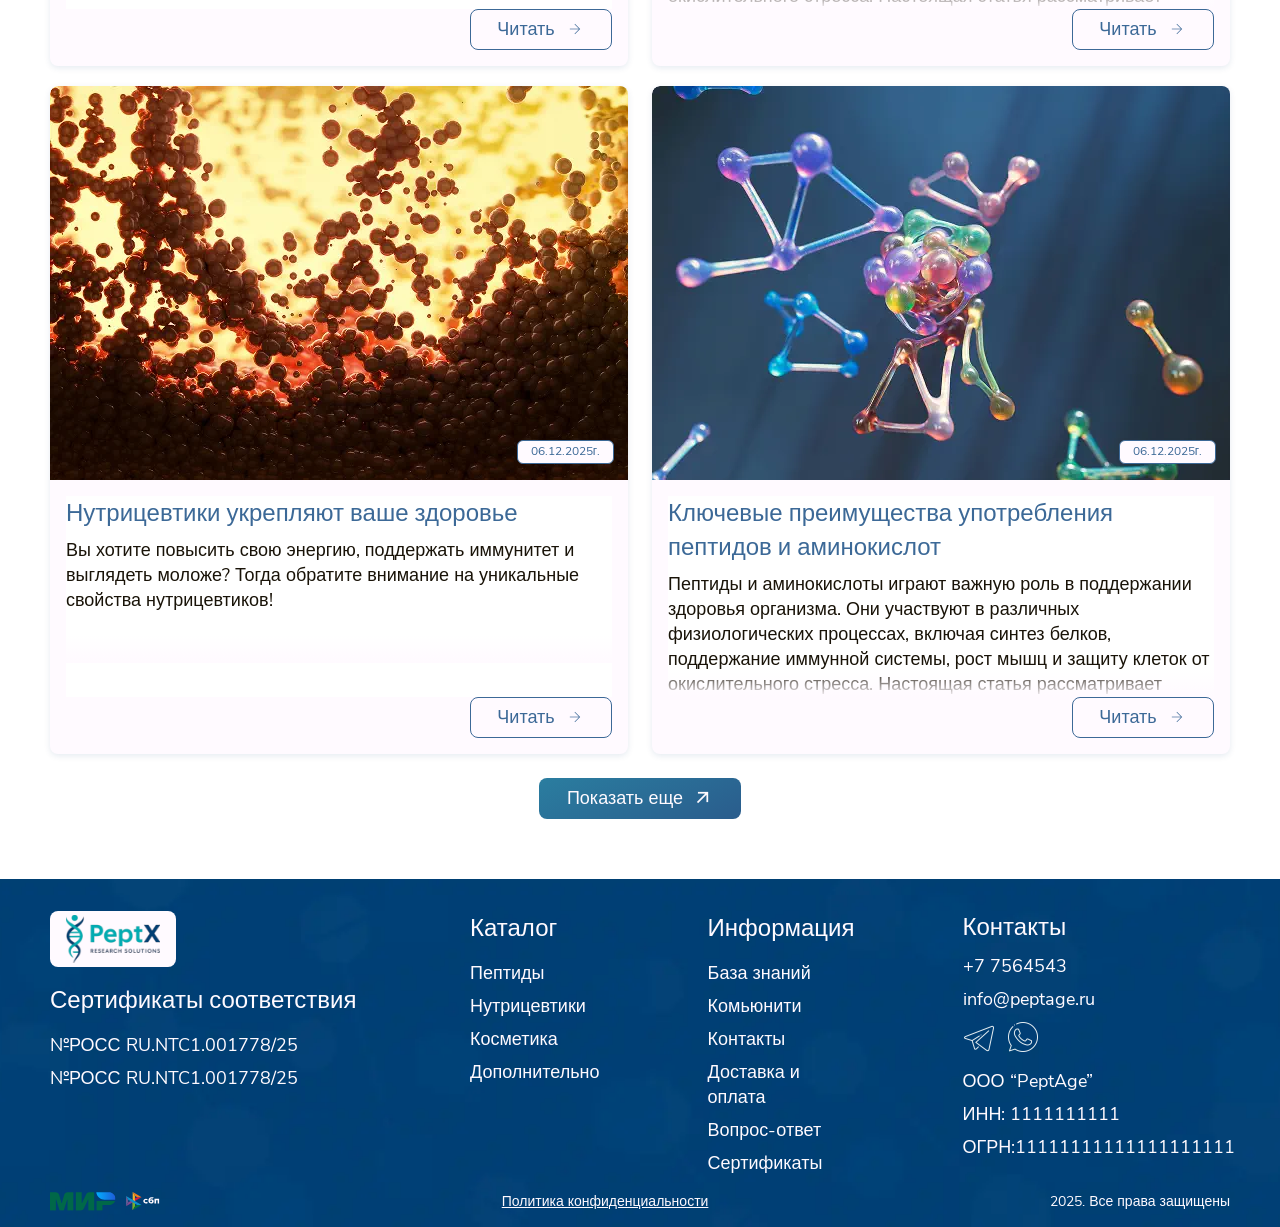
<file: notes.html>
<!DOCTYPE html>
<html lang="ru">

<head>
  <link rel="stylesheet" href="css/fonts.css">
  <link rel="stylesheet" href="css/styles.css">
  <link rel="stylesheet" href="css/notes.css">
</head>

<body>
  <header class="header">
    <div class="container">
      <div class="header_inner">
        <a class="header_log o" href="index.html">
          <img src="images/logo.svg" alt="Логотип">
        </a>

        <nav class="header-nav">
          <div class="header-nav__item header-nav__item--has-menu">
            <a class="main header-nav__link" href="catalog.html">Каталог</a>

            <button class="header-nav__toggle" type="button" aria-label="Открыть каталог" aria-expanded="false">
              <i data-icon="keyboard_arrow_down" class="header-nav__icon"></i>
            </button>

            <div class="services-menu" id="catalogMenu">
              <a class="services-item" href="catalog_peptid.html">
                <div class="services-item__left">
                  <i data-icon="allergy" class="services-item__icon"></i>

                  <div class="services-item__texts">
                    <div class="main services-item__title">PeptX Balance</div>
                    <div class="services-item__subtitle additional-mini">Metabolic Research Line</div>
                    <div class="additional-mini services-item__desc additional-mini">
                      Лабораторные исследования механизмов метаболизма
                    </div>
                  </div>
                </div>

                <div class="services-item__right">
                  <i data-icon="keyboard_arrow_right" class="services-item__arrow"></i>
                </div>
              </a>

              <a class="services-item" href="catalog_peptid.html">
                <div class="services-item__left">
                  <i data-icon="psychology" class="services-item__icon"></i>

                  <div class="services-item__texts">
                    <div class="main services-item__title">PeptX Neuro</div>
                    <div class="services-item__subtitle additional-mini">Cognitive Research Line</div>
                    <div class="additional-mini services-item__desc additional-mini">
                      Исследовательская платформа нейро-механизмов
                    </div>
                  </div>
                </div>

                <div class="services-item__right">
                  <i data-icon="keyboard_arrow_right" class="services-item__arrow"></i>
                </div>
              </a>

              <a class="services-item services-item--last" href="catalog_peptid.html">
                <div class="services-item__left">
                  <i data-icon="flowsheet" class="services-item__icon"></i>

                  <div class="services-item__texts">
                    <div class="main services-item__title">PeptX Age</div>
                    <div class="services-item__subtitle additional-mini">Longevity Research Line</div>
                    <div class="additional-mini services-item__desc additional-mini">
                      Изучение процессов старения и клеточной регуляции
                    </div>
                  </div>
                </div>

                <div class="services-item__right">
                  <i data-icon="keyboard_arrow_right" class="services-item__arrow"></i>
                </div>
              </a>
            </div>
          </div>

          <a class="main header-nav__link" href="notes.html">База знаний</a>
          <a class="main header-nav__link" href="notes.html">Комьюнити</a>
          <a class="main header-nav__link" href="info_page.html">Доставка и оплата</a>
          <a class="main header-nav__link" href="faq.html">Вопрос-Ответ</a>
          <a class="main header-nav__link" href="contacts.html">Контакты</a>
        </nav>

        <div class="header-tools">
          <div class="header-tools__icons">
            <button class="header-tools__icon" type="button" aria-label="Профиль">
              <i data-icon="account_box"></i>
            </button>
            <button class="header-tools__icon" type="button" aria-label="Корзина">
              <i data-icon="shopping_cart"></i>
            </button>
          </div>

          <div class="lang-switch main" data-lang="RU">
            <button class="lang-switch__btn is-active main" type="button" data-lang-btn="RU">RU</button>
            <span class="lang-switch__sep">/</span>
            <button class="lang-switch__btn main" type="button" data-lang-btn="ENG">ENG</button>
          </div>
        </div>
      </div>
    </div>
  </header>

  <section class="notes">
    <div class="container">
      <div class="notes__inner">
        <div class="catalog-top__head">
          <div class="catalog-top__breadcrumbs additional-mini">
            <a class="catalog-top__crumb" href="index.html">Главная</a>
            <span class="catalog-top__sep">/</span>
            <span class="catalog-top__crumb">База знаний</span>
          </div>
          <h1 class="catalog-top__title h2">База знаний</h1>
          <div class="catalog-search">
            <i data-icon="search" class="catalog-search__icon" aria-hidden="true"></i>
            <span class="catalog-search__placeholder main">Введите ключевое слово</span>
          </div>
        </div>

        <div class="notes__grid">

          <div class="notes__row">
            <article class="note-card">
              <div class="note-card__media">
                <img class="note-card__img" src="images/note_1.webp" alt="">
                <span class="note-card__date additional-mini">06.12.2025г.</span>
              </div>

              <div class="note-card__content">
                <div class="note-card_text">
                  <h3 class="note-card__title h3">Нутрицевтики укрепляют ваше здоровье</h3>

                  <p class="note-card__text main">
                    Вы хотите повысить свою энергию, поддержать иммунитет и выглядеть моложе? Тогда обратите внимание на
                    уникальные
                    свойства нутрицевтиков!
                  </p>
                </div>
                <a class="note-card__btn main" href="notes_fail.html">
                  <span>Читать</span>
                  <i data-icon="arrow_forward" class="note-card__btn-icon" aria-hidden="true"></i>
                </a>
              </div>
            </article>

            <article class="note-card">
              <div class="note-card__media">
                <img class="note-card__img" src="images/note_2.webp" alt="">
                <span class="note-card__date additional-mini">06.12.2025г.</span>
              </div>

              <div class="note-card__content">
                <div class="note-card_text">
                  <h3 class="note-card__title h3">Ключевые преимущества употребления пептидов и аминокислот</h3>

                  <p class="note-card__text main">
                    Пептиды и аминокислоты играют важную роль в поддержании здоровья организма. Они участвуют в
                    различных
                    физиологических процессах, включая синтез белков, поддержание иммунной системы, рост мышц и защиту
                    клеток от окислительного стресса. Настоящая статья рассматривает ключевые преимущества употребления
                    пептидов и аминокислот
                  </p>
                </div>

                <a class="note-card__btn main" href="notes_fail.html">
                  <span>Читать</span>
                  <i data-icon="arrow_forward" class="note-card__btn-icon" aria-hidden="true"></i>
                </a>
              </div>
            </article>
          </div>

          <div class="notes__row">
            <article class="note-card">
              <div class="note-card__media">
                <img class="note-card__img" src="images/note_3.webp" alt="">
                <span class="note-card__date additional-mini">06.12.2025г.</span>
              </div>

              <div class="note-card__content">
                <div class="note-card_text">
                  <h3 class="note-card__title h3">Нутрицевтики укрепляют ваше здоровье</h3>

                  <p class="note-card__text main">
                    Вы хотите повысить свою энергию, поддержать иммунитет и выглядеть моложе? Тогда обратите внимание на
                    уникальные
                    свойства нутрицевтиков!
                  </p>
                </div>
                <a class="note-card__btn main" href="notes_fail.html">
                  <span>Читать</span>
                  <i data-icon="arrow_forward" class="note-card__btn-icon" aria-hidden="true"></i>
                </a>
              </div>
            </article>

            <article class="note-card">
              <div class="note-card__media">
                <img class="note-card__img" src="images/note_4.webp" alt="">
                <span class="note-card__date additional-mini">06.12.2025г.</span>
              </div>

              <div class="note-card__content">
                <div class="note-card_text">
                  <h3 class="note-card__title h3">Ключевые преимущества употребления пептидов и аминокислот</h3>

                  <p class="note-card__text main">
                    Пептиды и аминокислоты играют важную роль в поддержании здоровья организма. Они участвуют в
                    различных
                    физиологических процессах, включая синтез белков, поддержание иммунной системы, рост мышц и защиту
                    клеток от окислительного стресса. Настоящая статья рассматривает ключевые преимущества употребления
                    пептидов и аминокислот
                  </p>
                </div>

                <a class="note-card__btn main" href="notes_fail.html">
                  <span>Читать</span>
                  <i data-icon="arrow_forward" class="note-card__btn-icon" aria-hidden="true"></i>
                </a>
              </div>
            </article>
          </div>

          <div class="notes__row">
            <article class="note-card">
              <div class="note-card__media">
                <img class="note-card__img" src="images/note_5.webp" alt="">
                <span class="note-card__date additional-mini">06.12.2025г.</span>
              </div>

              <div class="note-card__content">
                <div class="note-card_text">
                  <h3 class="note-card__title h3">Нутрицевтики укрепляют ваше здоровье</h3>

                  <p class="note-card__text main">
                    Вы хотите повысить свою энергию, поддержать иммунитет и выглядеть моложе? Тогда обратите внимание на
                    уникальные
                    свойства нутрицевтиков!
                  </p>
                </div>
                <a class="note-card__btn main" href="notes_fail.html">
                  <span>Читать</span>
                  <i data-icon="arrow_forward" class="note-card__btn-icon" aria-hidden="true"></i>
                </a>
              </div>
            </article>

            <article class="note-card">
              <div class="note-card__media">
                <img class="note-card__img" src="images/note_6.webp" alt="">
                <span class="note-card__date additional-mini">06.12.2025г.</span>
              </div>

              <div class="note-card__content">
                <div class="note-card_text">
                  <h3 class="note-card__title h3">Ключевые преимущества употребления пептидов и аминокислот</h3>

                  <p class="note-card__text main">
                    Пептиды и аминокислоты играют важную роль в поддержании здоровья организма. Они участвуют в
                    различных
                    физиологических процессах, включая синтез белков, поддержание иммунной системы, рост мышц и защиту
                    клеток от окислительного стресса. Настоящая статья рассматривает ключевые преимущества употребления
                    пептидов и аминокислот
                  </p>
                </div>

                <a class="note-card__btn main" href="notes_fail.html">
                  <span>Читать</span>
                  <i data-icon="arrow_forward" class="note-card__btn-icon" aria-hidden="true"></i>
                </a>
              </div>
            </article>
          </div>

        </div>

        <button class="show-more-btn">
          <span class="main">Показать еще</span>
          <i data-icon="arrow_outward" class="show-more-btn__icon" aria-hidden="true"></i>
        </button>
      </div>
    </div>
  </section>

  <footer class="footer">
    <div class="container">
      <div class="footer__inner">
        <div class="footer__top">
          <div class="footer__col footer__col-logo">
            <a class="footer__logo" href="index.html">
              <img src="images/footer_logo.svg" alt="PeptX">
            </a>
            <div class="footer__title-logo h3">Сертификаты соответствия</div>
            <div class="footer__text main">
              <a class="main" href="#">№РОСС RU.NTC1.001778/25</a>
              <a class="main" href="#">№РОСС RU.NTC1.001778/25</a>
            </div>
          </div>

          <div class="footer__col">
            <div class="footer__title h3">Каталог</div>
            <nav class="footer__list">
              <a class="main" href="catalog_peptid.html">Пептиды</a>
              <a class="main" href="catalog.html">Нутрицевтики</a>
              <a class="main" href="catalog.html">Косметика</a>
              <a class="main" href="catalog.html">Дополнительно</a>
            </nav>
          </div>

          <div class="footer__col">
            <div class="footer__title h3">Информация</div>
            <nav class="footer__list">
              <a class="main" href="notes.html">База знаний</a>
              <a class="main" href="notes.html">Комьюнити</a>
              <a class="main" href="contacts.html">Контакты</a>
              <a class="main" href="info_page.html">Доставка и оплата</a>
              <a class="main" href="faq.html">Вопрос-ответ</a>
              <a class="main" href="#">Сертификаты</a>
            </nav>
          </div>

          <div class="footer__col">
            <div class="footer__title-contacts h3">Контакты</div>

            <div class="footer__contacts">
              <a class="footer__link main" href="tel:+7564543">+7 7564543</a>
              <a class="footer__link main" href="mailto:info@peptage.ru">info@peptage.ru</a>

              <div class="footer__socials">
                <a href="#" aria-label="Telegram">
                  <img src="images/telega.svg" alt="">
                </a>
                <a href="#" aria-label="WhatsApp">
                  <img src="images/whatsapp.svg" alt="">
                </a>
              </div>

              <div class="footer__text main">
                <a class="main" href="#">ООО “PeptAge”</a>
                <a class="main" href="#">ИНН: 1111111111</a>
                <a class="main" href="#">ОГРН:11111111111111111111</a>
              </div>
            </div>
          </div>
        </div>

        <div class="footer__bottom">
          <div class="footer__pay">
            <img src="images/mir.svg" alt="Мир">
            <img src="images/sbp.svg" alt="СБП">
          </div>
          <a class="footer__policy additional" href="#">Политика конфиденциальности</a>
          <div class="footer__copy additional">2025. Все права защищены</div>
        </div>
      </div>
    </div>
  </footer>

  <script src="https://code.jquery.com/jquery-3.7.1.min.js"></script>
  <script src="js/icons.js"></script>
  <script src="js/main.js"></script>
</body>

</html>
</file>
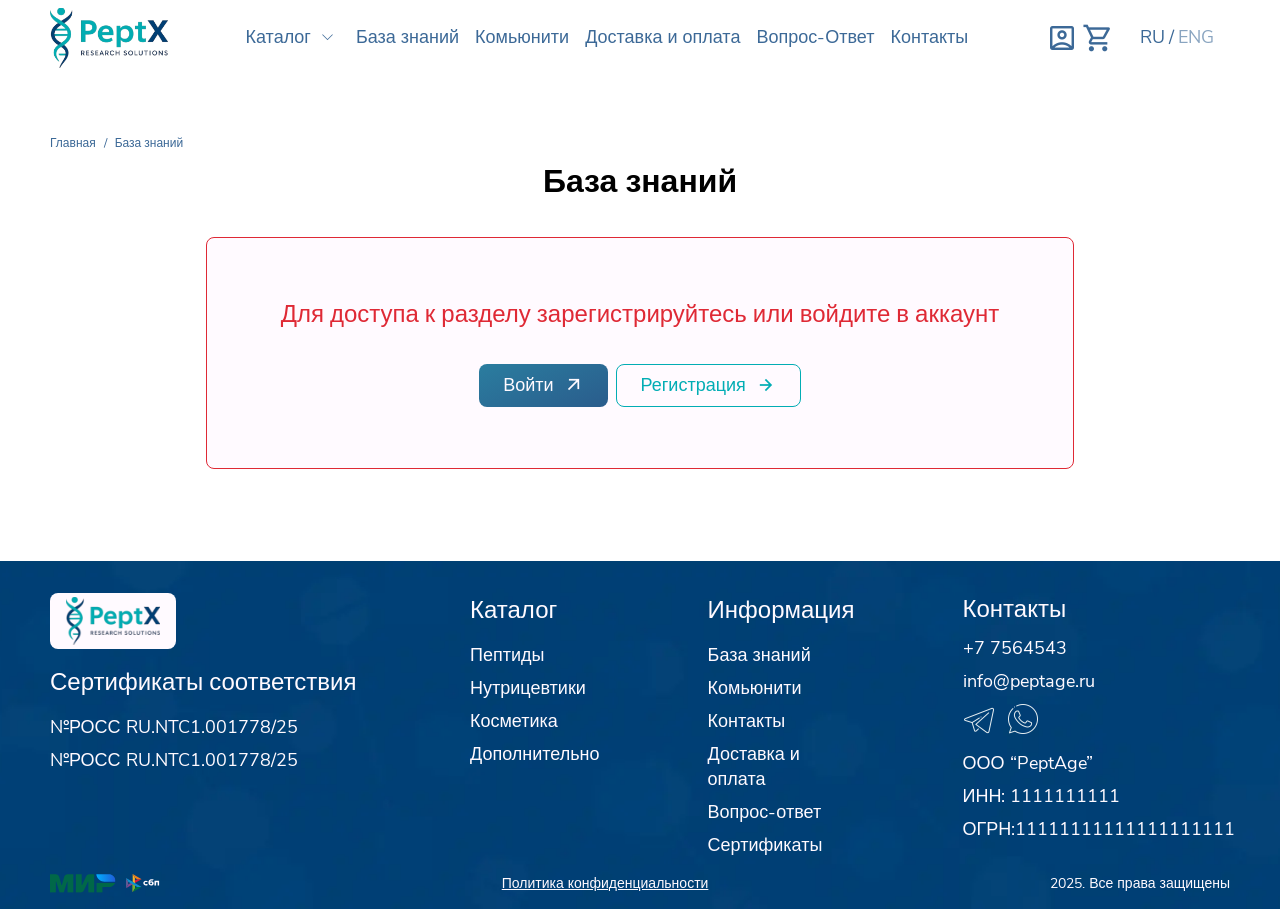
<file: notes_fail.html>
<!DOCTYPE html>
<html lang="ru">

<head>
  <link rel="stylesheet" href="css/fonts.css">
  <link rel="stylesheet" href="css/styles.css">
  <link rel="stylesheet" href="css/notes.css">
</head>

<body>
  <header class="header">
    <div class="container">
      <div class="header_inner">
        <a class="header_log o" href="index.html">
          <img src="images/logo.svg" alt="Логотип">
        </a>

        <nav class="header-nav">
          <div class="header-nav__item header-nav__item--has-menu">
            <a class="main header-nav__link" href="catalog.html">Каталог</a>

            <button class="header-nav__toggle" type="button" aria-label="Открыть каталог" aria-expanded="false">
              <i data-icon="keyboard_arrow_down" class="header-nav__icon"></i>
            </button>

            <div class="services-menu" id="catalogMenu">
              <a class="services-item" href="catalog_peptid.html">
                <div class="services-item__left">
                  <i data-icon="allergy" class="services-item__icon"></i>

                  <div class="services-item__texts">
                    <div class="main services-item__title">PeptX Balance</div>
                    <div class="services-item__subtitle additional-mini">Metabolic Research Line</div>
                    <div class="additional-mini services-item__desc additional-mini">
                      Лабораторные исследования механизмов метаболизма
                    </div>
                  </div>
                </div>

                <div class="services-item__right">
                  <i data-icon="keyboard_arrow_right" class="services-item__arrow"></i>
                </div>
              </a>

              <a class="services-item" href="catalog_peptid.html">
                <div class="services-item__left">
                  <i data-icon="psychology" class="services-item__icon"></i>

                  <div class="services-item__texts">
                    <div class="main services-item__title">PeptX Neuro</div>
                    <div class="services-item__subtitle additional-mini">Cognitive Research Line</div>
                    <div class="additional-mini services-item__desc additional-mini">
                      Исследовательская платформа нейро-механизмов
                    </div>
                  </div>
                </div>

                <div class="services-item__right">
                  <i data-icon="keyboard_arrow_right" class="services-item__arrow"></i>
                </div>
              </a>

              <a class="services-item services-item--last" href="catalog_peptid.html">
                <div class="services-item__left">
                  <i data-icon="flowsheet" class="services-item__icon"></i>

                  <div class="services-item__texts">
                    <div class="main services-item__title">PeptX Age</div>
                    <div class="services-item__subtitle additional-mini">Longevity Research Line</div>
                    <div class="additional-mini services-item__desc additional-mini">
                      Изучение процессов старения и клеточной регуляции
                    </div>
                  </div>
                </div>

                <div class="services-item__right">
                  <i data-icon="keyboard_arrow_right" class="services-item__arrow"></i>
                </div>
              </a>
            </div>
          </div>

          <a class="main header-nav__link" href="notes.html">База знаний</a>
          <a class="main header-nav__link" href="notes.html">Комьюнити</a>
          <a class="main header-nav__link" href="info_page.html">Доставка и оплата</a>
          <a class="main header-nav__link" href="faq.html">Вопрос-Ответ</a>
          <a class="main header-nav__link" href="contacts.html">Контакты</a>
        </nav>

        <div class="header-tools">
          <div class="header-tools__icons">
            <button class="header-tools__icon" type="button" aria-label="Профиль">
              <i data-icon="account_box"></i>
            </button>
            <button class="header-tools__icon" type="button" aria-label="Корзина">
              <i data-icon="shopping_cart"></i>
            </button>
          </div>

          <div class="lang-switch main" data-lang="RU">
            <button class="lang-switch__btn is-active main" type="button" data-lang-btn="RU">RU</button>
            <span class="lang-switch__sep">/</span>
            <button class="lang-switch__btn main" type="button" data-lang-btn="ENG">ENG</button>
          </div>
        </div>
      </div>
    </div>
  </header>

  <section class="notes">
    <div class="container">
      <div class="notes__inner">
        <div class="catalog-top__head">
          <div class="catalog-top__breadcrumbs additional-mini">
            <a class="catalog-top__crumb" href="index.html">Главная</a>
            <span class="catalog-top__sep">/</span>
            <span class="catalog-top__crumb">База знаний</span>
          </div>
          <h1 class="catalog-top__title h2">База знаний</h1>
          <div class="auth-prompt__box">
            <p class="auth-prompt__text h3">Для доступа к разделу зарегистрируйтесь или войдите в аккаунт</p>

            <div class="auth-prompt__actions">
              <button class="auth-prompt__btn auth-prompt__btn--primary main" type="button">
                <span>Войти</span>
                <i data-icon="arrow_outward" class="auth-prompt__icon" aria-hidden="true"></i>
              </button>

              <button class="auth-prompt__btn auth-prompt__btn--ghost main" type="button">
                <span>Регистрация</span>
                <i data-icon="arrow_forward" class="auth-prompt__icon" aria-hidden="true"></i>
              </button>
            </div>
          </div>
      </div>
  </section>

  <footer class="footer">
    <div class="container">
      <div class="footer__inner">
        <div class="footer__top">
          <div class="footer__col footer__col-logo">
            <a class="footer__logo" href="index.html">
              <img src="images/footer_logo.svg" alt="PeptX">
            </a>
            <div class="footer__title-logo h3">Сертификаты соответствия</div>
            <div class="footer__text main">
              <a class="main" href="#">№РОСС RU.NTC1.001778/25</a>
              <a class="main" href="#">№РОСС RU.NTC1.001778/25</a>
            </div>
          </div>

          <div class="footer__col">
            <div class="footer__title h3">Каталог</div>
            <nav class="footer__list">
              <a class="main" href="catalog_peptid.html">Пептиды</a>
              <a class="main" href="catalog.html">Нутрицевтики</a>
              <a class="main" href="catalog.html">Косметика</a>
              <a class="main" href="catalog.html">Дополнительно</a>
            </nav>
          </div>

          <div class="footer__col">
            <div class="footer__title h3">Информация</div>
            <nav class="footer__list">
              <a class="main" href="notes.html">База знаний</a>
              <a class="main" href="notes.html">Комьюнити</a>
              <a class="main" href="contacts.html">Контакты</a>
              <a class="main" href="info_page.html">Доставка и оплата</a>
              <a class="main" href="faq.html">Вопрос-ответ</a>
              <a class="main" href="#">Сертификаты</a>
            </nav>
          </div>

          <div class="footer__col">
            <div class="footer__title-contacts h3">Контакты</div>

            <div class="footer__contacts">
              <a class="footer__link main" href="tel:+7564543">+7 7564543</a>
              <a class="footer__link main" href="mailto:info@peptage.ru">info@peptage.ru</a>

              <div class="footer__socials">
                <a href="#" aria-label="Telegram">
                  <img src="images/telega.svg" alt="">
                </a>
                <a href="#" aria-label="WhatsApp">
                  <img src="images/whatsapp.svg" alt="">
                </a>
              </div>

              <div class="footer__text main">
                <a class="main" href="#">ООО “PeptAge”</a>
                <a class="main" href="#">ИНН: 1111111111</a>
                <a class="main" href="#">ОГРН:11111111111111111111</a>
              </div>
            </div>
          </div>
        </div>

        <div class="footer__bottom">
          <div class="footer__pay">
            <img src="images/mir.svg" alt="Мир">
            <img src="images/sbp.svg" alt="СБП">
          </div>
          <a class="footer__policy additional" href="#">Политика конфиденциальности</a>
          <div class="footer__copy additional">2025. Все права защищены</div>
        </div>
      </div>
    </div>
  </footer>

  <script src="https://code.jquery.com/jquery-3.7.1.min.js"></script>
  <script src="js/icons.js"></script>
  <script src="js/main.js"></script>
</body>

</html>
</file>
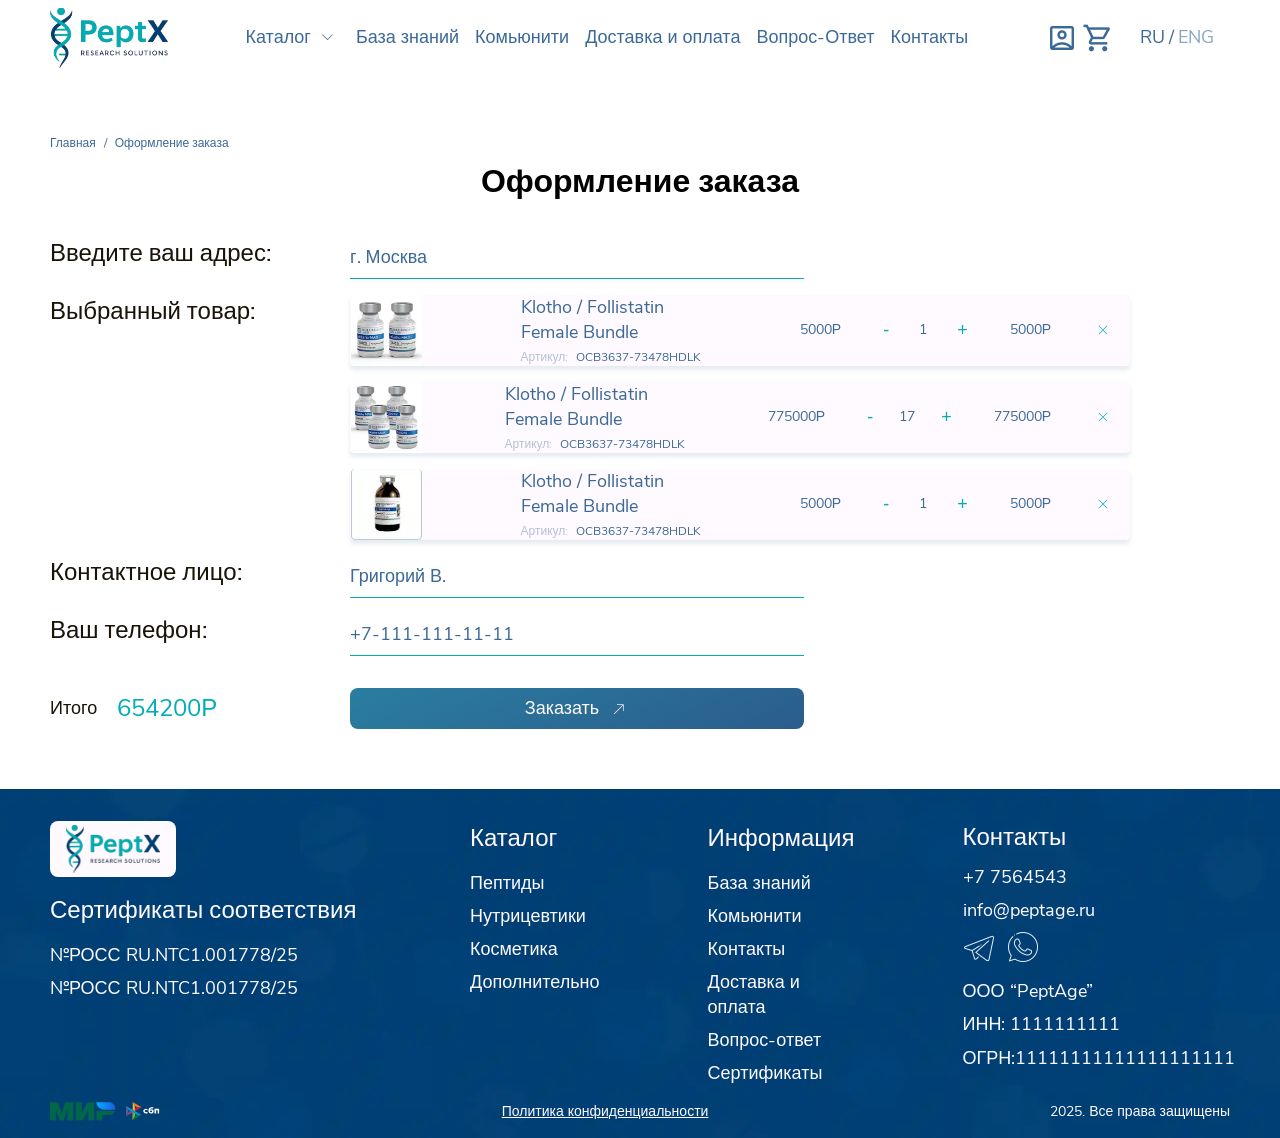
<file: order.html>
<!DOCTYPE html>
<html lang="ru">

<head>
  <link rel="stylesheet" href="css/fonts.css">
  <link rel="stylesheet" href="css/styles.css">
  <link rel="stylesheet" href="css/order.css">
</head>

<body>
  <header class="header">
    <div class="container">
      <div class="header_inner">
        <a class="header_log o" href="index.html">
          <img src="images/logo.svg" alt="Логотип">
        </a>

        <nav class="header-nav">
          <div class="header-nav__item header-nav__item--has-menu">
            <a class="main header-nav__link" href="catalog.html">Каталог</a>

            <button class="header-nav__toggle" type="button" aria-label="Открыть каталог" aria-expanded="false">
              <i data-icon="keyboard_arrow_down" class="header-nav__icon"></i>
            </button>

            <div class="services-menu" id="catalogMenu">
              <a class="services-item" href="catalog_peptid.html">
                <div class="services-item__left">
                  <i data-icon="allergy" class="services-item__icon"></i>

                  <div class="services-item__texts">
                    <div class="main services-item__title">PeptX Balance</div>
                    <div class="services-item__subtitle additional-mini">Metabolic Research Line</div>
                    <div class="additional-mini services-item__desc additional-mini">
                      Лабораторные исследования механизмов метаболизма
                    </div>
                  </div>
                </div>

                <div class="services-item__right">
                  <i data-icon="keyboard_arrow_right" class="services-item__arrow"></i>
                </div>
              </a>

              <a class="services-item" href="catalog_peptid.html">
                <div class="services-item__left">
                  <i data-icon="psychology" class="services-item__icon"></i>

                  <div class="services-item__texts">
                    <div class="main services-item__title">PeptX Neuro</div>
                    <div class="services-item__subtitle additional-mini">Cognitive Research Line</div>
                    <div class="additional-mini services-item__desc additional-mini">
                      Исследовательская платформа нейро-механизмов
                    </div>
                  </div>
                </div>

                <div class="services-item__right">
                  <i data-icon="keyboard_arrow_right" class="services-item__arrow"></i>
                </div>
              </a>

              <a class="services-item services-item--last" href="catalog_peptid.html">
                <div class="services-item__left">
                  <i data-icon="flowsheet" class="services-item__icon"></i>

                  <div class="services-item__texts">
                    <div class="main services-item__title">PeptX Age</div>
                    <div class="services-item__subtitle additional-mini">Longevity Research Line</div>
                    <div class="additional-mini services-item__desc additional-mini">
                      Изучение процессов старения и клеточной регуляции
                    </div>
                  </div>
                </div>

                <div class="services-item__right">
                  <i data-icon="keyboard_arrow_right" class="services-item__arrow"></i>
                </div>
              </a>
            </div>
          </div>

          <a class="main header-nav__link" href="notes.html">База знаний</a>
          <a class="main header-nav__link" href="notes.html">Комьюнити</a>
          <a class="main header-nav__link" href="info_page.html">Доставка и оплата</a>
          <a class="main header-nav__link" href="faq.html">Вопрос-Ответ</a>
          <a class="main header-nav__link" href="contacts.html">Контакты</a>
        </nav>

        <div class="header-tools">
          <div class="header-tools__icons">
            <button class="header-tools__icon" type="button" aria-label="Профиль">
              <i data-icon="account_box"></i>
            </button>
            <button class="header-tools__icon" type="button" aria-label="Корзина">
              <i data-icon="shopping_cart"></i>
            </button>
          </div>

          <div class="lang-switch main" data-lang="RU">
            <button class="lang-switch__btn is-active main" type="button" data-lang-btn="RU">RU</button>
            <span class="lang-switch__sep">/</span>
            <button class="lang-switch__btn main" type="button" data-lang-btn="ENG">ENG</button>
          </div>
        </div>
      </div>
    </div>
  </header>

  <section class="order">
    <div class="container">
      <div class="order__inner">
        <div class="catalog-top__head">
          <div class="catalog-top__breadcrumbs additional-mini">
            <a class="catalog-top__crumb" href="index.html">Главная</a>
            <span class="catalog-top__sep">/</span>
            <span class="catalog-top__crumb">Оформление заказа</span>
          </div>
          <h1 class="catalog-top__title h2">Оформление заказа</h1>
        </div>

        <div class="checkout__inner">

          <div class="checkout__top">
            <div class="checkout-field">
              <div class="checkout-field__label h3">Введите ваш адрес:</div>
              <div class="checkout-field__value">
                <span class="main">г. Москва</span>
              </div>
            </div>

            <div class="checkout-field checkout-field--products">
              <div class="checkout-field__label h3">Выбранный товар:</div>

              <div class="checkout-field__value">
                <div class="checkout-products">
                  <article class="checkout-product">
                    <img class="checkout-product__img" src="images/pept_2.webp" alt="Product">
                    <div class="checkout-product__text">
                      <div class="main checkout-product__title">Klotho / Follistatin<br>Female Bundle</div>
                      <div class="checkout-product__sku">
                        <span class="additional-mini checkout-product__sku-label">Артикул:</span>
                        <span class="additional-mini checkout-product__sku-value">OCB3637-73478HDLK</span>
                      </div>
                    </div>

                    <div class="checkout-product__meta">
                      <div class="additional checkout-product__price">5000Р</div>

                      <div class="checkout-qty">
                        <button class="checkout-qty__btn" type="button">-</button>
                        <div class="checkout-qty__value additional">1</div>
                        <button class="checkout-qty__btn" type="button">+</button>
                      </div>

                      <div class="additional checkout-product__sum">5000Р</div>

                      <button class="checkout-product__remove" type="button" aria-label="Удалить">
                        <i data-icon="close" aria-hidden="true"></i>
                      </button>
                    </div>
                  </article>

                  <article class="checkout-product">
                    <img class="checkout-product__img" src="images/pept_3.webp" alt="Product">
                    <div class="checkout-product__text">
                      <div class="main checkout-product__title">Klotho / Follistatin<br>Female Bundle</div>
                      <div class="checkout-product__sku">
                        <span class="additional-mini checkout-product__sku-label">Артикул:</span>
                        <span class="additional-mini checkout-product__sku-value">OCB3637-73478HDLK</span>
                      </div>
                    </div>

                    <div class="checkout-product__meta">
                      <div class="additional checkout-product__price">775000Р</div>

                      <div class="checkout-qty">
                        <button class="checkout-qty__btn" type="button">-</button>
                        <div class="checkout-qty__value additional">17</div>
                        <button class="checkout-qty__btn" type="button">+</button>
                      </div>

                      <div class="additional checkout-product__sum">775000Р</div>

                      <button class="checkout-product__remove" type="button" aria-label="Удалить">
                        <i data-icon="close" aria-hidden="true"></i>
                      </button>
                    </div>
                  </article>

                  <article class="checkout-product">
                    <img class="checkout-product__img" src="images/pept_4.webp" alt="Product">
                    <div class="checkout-product__text">
                      <div class="main checkout-product__title">Klotho / Follistatin<br>Female Bundle</div>
                      <div class="checkout-product__sku">
                        <span class="additional-mini checkout-product__sku-label">Артикул:</span>
                        <span class="additional-mini checkout-product__sku-value">OCB3637-73478HDLK</span>
                      </div>
                    </div>

                    <div class="checkout-product__meta">
                      <div class="additional checkout-product__price">5000Р</div>

                      <div class="checkout-qty">
                        <button class="checkout-qty__btn" type="button">-</button>
                        <div class="checkout-qty__value additional">1</div>
                        <button class="checkout-qty__btn" type="button">+</button>
                      </div>

                      <div class="additional checkout-product__sum">5000Р</div>

                      <button class="checkout-product__remove" type="button" aria-label="Удалить">
                        <i data-icon="close" aria-hidden="true"></i>
                      </button>
                    </div>
                  </article>
                </div>
              </div>
            </div>

            <div class="checkout-field">
              <div class="checkout-field__label h3">Контактное лицо:</div>
              <div class="checkout-field__value">
                <span class="main">Григорий В.</span>
              </div>
            </div>

            <div class="checkout-field">
              <div class="checkout-field__label h3">Ваш телефон:</div>
              <div class="checkout-field__value">
                <span class="main">+7-111-111-11-11</span>
              </div>
            </div>
          </div>

          <div class="checkout__bottom">
            <div class="checkout-total">
              <span class="main checkout-total__label">Итого</span>
              <span class="h3 checkout-total__value">654200Р</span>
            </div>

            <button class="checkout__btn main" type="button">
              <span>Заказать</span>
              <i data-icon="north_east" class="checkout__btn-icon" aria-hidden="true"></i>
            </button>
          </div>

        </div>

      </div>
    </div>
  </section>

  <footer class="footer">
    <div class="container">
      <div class="footer__inner">
        <div class="footer__top">
          <div class="footer__col footer__col-logo">
            <a class="footer__logo" href="index.html">
              <img src="images/footer_logo.svg" alt="PeptX">
            </a>
            <div class="footer__title-logo h3">Сертификаты соответствия</div>
            <div class="footer__text main">
              <a class="main" href="#">№РОСС RU.NTC1.001778/25</a>
              <a class="main" href="#">№РОСС RU.NTC1.001778/25</a>
            </div>
          </div>

          <div class="footer__col">
            <div class="footer__title h3">Каталог</div>
            <nav class="footer__list">
              <a class="main" href="catalog_peptid.html">Пептиды</a>
              <a class="main" href="catalog.html">Нутрицевтики</a>
              <a class="main" href="catalog.html">Косметика</a>
              <a class="main" href="catalog.html">Дополнительно</a>
            </nav>
          </div>

          <div class="footer__col">
            <div class="footer__title h3">Информация</div>
            <nav class="footer__list">
              <a class="main" href="notes.html">База знаний</a>
              <a class="main" href="notes.html">Комьюнити</a>
              <a class="main" href="contacts.html">Контакты</a>
              <a class="main" href="info_page.html">Доставка и оплата</a>
              <a class="main" href="faq.html">Вопрос-ответ</a>
              <a class="main" href="#">Сертификаты</a>
            </nav>
          </div>

          <div class="footer__col">
            <div class="footer__title-contacts h3">Контакты</div>

            <div class="footer__contacts">
              <a class="footer__link main" href="tel:+7564543">+7 7564543</a>
              <a class="footer__link main" href="mailto:info@peptage.ru">info@peptage.ru</a>

              <div class="footer__socials">
                <a href="#" aria-label="Telegram">
                  <img src="images/telega.svg" alt="">
                </a>
                <a href="#" aria-label="WhatsApp">
                  <img src="images/whatsapp.svg" alt="">
                </a>
              </div>

              <div class="footer__text main">
                <a class="main" href="#">ООО “PeptAge”</a>
                <a class="main" href="#">ИНН: 1111111111</a>
                <a class="main" href="#">ОГРН:11111111111111111111</a>
              </div>
            </div>
          </div>
        </div>

        <div class="footer__bottom">
          <div class="footer__pay">
            <img src="images/mir.svg" alt="Мир">
            <img src="images/sbp.svg" alt="СБП">
          </div>
          <a class="footer__policy additional" href="#">Политика конфиденциальности</a>
          <div class="footer__copy additional">2025. Все права защищены</div>
        </div>
      </div>
    </div>
  </footer>

  <script src="https://code.jquery.com/jquery-3.7.1.min.js"></script>
  <script src="js/icons.js"></script>
  <script src="js/main.js"></script>
</body>

</html>
</file>
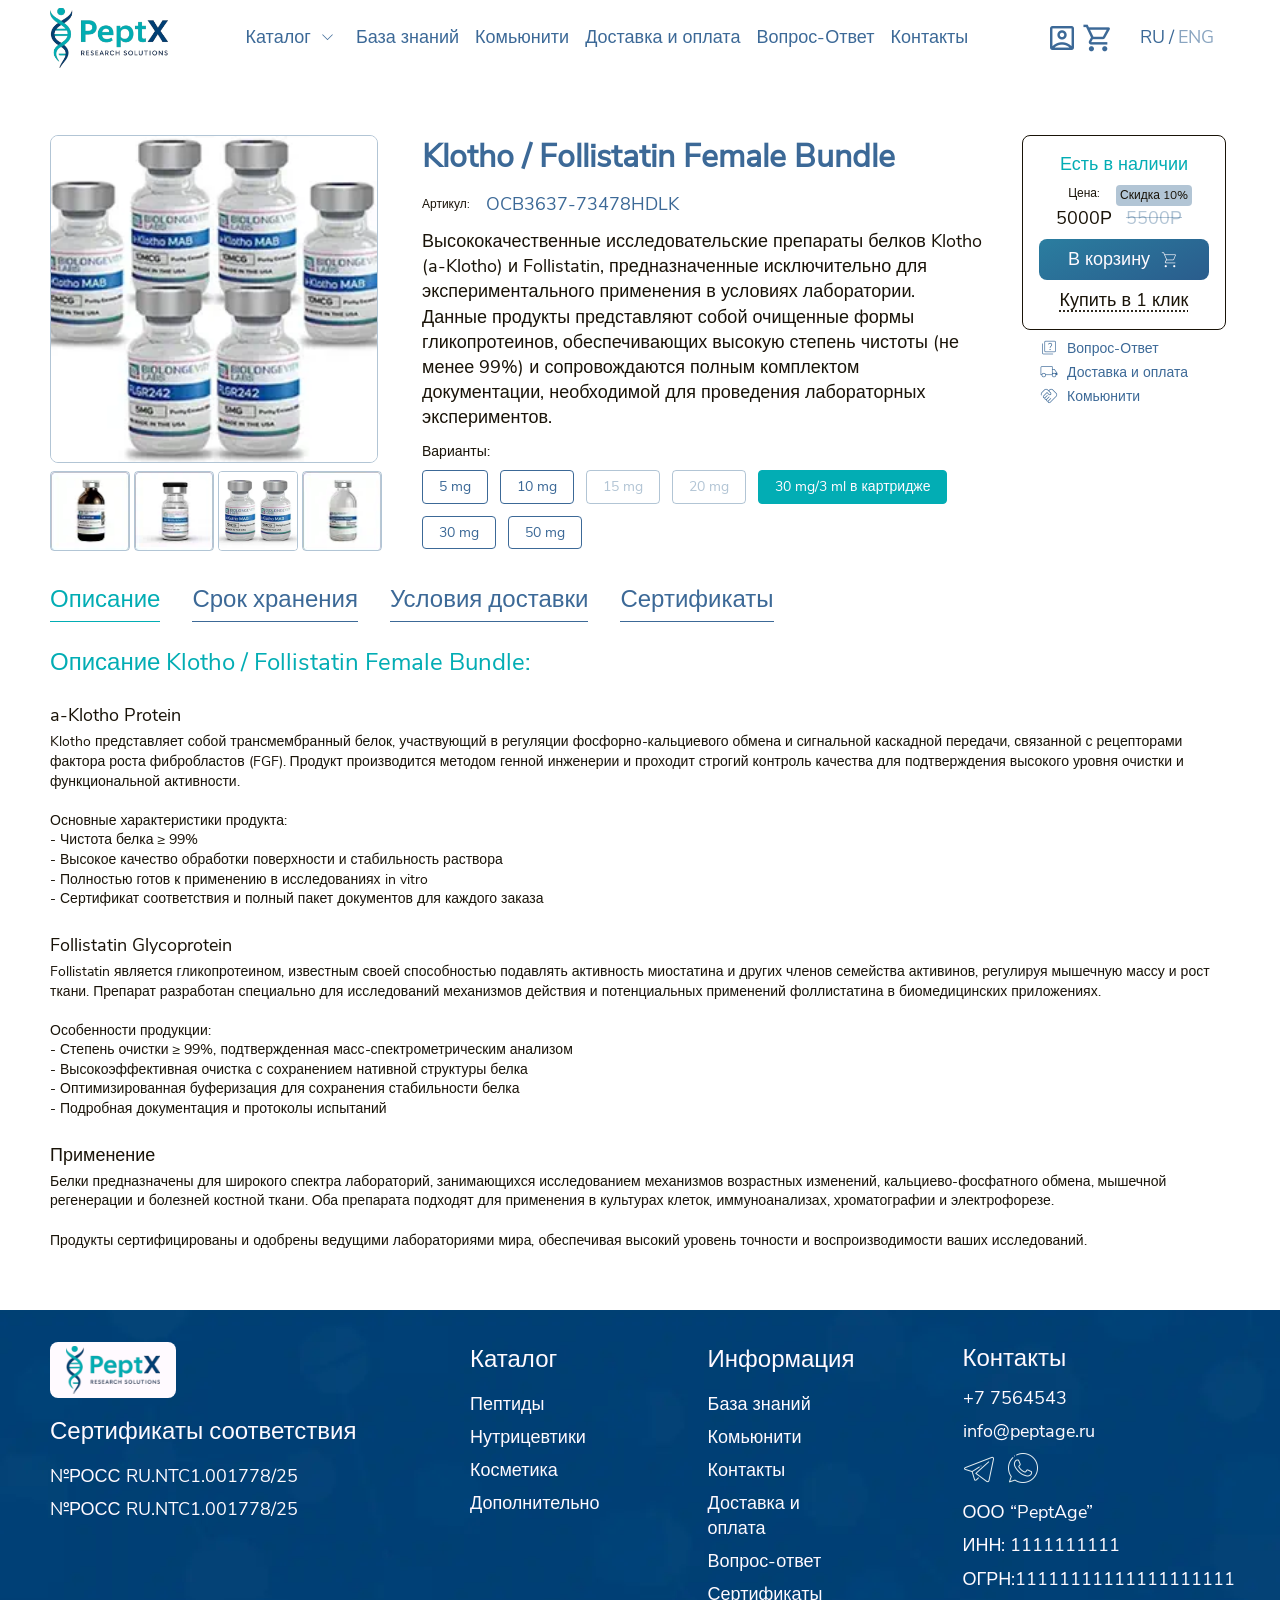
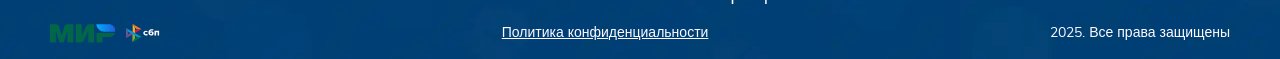
<file: product.html>
<!DOCTYPE html>
<html lang="ru">

<head>
  <link rel="stylesheet" href="css/fonts.css">
  <link rel="stylesheet" href="css/styles.css">
  <link rel="stylesheet" href="css/product.css">
</head>

<body>
  <header class="header">
    <div class="container">
      <div class="header_inner">
        <a class="header_log o" href="index.html">
          <img src="images/logo.svg" alt="Логотип">
        </a>

        <nav class="header-nav">
          <div class="header-nav__item header-nav__item--has-menu">
            <a class="main header-nav__link" href="catalog.html">Каталог</a>

            <button class="header-nav__toggle" type="button" aria-label="Открыть каталог" aria-expanded="false">
              <i data-icon="keyboard_arrow_down" class="header-nav__icon"></i>
            </button>

            <div class="services-menu" id="catalogMenu">
              <a class="services-item" href="catalog_peptid.html">
                <div class="services-item__left">
                  <i data-icon="allergy" class="services-item__icon"></i>

                  <div class="services-item__texts">
                    <div class="main services-item__title">PeptX Balance</div>
                    <div class="services-item__subtitle additional-mini">Metabolic Research Line</div>
                    <div class="additional-mini services-item__desc additional-mini">
                      Лабораторные исследования механизмов метаболизма
                    </div>
                  </div>
                </div>

                <div class="services-item__right">
                  <i data-icon="keyboard_arrow_right" class="services-item__arrow"></i>
                </div>
              </a>

              <a class="services-item" href="catalog_peptid.html">
                <div class="services-item__left">
                  <i data-icon="psychology" class="services-item__icon"></i>

                  <div class="services-item__texts">
                    <div class="main services-item__title">PeptX Neuro</div>
                    <div class="services-item__subtitle additional-mini">Cognitive Research Line</div>
                    <div class="additional-mini services-item__desc additional-mini">
                      Исследовательская платформа нейро-механизмов
                    </div>
                  </div>
                </div>

                <div class="services-item__right">
                  <i data-icon="keyboard_arrow_right" class="services-item__arrow"></i>
                </div>
              </a>

              <a class="services-item services-item--last" href="catalog_peptid.html">
                <div class="services-item__left">
                  <i data-icon="flowsheet" class="services-item__icon"></i>

                  <div class="services-item__texts">
                    <div class="main services-item__title">PeptX Age</div>
                    <div class="services-item__subtitle additional-mini">Longevity Research Line</div>
                    <div class="additional-mini services-item__desc additional-mini">
                      Изучение процессов старения и клеточной регуляции
                    </div>
                  </div>
                </div>

                <div class="services-item__right">
                  <i data-icon="keyboard_arrow_right" class="services-item__arrow"></i>
                </div>
              </a>
            </div>
          </div>

          <a class="main header-nav__link" href="notes.html">База знаний</a>
          <a class="main header-nav__link" href="notes.html">Комьюнити</a>
          <a class="main header-nav__link" href="info_page.html">Доставка и оплата</a>
          <a class="main header-nav__link" href="faq.html">Вопрос-Ответ</a>
          <a class="main header-nav__link" href="contacts.html">Контакты</a>
        </nav>

        <div class="header-tools">
          <div class="header-tools__icons">
            <button class="header-tools__icon" type="button" aria-label="Профиль">
              <i data-icon="account_box"></i>
            </button>
            <button class="header-tools__icon" type="button" aria-label="Корзина">
              <i data-icon="shopping_cart"></i>
            </button>
          </div>

          <div class="lang-switch main" data-lang="RU">
            <button class="lang-switch__btn is-active main" type="button" data-lang-btn="RU">RU</button>
            <span class="lang-switch__sep">/</span>
            <button class="lang-switch__btn main" type="button" data-lang-btn="ENG">ENG</button>
          </div>
        </div>
      </div>
    </div>
  </header>



  <section class="product">
    <div class="container">
      <div class="product__inner">

        <div class="product-gallery">
          <div class="product-gallery__main">
            <img class="product-gallery__img" src="images/pept_1.webp" alt="Product">
          </div>

          <div class="product-gallery__thumbs">
            <button class="product-gallery__thumb" type="button">
              <img src="images/pept_4.webp" width="79" height="80" alt="">
            </button>
            <button class="product-gallery__thumb" type="button">
              <img src="images/pept_5.webp" width="79" height="80" alt="">
            </button>
            <button class="product-gallery__thumb" type="button">
              <img src="images/pept_2.webp" width="79" height="80" alt="">
            </button>
            <button class="product-gallery__thumb" type="button">
              <img src="images/pept_6.webp" width="79" height="80" alt="">
            </button>
          </div>
        </div>

        <div class="product__panel">
          <div class="product-info">
            <h1 class="product-info__title h2">Klotho / Follistatin Female Bundle</h1>

            <div class="product-info__sku">
              <span class="additional-mini product-info__sku-label">Артикул:</span>
              <span class="main product-info__sku-value">OCB3637-73478HDLK</span>
            </div>

            <p class="main product-info__desc">
              Высококачественные исследовательские препараты белков Klotho (a-Klotho) и Follistatin, предназначенные
              исключительно для экспериментального применения в условиях лаборатории. Данные продукты представляют собой
              очищенные формы гликопротеинов, обеспечивающих высокую степень чистоты (не менее 99%) и сопровождаются
              полным
              комплектом документации, необходимой для проведения лабораторных экспериментов.
            </p>

            <div class="product-variants">
              <span class="additional product-variants__label">Варианты:</span>

              <div class="product-variants__list">
                <button class="product-variant additional" type="button">5 mg</button>
                <button class="product-variant additional" type="button">10 mg</button>
                <button class="product-variant product-variant--muted additional" type="button">15 mg</button>
                <button class="product-variant product-variant--muted additional" type="button">20 mg</button>
                <button class="product-variant product-variant--active additional" type="button">30 mg/3 ml в
                  картридже</button>
                <button class="product-variant additional" type="button">30 mg</button>
                <button class="product-variant additional" type="button">50 mg</button>
              </div>
            </div>
          </div>

          <div class="product-side">
            <div class="product-box">
              <div class="product-box__top">
                <div class="main product-box__stock">Есть в наличии</div>

                <div class="product-box__prices">
                  <div class="product-box__now">
                    <div class="additional-mini product-box__label">Цена:</div>
                    <div class="main product-box__value">5000Р</div>
                  </div>

                  <div class="product-box__old">
                    <div class="product-box__badge additional-mini">Скидка 10%</div>
                    <div class="main product-box__old-price">5500Р</div>
                  </div>
                </div>
              </div>

              <div class="product-box__bottom">
                <button class="product-box__btn main" type="button">
                  <span>В корзину</span>
                  <i data-icon="shopping_cart" class="product-box__btn-icon" aria-hidden="true"></i>
                </button>

                <button class="product-box__oneclick main" type="button">Купить в 1 клик</button>
              </div>
            </div>

            <div class="product-links">
              <a class="product-link" href="faq.html">
                <i data-icon="quiz" class="product-link__icon" aria-hidden="true"></i>
                <span class="additional product-link__text">Вопрос-Ответ</span>
              </a>

              <a class="product-link" href="info_page.html">
                <i data-icon="local_shipping" class="product-link__icon" aria-hidden="true"></i>
                <span class="additional product-link__text">Доставка и оплата</span>
              </a>

              <a class="product-link" href="notes.html">
                <i data-icon="handshake" class="product-link__icon" aria-hidden="true"></i>
                <span class="additional product-link__text">Комьюнити</span>
              </a>
            </div>
          </div>
        </div>
      </div>
    </div>
  </section>

  <section class="product-tabs">
    <div class="container">
      <div class="product-tabs__inner">

        <nav class="product-tabs__nav" aria-label="Разделы товара">
          <button class="product-tabs__link h3 is-active" type="button" data-tab="desc">Описание</button>
          <button class="product-tabs__link h3" type="button" data-tab="storage">Срок хранения</button>
          <button class="product-tabs__link h3" type="button" data-tab="delivery">Условия доставки</button>
          <button class="product-tabs__link h3" type="button" data-tab="certs">Сертификаты</button>
        </nav>

        <div class="product-tabs__content">

          <section class="product-tab is-active" data-pane="desc">
            <h3 class="product-tab__title h3">Описание Klotho / Follistatin Female Bundle:</h3>

            <div class="product-tab__stack">
              <div class="product-block">
                <div class="main product-block__title">a-Klotho Protein</div>
                <div class="additional product-block__text">
                  Klotho представляет собой трансмембранный белок, участвующий в регуляции фосфорно-кальциевого обмена и
                  сигнальной каскадной передачи, связанной с рецепторами фактора роста фибробластов (FGF). Продукт
                  производится методом генной инженерии и проходит строгий контроль качества для подтверждения высокого
                  уровня очистки и функциональной активности.
                  <br><br>
                  Основные характеристики продукта:
                  <br>
                  - Чистота белка ≥ 99%
                  <br>
                  - Высокое качество обработки поверхности и стабильность раствора
                  <br>
                  - Полностью готов к применению в исследованиях in vitro
                  <br>
                  - Сертификат соответствия и полный пакет документов для каждого заказа
                </div>
              </div>

              <div class="product-block">
                <div class="main product-block__title">Follistatin Glycoprotein</div>
                <div class="additional product-block__text">
                  Follistatin является гликопротеином, известным своей способностью подавлять активность миостатина и
                  других
                  членов семейства активинов, регулируя мышечную массу и рост ткани. Препарат разработан специально для
                  исследований механизмов действия и потенциальных применений фоллистатина в биомедицинских приложениях.
                  <br><br>
                  Особенности продукции:
                  <br>
                  - Степень очистки ≥ 99%, подтвержденная масс-спектрометрическим анализом
                  <br>
                  - Высокоэффективная очистка с сохранением нативной структуры белка
                  <br>
                  - Оптимизированная буферизация для сохранения стабильности белка
                  <br>
                  - Подробная документация и протоколы испытаний
                </div>
              </div>

              <div class="product-block">
                <div class="main product-block__title">Применение</div>
                <div class="additional product-block__text">
                  Белки предназначены для широкого спектра лабораторий, занимающихся исследованием механизмов возрастных
                  изменений, кальциево-фосфатного обмена, мышечной регенерации и болезней костной ткани. Оба препарата
                  подходят для применения в культурах клеток, иммуноанализах, хроматографии и электрофорезе.
                  <br><br>
                  Продукты сертифицированы и одобрены ведущими лабораториями мира, обеспечивая высокий уровень точности
                  и
                  воспроизводимости ваших исследований.
                </div>
              </div>
            </div>
          </section>

          <section class="product-tab" data-pane="storage">
            <h3 class="product-tab__title h3">Срок хранения</h3>

            <div class="product-tab__stack">
              <div class="product-block">
                <div class="additional product-block__text product-block__text--tall">
                  Флакон с препаратом следует хранить следующим образом:
                  <br><br>
                  - Комнатная температура: срок хранения до 7 дней
                  <br>
                  - Холодильник: срок хранения до 3 недель
                  <br>
                  - Морозильная камера: срок хранения до 2 лет
                  <br><br>
                  Общий срок годности препарата, начиная с момента производства, составляет 2 года.
                  <br><br>
                  Разведенный раствор хранить исключительно в холодильнике:
                  <br><br>
                  - Если порошок разводили в стерильной воде, раствор сохраняет свойства до 3 недель
                  <br>
                  - Если использовали бактериостатическую воду, раствор хранится до 6 месяцев
                </div>
              </div>
            </div>
          </section>

          <section class="product-tab" data-pane="delivery">
            <h3 class="product-tab__title h3">Условия доставки</h3>

            <div class="product-tab__stack">
              <div class="product-block">
                <div class="main product-block__title">Особенности отправки:</div>
                <div class="additional product-block__text">
                  - Отправления через CDEK выполняются ежедневно с понедельника по пятницу.
                  <br>
                  - Отправления через Яндекс.Доставку производятся дважды в неделю — во вторник и пятницу (при наличии
                  минимум пяти заказов).
                </div>
              </div>

              <div class="product-block">
                <div class="main product-block__title">CDEK:</div>
                <div class="additional product-block__text">
                  Доставка до пункта выдачи по Москве, Московской области и другим регионам: от 350 до 900 руб.
                  <br>
                  Адресная доставка по Москве, Московской области и другим регионам: от 515 до 600 руб.
                </div>
              </div>

              <div class="product-block">
                <div class="main product-block__title">Яндекс.Доставка:</div>
                <div class="additional product-block__text">
                  Доставка до пункта выдачи по Москве, Московской области и другим регионам: от 160 до 200 руб.
                  <br>
                  Адресная доставка по Москве, Московской области и другим регионам: около 400 руб.
                </div>
              </div>

              <div class="product-block">
                <div class="main product-block__title">Преимущества доставки CDEK:</div>
                <div class="additional product-block__text">
                  - Широкий охват сети пунктов выдачи: Забрать заказ можно в любом из более чем 2500 пунктов выдачи по
                  всей России.
                  <br>
                  - Высокая скорость доставки: Ваш заказ отправляется в течение суток после подтверждения покупки и
                  доставляется в среднем за 3–7 рабочих дней.
                  <br>
                  - Удобное отслеживание статуса посылки онлайн.
                  <br>
                  - Доступная стоимость услуг: Цена зависит от массы товара, его размеров и конечного пункта доставки.
                </div>
              </div>

              <div class="product-block">
                <div class="main product-block__title">Если у вас есть какие-либо вопросы, пожалуйста, свяжитесь с нами:
                </div>
                <div class="additional product-block__text">
                  Телефон: +7 111 111 111 11
                  <br>
                  E-mail: aaaaaaa aaaaaa@aaa.com
                </div>
              </div>
            </div>
          </section>

          <section class="product-tab" data-pane="certs">
            <h3 class="product-tab__title h3">Сертификаты</h3>

            <div class="product-certs">
              <img class="product-certs__img" src="images/sertificate.webp" alt="Certificate">
              <img class="product-certs__img" src="images/sertificate.webp" alt="Certificate">
              <img class="product-certs__img" src="images/sertificate.webp" alt="Certificate">
              <img class="product-certs__img" src="images/sertificate.webp" alt="Certificate">
              <img class="product-certs__img" src="images/sertificate.webp" alt="Certificate">
              <img class="product-certs__img" src="images/sertificate.webp" alt="Certificate">
            </div>
          </section>

        </div>

      </div>
    </div>
  </section>


  <footer class="footer">
    <div class="container">
      <div class="footer__inner">
        <div class="footer__top">
          <div class="footer__col footer__col-logo">
            <a class="footer__logo" href="index.html">
              <img src="images/footer_logo.svg" alt="PeptX">
            </a>
            <div class="footer__title-logo h3">Сертификаты соответствия</div>
            <div class="footer__text main">
              <a class="main" href="#">№РОСС RU.NTC1.001778/25</a>
              <a class="main" href="#">№РОСС RU.NTC1.001778/25</a>
            </div>
          </div>

          <div class="footer__col">
            <div class="footer__title h3">Каталог</div>
            <nav class="footer__list">
              <a class="main" href="catalog_peptid.html">Пептиды</a>
              <a class="main" href="catalog.html">Нутрицевтики</a>
              <a class="main" href="catalog.html">Косметика</a>
              <a class="main" href="catalog.html">Дополнительно</a>
            </nav>
          </div>

          <div class="footer__col">
            <div class="footer__title h3">Информация</div>
            <nav class="footer__list">
              <a class="main" href="notes.html">База знаний</a>
              <a class="main" href="notes.html">Комьюнити</a>
              <a class="main" href="contacts.html">Контакты</a>
              <a class="main" href="info_page.html">Доставка и оплата</a>
              <a class="main" href="faq.html">Вопрос-ответ</a>
              <a class="main" href="#">Сертификаты</a>
            </nav>
          </div>

          <div class="footer__col">
            <div class="footer__title-contacts h3">Контакты</div>

            <div class="footer__contacts">
              <a class="footer__link main" href="tel:+7564543">+7 7564543</a>
              <a class="footer__link main" href="mailto:info@peptage.ru">info@peptage.ru</a>

              <div class="footer__socials">
                <a href="#" aria-label="Telegram">
                  <img src="images/telega.svg" alt="">
                </a>
                <a href="#" aria-label="WhatsApp">
                  <img src="images/whatsapp.svg" alt="">
                </a>
              </div>

              <div class="footer__text main">
                <a class="main" href="#">ООО “PeptAge”</a>
                <a class="main" href="#">ИНН: 1111111111</a>
                <a class="main" href="#">ОГРН:11111111111111111111</a>
              </div>
            </div>
          </div>
        </div>

        <div class="footer__bottom">
          <div class="footer__pay">
            <img src="images/mir.svg" alt="Мир">
            <img src="images/sbp.svg" alt="СБП">
          </div>
          <a class="footer__policy additional" href="#">Политика конфиденциальности</a>
          <div class="footer__copy additional">2025. Все права защищены</div>
        </div>
      </div>
    </div>
  </footer>

  <script src="https://code.jquery.com/jquery-3.7.1.min.js"></script>
  <script src="js/icons.js"></script>
  <script src="js/main.js"></script>
</body>

</html>
</file>
<file: css/fonts.css>
@font-face {
  font-family: "Nunito Sans";
  src:
    url("../fonts/Nunito/NunitoSans-Regular.woff2") format("woff2"),
    url("../fonts/Nunito/NunitoSans-Regular.woff") format("woff");
  font-weight: 400;
  font-style: normal;
  font-display: swap;
}

@font-face {
  font-family: "Nunito Sans";
  src:
    url("../fonts/Nunito/NunitoSans-Bold.woff2") format("woff2"),
    url("../fonts/Nunito/NunitoSans-Bold.woff") format("woff");
  font-weight: 700;
  font-style: italic;
  font-display: swap;
}

/* ---------- Arimo ---------- */
@font-face {
  font-family: "Arimo";
  src:
    url("../fonts/Arimo/Arimo-Regular.woff2") format("woff2"),
    url("../fonts/Arimo/Arimo-Regular.woff") format("woff");
  font-weight: 400;
  font-style: normal;
  font-display: swap;
}

@font-face {
  font-family: "Arimo";
  src:
    url("../fonts/Arimo/Arimo-Bold.woff2") format("woff2"),
    url("../fonts/Arimo/Arimo-Bold.woff") format("woff");
  font-weight: 700;
  font-style: normal;
  font-display: swap;
}

/* ---------- Roboto ---------- */
@font-face {
  font-family: "Roboto";
  src:
    url("../fonts/Roboto/Roboto-Regular.woff2") format("woff2"),
    url("../fonts/Roboto/Roboto-Regular.woff") format("woff");
  font-weight: 400;
  font-style: normal;
  font-display: swap;
}

@font-face {
  font-family: "Roboto";
  src:
    url("../fonts/Roboto/Roboto-Italic.woff2") format("woff2"),
    url("../fonts/Roboto/Roboto-Italic.woff") format("woff");
  font-weight: 400;
  font-style: italic;
  font-display: swap;
}

/* ---------- Montserrat ---------- */
@font-face {
  font-family: "Montserrat";
  src:
    url("../fonts/Montserrat/Montserrat-Regular.woff2") format("woff2"),
    url("../fonts/Montserrat/Montserrat-Regular.woff") format("woff");
  font-weight: 400;
  font-style: normal;
  font-display: swap;
}

@font-face {
  font-family: "Montserrat";
  src:
    url("../fonts/Montserrat/Montserrat-Medium.woff2") format("woff2"),
    url("../fonts/Montserrat/Montserrat-Medium.woff") format("woff");
  font-weight: 500;
  font-style: normal;
  font-display: swap;
}

@font-face {
  font-family: "Montserrat";
  src:
    url("../fonts/Montserrat/Montserrat-SemiBold.woff2") format("woff2"),
    url("../fonts/Montserrat/Montserrat-SemiBold.woff") format("woff");
  font-weight: 600;
  font-style: normal;
  font-display: swap;
}

@font-face {
  font-family: "Montserrat";
  src:
    url("../fonts/Montserrat/Montserrat-Bold.woff2") format("woff2"),
    url("../fonts/Montserrat/Montserrat-Bold.woff") format("woff");
  font-weight: 700;
  font-style: normal;
  font-display: swap;
}

@font-face {
  font-family: "Montserrat";
  src:
    url("../fonts/Montserrat/Montserrat-ExtraBold.woff2") format("woff2"),
    url("../fonts/Montserrat/Montserrat-ExtraBold.woff") format("woff");
  font-weight: 800;
  font-style: normal;
  font-display: swap;
}

/* ---------- Albert Sans ---------- */
@font-face {
  font-family: "Albert Sans";
  src:
    url("../fonts/Albert/AlbertSans-Regular.woff2") format("woff2"),
    url("../fonts/Albert/AlbertSans-Regular.woff") format("woff");
  font-weight: 400;
  font-style: normal;
  font-display: swap;
}

@font-face {
  font-family: "Albert Sans";
  src:
    url("../fonts/Albert/AlbertSans-Medium.woff2") format("woff2"),
    url("../fonts/Albert/AlbertSans-Medium.woff") format("woff");
  font-weight: 500;
  font-style: normal;
  font-display: swap;
}

@font-face {
  font-family: "Albert Sans";
  src:
    url("../fonts/Albert/AlbertSans-SemiBold.woff2") format("woff2"),
    url("../fonts/Albert/AlbertSans-SemiBold.woff") format("woff");
  font-weight: 600;
  font-style: normal;
  font-display: swap;
}

@font-face {
  font-family: "Albert Sans";
  src:
    url("../fonts/Albert/AlbertSans-Bold.woff2") format("woff2"),
    url("../fonts/Albert/AlbertSans-Bold.woff") format("woff");
  font-weight: 700;
  font-style: normal;
  font-display: swap;
}

@font-face {
  font-family: "Albert Sans";
  src:
    url("../fonts/Albert/AlbertSans-ExtraBold.woff2") format("woff2"),
    url("../fonts/Albert/AlbertSans-ExtraBold.woff") format("woff");
  font-weight: 800;
  font-style: normal;
  font-display: swap;
}

/* ---------- Poppins ---------- */
@font-face {
  font-family: "Poppins";
  src:
    url("../fonts/Poppins/Poppins-Regular.woff2") format("woff2"),
    url("../fonts/Poppins/Poppins-Regular.woff") format("woff");
  font-weight: 400;
  font-style: normal;
  font-display: swap;
}

@font-face {
  font-family: "Poppins";
  src:
    url("../fonts/Poppins/Poppins-SemiBold.woff2") format("woff2"),
    url("../fonts/Poppins/Poppins-SemiBold.woff") format("woff");
  font-weight: 600;
  font-style: normal;
  font-display: swap;
}

@font-face {
  font-family: "Poppins";
  src:
    url("../fonts/Poppins/Poppins-Bold.woff2") format("woff2"),
    url("../fonts/Poppins/Poppins-Bold.woff") format("woff");
  font-weight: 700;
  font-style: normal;
  font-display: swap;
}

/* ---------- Inter ---------- */
@font-face {
  font-family: "Inter";
  src:
    url("../fonts/inter/Inter-Regular.woff2") format("woff2"),
    url("../fonts/inter/Inter-Regular.woff") format("woff");
  font-weight: 400;
  font-style: normal;
  font-display: swap;
}

@font-face {
  font-family: "Inter";
  src:
    url("../fonts/inter/Inter-SemiBold.woff2") format("woff2"),
    url("../fonts/inter/Inter-SemiBold.woff") format("woff");
  font-weight: 600;
  font-style: normal;
  font-display: swap;
}
</file>
<file: css/styles.css>
html {
  box-sizing: border-box;
}

*,
*::before,
*::after {
  box-sizing: inherit;
}

img {
  display: block;
  max-width: 100%;
}

h1,
h2,
h3,
h4,
h5,
h6,
p,
ul {
  padding: 0;
  margin: 0;
}

body {
  margin: 0;
  font-family: 'Montserrat', sans-serif;
}

.container {
  margin: 0 auto;
  max-width: 1180px;
}

i[data-icon] {
  display: inline-block;
  font-style: normal;
  line-height: 1;
  vertical-align: middle;
}

/* Переменные цветов */

:root {
  --black: #191308;
  --white: #fffaff;
  --blue: #3C6997;
  --transparent-blue: rgba(0, 63, 116, 0.3);
  --transparent-white: rgba(255, 250, 255, 0.5);
  --light-blue: #02adb4;
  --red: #df2935;
  --btn-bg:
    linear-gradient(155deg,
      rgba(2, 173, 180, 0.3) 0%,
      rgba(0, 63, 116, 0.3) 100%),
    var(--blue);
}

/* Тексты */

.h1 {
  font-size: 40px;
  line-height: 1.4;
  font-weight: 700;
  font-family: "Nunito Sans", sans-serif;
}

.h2 {
  font-size: 32px;
  line-height: 1.4;
  font-weight: 600;
  font-family: "Nunito Sans", sans-serif;
}

.h3 {
  font-size: 24px;
  line-height: 1.4;
  font-weight: 500;
  font-family: "Nunito Sans", sans-serif;
}

.main {
  font-size: 18px;
  font-weight: 400;
  line-height: 1.4;
  font-family: "Nunito Sans", sans-serif;
}

.additional {
  font-size: 14px;
  font-weight: 400;
  line-height: 1.4;
  font-family: "Nunito Sans", sans-serif;
}

.additional-mini {
  font-size: 12px;
  font-weight: 400;
  line-height: 1.4;
  font-family: "Nunito Sans", sans-serif;
}

.minute {
  font-size: 10px;
  font-weight: 400;
  line-height: 1.4;
  font-family: "Nunito Sans", sans-serif;
}

/* Заголовок */

.header {
  padding: 7.5px 0;
}

.header_inner {
  display: flex;
  align-items: center;
  gap: 77.5px;
}

.header-nav {
  display: flex;
  align-items: center;
  gap: 16px;
}

.header-nav__link {
  display: inline-flex;
  align-items: center;
  gap: 4px;
  color: var(--blue);
  text-decoration: none;
  transition: 0.8s;
}

.header-nav {
  display: flex;
  align-items: center;
  gap: 16px;
}

.header-nav__item--has-menu {
  position: relative;
  display: inline-flex;
  align-items: center;
  gap: 4px;
}

.header-nav__toggle {
  padding: 0;
  border: 0;
  background: transparent;
  cursor: pointer;
  color: var(--blue);
  line-height: 1;
}

.header-nav__icon {
  line-height: 1;
  font-size: 25px;
  font-size: 100;
  font-variation-settings: "wght"100;
}

.header-nav__link:hover,
.header-nav__link:focus-visible {
  text-decoration: none;
}

.header-tools {
  width: 168px;
  display: flex;
  align-items: center;
  justify-content: space-between;
}

.header-tools__icons {
  display: flex;
  align-items: center;
  gap: 4px;
}

.header-tools__icon {
  padding: 0;
  border: 0;
  background: transparent;
  color: var(--blue);
  cursor: pointer;
  transition: 0.8s;
}

.header-tools__icon i {
  font-size: 32px;
  line-height: 1;
  font-variation-settings: "FILL"0, "wght"400, "GRAD"0, "opsz"32;
}

.lang-switch {
  display: inline-flex;
  align-items: center;
  gap: 4px;
}

.lang-switch__btn {
  padding: 0;
  border: 0;
  background: transparent;
  cursor: pointer;
  color: var(--blue);
  opacity: 0.6;
  transition: 0.8s;
}

.lang-switch__btn.is-active {
  opacity: 1;
}

.lang-switch__sep {
  color: var(--blue);
  opacity: 1;
}

.header-nav__link:hover,
.header-tools__icon:hover,
.lang-switch__btn:hover {
  opacity: 0.7;
  transition: 0.8s;
}

.services-menu {
  position: absolute;
  top: calc(100% + 8px);
  left: -5ч0px;
  z-index: 50;
  display: none;
  width: 424px;
  padding: 12px;
  border: 1px solid var(--light-blue);
  border-radius: 8px;
  background: var(--white);
}

.services-item {
  display: flex;
  justify-content: space-between;
  gap: 0;
  text-decoration: none;
  color: inherit;

  padding-bottom: 8px;
  margin-bottom: 8px;
  border-bottom: 1px solid var(--transparent-blue);
}

.services-item--last {
  padding-bottom: 0;
  margin-bottom: 0;
  border-bottom: 0;
}

.services-item__left {
  display: flex;
  align-items: flex-start;
  gap: 8px;
}

.services-item__icon {
  font-size: 24px;
  line-height: 1;
  color: var(--blue);
}

.services-item__right {
  display: flex;
  align-items: center;
}

.services-item__arrow {
  width: 40px;
  height: 40px;
  font-size: 40px;
  line-height: 40px;
  color: var(--light-blue);
}

.services-item__desc {
  color: #000000;
}

.services-item__title {
  color: var(--blue);
}

/* Голова */

.head {
  background: url("../images/head_bg.webp") center / cover no-repeat;
  height: 710px;
  padding: 60px 0;
}

.head__card {
  width: 580px;
  height: 590px;
  padding: 24px;
  border: 1px solid var(--light-blue);
  border-radius: 8px;
  background: var(--transparent-blue);

  display: flex;
  flex-direction: column;
  gap: 24px;
}

.head__meta,
.head__row {
  display: flex;
  align-items: flex-start;
  gap: 8px;
}

.head__icon {
  font-size: 24px;
  line-height: 1;
  color: var(--white);
}

.head__meta-text,
.head__row-text {
  line-height: 25px;
  min-height: 25px;
  color: var(--white);
}

.head__title {
  color: var(--white);
}

.head__btn {
  width: 157px;
  padding: 8px 24px;
  border-radius: 8px;
  background: var(--blue);
  display: inline-flex;
  align-items: center;
  justify-content: center;
  gap: 10px;
  text-decoration: none;
  color: var(--white);
  transition: 0.8s;
}

.head__btn:hover {
  opacity: 0.7;
  transition: 0.8s;
}

.head__btn-arrow {
  width: 25px;
  height: 25px;
  display: block;
}

/* Преимущества */

.advantages {
  padding: 60px 0;
  background-color: var(--white);
  background-image: url("../images/advantages_bg.webp");
  background-repeat: no-repeat;
  background-position: center;
  background-size: cover;
}

.advantages__title {
  color: var(--black);
  text-align: center;
  margin-bottom: 32px;
  font-weight: 500;
}

.advantages__grid {
  display: grid;
  grid-template-columns: repeat(3, 380px);
  column-gap: 20px;
  row-gap: 16px;
  justify-content: center;
}

.adv-card {
  width: 380px;
  height: 104px;
  padding: 12px;
  border: 1px solid var(--light-blue);
  border-radius: 8px;
  background: var(--white);
  display: flex;
  gap: 8px;
  align-items: flex-start;
}

.adv-card__icon {
  width: 80px;
  height: 80px;
  font-size: 80px;
  line-height: 80px;
  color: var(--blue);
}

.adv-card i {
  font-variation-settings:
    'FILL'0,
    /* 0 — контур, 1 — заливка */
    'wght'100,
    /* жирность: 100–700 */
    'GRAD'0,
    /* толщина штриха */
    'opsz'24;
  /* оптический размер */
}

.adv-card__text {
  display: flex;
  flex-direction: column;
  gap: 4px;
}

.adv-card__head {
  color: var(--blue);
  line-height: 34px;
  height: 34px;
}

.adv-card__desc {
  color: var(--blue);
  line-height: 20px;
  min-height: 20px;
}

/* Пептиды */

.popular {
  background: var(--white);
}

.popular__inner {
  display: flex;
  flex-direction: column;
  gap: 24px;
}

.popular__title {
  text-align: center;
  color: var(--black);
  font-weight: 500;
}

.popular__shell {
  position: relative;
}

.popular__viewport {
  width: 1197px;
  overflow: hidden;
  padding-left: 7px;
  padding-top: 12px;
  box-sizing: border-box;
}

.popular__track {
  display: flex;
  gap: 20px;
  transform: translateX(0);
  transition: transform 0.3s;
}

.popular__arrow {
  position: absolute;
  top: 50%;
  transform: translateY(-50%);

  padding: 0;
  border: 0;
  background: transparent;
  cursor: pointer;
  color: var(--light-blue);
}

.popular__arrow--left {
  left: -100px;
}

.popular__arrow--right {
  right: -100px;
}


.popular__arrow i {
  font-size: 80px;
  line-height: 80px;
}

.product-card {
  width: 280px;
  height: 445px;
  padding: 16px;
  border: 1px solid var(--light-blue);
  border-radius: 8px;
  background: var(--white);
  position: relative;
  display: flex;
  flex-direction: column;
  gap: 16px;
  flex: 0 0 auto;
  align-items: center;
}

.product-card__badge {
  position: absolute;
  top: -10px;
  left: -10px;
  width: 60px;
  height: 29px;
  padding: 2px 8px;
  border-radius: 4px;
  display: flex;
  align-items: center;
  justify-content: center;

  color: var(--white);
  line-height: 1;
}

.product-card__badge--new {
  background: var(--light-blue);
  width: 60px;
  z-index: 100;
}

.product-card__badge--sale {
  background: var(--blue);
  width: 61px;
  z-index: 100;
}

.product-card__media {
  position: relative;
  width: 248px;
  height: 232px;
  border-radius: 8px;
  overflow: hidden;
}

.product-card__img {
  width: 100%;
  height: 100%;
  object-fit: cover;
  display: block;
}

.product-card__price {
  position: absolute;
  right: 0;
  bottom: 0;
  width: 66px;
  padding: 2px 8px;
  border: 1px solid var(--blue);
  border-radius: 6px;
  background: var(--white);
  color: var(--blue);
}

.product-card__name {
  color: var(--black);
  line-height: 20px;
  min-height: 60px;
  text-align: center;
}

.product-card__actions {
  display: flex;
  flex-direction: column;
  gap: 8px;
  margin-top: auto;
  width: 250px;
}

.product-card__btn {
  padding: 8px 24px;
  border-radius: 8px;
  display: inline-flex;
  align-items: center;
  justify-content: center;
  gap: 10px;
  transition: 0.8s;
  text-decoration: none;
  cursor: pointer;
}

.product-card__btn:hover {
  transition: 0.8s;
  opacity: 0.6;
}

.product-card__btn--ghost {
  border: 1px solid var(--blue);
  background: var(--white);
  color: var(--blue);
}

.product-card__btn--primary {
  border: 1px solid var(--blue);
  background: var(--blue);
  color: var(--white);
}

.product-card__btn img {
  width: 25px;
  height: 25px;
  display: block;
}

/* База данных */

.database {
  background-color: var(--white);
  background-image: url("../images/database_bg.webp");
  background-repeat: no-repeat;
  background-position: center;
  background-size: cover;
  padding: 60px 0;
}

.database__inner {
  display: flex;
  align-items: flex-start;
  justify-content: center;
  gap: 20px;
}

.database__img {
  width: 480px;
  height: 328px;
  border-radius: 8px;
  object-fit: cover;
  display: block;
}

.database__content {
  width: 480px;
  height: 328px;
  display: flex;
  flex-direction: column;
  justify-content: space-between;
  color: var(--black);
}

.database__title {
  color: var(--black);
  line-height: 34px;
}

.database__stack {
  display: flex;
  flex-direction: column;
  gap: 16px;
}

.database__qa {
  display: flex;
  flex-direction: column;
  gap: 16px;
}

.database__text {
  color: var(--black);
  line-height: 20px;
  min-height: 20px;
}

.database__lines {
  display: flex;
  flex-direction: column;
  gap: 0;
}

.database__line {
  color: var(--black);
  line-height: 25px;
  min-height: 25px;
}

.database__btn {
  width: 135px;
  padding: 8px 24px;
  border-radius: 8px;
  background: var(--blue);
  display: inline-flex;
  align-items: center;
  justify-content: center;
  gap: 10px;
  text-decoration: none;
  color: var(--white);
  transition: 0.8s;
}

.database__btn:hover {
  opacity: 0.7;
  transition: 0.8s;
}

.database__btn-arrow {
  display: block;
  width: 25px;
  height: 25px;
}

/* PeptAge */

.peptage {
  background-color: var(--white);
  background-image: url("../images/peptage_bg.webp");
  background-repeat: no-repeat;
  background-position: center;
  background-size: cover;
  padding: 60px 0;
}

.peptage__inner {
  display: flex;
  flex-direction: column;
  gap: 20px;
}

.peptage__content {
  display: flex;
  gap: 20px;
  align-items: flex-start;
  justify-content: center;
}

.peptage__img {
  width: 580px;
  height: 563px;
  border-radius: 8px;
  object-fit: cover;
  display: block;
}

.peptage__text {
  width: 580px;
  height: 563px;
  display: flex;
  flex-direction: column;
  gap: 16px;
  color: var(--black);
}

.peptage__title {
  color: var(--blue);
  line-height: 45px;
}

.peptage__lead {
  color: var(--black);
  line-height: 20px;
}

.peptage__subtitle {
  color: var(--blue);
  line-height: 34px;
}

.peptage__point {
  display: flex;
  flex-direction: column;
  gap: 4px;
}

.peptage__point-title {
  color: var(--black);
  line-height: 25px;
  min-height: 25px;
}

.peptage__point-text {
  color: var(--black);
  line-height: 20px;
  min-height: 20px;
}

.peptage__assort {
  color: var(--black);
  line-height: 20px;
}

.peptage__description {
  border: 1px solid var(--light-blue);
  border-radius: 8px;
  padding: 12px;
  background: var(--white);
  color: var(--black);
  line-height: 20px;
}

.peptage__accent {
  color: var(--blue);
}

/* Подвал */

.footer {
  background: var(--blue);
  color: var(--white);
  padding: 32px 0px 16px;
  background-image: url(../images/footer_bg.webp);
  background-repeat: no-repeat;
  background-size: cover;
  background-position: center;
}

.footer__inner {
  display: flex;
  flex-direction: column;
  gap: 16px;
}

.footer__title-logo {
  margin: 16px 0;
  min-height: 34px;
  line-height: 34px;
}

.footer__col-logo {
  min-width: 312px;
}

.footer__top {
  display: flex;
  gap: 108px;
}

.footer__logo img {
  display: block;
}

.footer__title {
  margin-bottom: 16px;
  min-height: 34px;
  line-height: 34px;
}

.footer__title-contacts {
  margin-bottom: 10px;
}

.footer__text {
  display: flex;
  flex-direction: column;
  gap: 8px;
}

.footer__text a {
  color: var(--white);
  text-decoration: none;
}

.footer__list {
  display: flex;
  flex-direction: column;
  gap: 8px;
}

.footer__list a {
  min-height: 25px;
  line-height: 25px;
}

.footer__list a,
.footer__link,
.footer__policy {
  color: var(--white);
  text-decoration: none;
  transition: opacity 0.8s;
}

.footer__list a:hover,
.footer__link:hover,
.footer__policy:hover {
  opacity: 0.7;
}

.footer__policy {
  text-decoration: underline;
}

.footer__contacts {
  display: flex;
  flex-direction: column;
  gap: 8px;
}

.footer__socials {
  display: flex;
  gap: 12px;
  height: 40px;
}

.footer__socials img {
  display: block;
  width: 32px;
  height: 32px;
}

.footer__bottom {
  display: flex;
  align-items: center;
  justify-content: space-between;
}

.footer__pay {
  display: flex;
  align-items: center;
  gap: 10px;
}

.footer__pay img {
  display: block;
  height: 19px;
  width: auto;
}

.head__btn,
.database__btn,
.product-card__btn--primary,
.btn-primary,
.login-button,
.register-button {
  background: var(--btn-bg);
  background-repeat: no-repeat;
}

.catalog-top__head {
  display: flex;
  flex-direction: column;
  gap: 8px;
}

.catalog-top__breadcrumbs {
  display: flex;
  align-items: center;
  gap: 8px;
  color: var(--blue);
}

.catalog-top__crumb {
  color: var(--blue);
  text-decoration: none;
}

.catalog-top__sep {
  color: var(--blue);
}

.catalog-search {
  width: 880px;
  height: 41px;
  padding: 8px 24px;
  border: 1px solid var(--blue);
  border-radius: 8px;
  box-sizing: border-box;

  display: flex;
  align-items: center;
  gap: 16px;
}

.catalog-search__icon {
  width: 16px;
  height: 16px;
  font-size: 16px;
  line-height: 16px;
  color: var(--blue);
  font-variation-settings: "FILL"0, "wght"200, "GRAD"0, "opsz"16;
}

.catalog-search__placeholder {
  color: var(--transparent-blue);
}
</file>
<file: css/basket.css>
.catalog-top__title{
  text-align: center;
  margin-bottom: 32px;
}

.basket, 
.basket__catalog{
  padding: 60px 0;
}

.basket__catalog-grid{
  display: grid;
  grid-template-columns: repeat(4, 1fr);
  gap: 20px;
}

.cart__inner{
  display:flex;
  align-items:flex-start;
  gap:20px;
}

/* header line */
.cart-list__head{
  border-bottom: 1px solid var(--transparent-blue);
  padding: 2px 0 3px;
  width: 780px;
  height: 25px;
  box-sizing:border-box;

  display:flex;
  align-items:center;
  justify-content:space-between;
}

.cart-list__head-left{
  color: var(--blue);
}

.cart-list__head-cols{
  display:flex;
  align-items:center;
  gap:35px;
  padding-right:60px;
}

.cart-list__head-col{
  width:100px;
  color: var(--blue);
}

/* items */
.cart-list__items{
  display:flex;
  flex-direction:column;
  gap:16px;
  margin-top:16px;
}

.cart-item{
  border: 1px solid var(--transparent-white);
  border-radius: 4px;
  width: 780px;
  height: 71px;
  box-shadow: 0 4px 4px 0 rgba(0, 63, 116, 0.1);
  background: var(--white);
  box-sizing:border-box;

  display:flex;
  align-items:center;
  justify-content:space-between;
  padding-right:16px;
}

/* product block */
.cart-item__main{
  display:flex;
  align-items:center;
  gap:24px;
}

.cart-item__img{
  width:71px;
  height:71px;
  border-radius:4px;
  object-fit:cover;
  display:block;
}

.cart-item__text{
  display:flex;
  flex-direction:column;
  gap:4px;
}

.cart-item__title{
  color: var(--blue);
}

.cart-item__sku{
  display:flex;
  align-items:center;
  gap:8px;
}

.cart-item__sku-label{
  color: var(--transparent-blue);
}

.cart-item__sku-value{
  color: var(--blue);
}

/* meta block */
.cart-item__meta{
  display:flex;
  align-items:center;
  gap:42px;
}

.cart-item__price,
.cart-item__sum{
  color: var(--blue);
}

/* qty */
.cart-qty{
  display:flex;
  align-items:center;
  gap:8px;
}

.cart-qty__btn{
  padding:0;
  border:0;
  background:transparent;
  cursor:pointer;
  color: var(--light-blue);
  font-size: 18px;
  line-height: 1;
}

.cart-qty__value{
  width:52px;
  text-align:center;
  color: var(--blue);
}

/* remove */
.cart-item__remove{
  width:20px;
  height:20px;
  padding:0;
  border:0;
  background:transparent;
  cursor:pointer;

  display:inline-flex;
  align-items:center;
  justify-content:center;
}

.cart-item__remove i[data-icon]{
  width:20px;
  height:20px;
  font-size:20px;
  line-height:20px;
  color: var(--light-blue);
  font-variation-settings:"FILL"0,"wght"200,"GRAD"0,"opsz"20;
}

/* summary */
.cart-summary{
  display:flex;
  flex-direction:column;
  gap:16px;
  min-width: 340px;
}

.cart-summary__row{
  display:flex;
  align-items:center;
  justify-content:space-between;
  padding-bottom:8px;
}

.cart-summary__row--line{
  border-bottom: 1px solid var(--transparent-blue);
}

.cart-summary__row--dash{
  border-bottom: 1px dashed var(--transparent-blue);
}

.cart-summary__label{
  color: var(--black);
}

.cart-summary__value{
  color: var(--black);
}

/* button */
.cart-summary__btn{
  border:0;
  border-radius:8px;
  padding:8px 24px;
  width:380px;
  height:41px;
  cursor:pointer;

  background: var(--btn-bg);
  color: var(--white);

  display:inline-flex;
  align-items:center;
  justify-content:center;
  gap:10px;
}

.cart-summary__btn-icon{
  width:20px;
  height:20px;
  font-size:20px;
  line-height:20px;
  color: var(--white);
  font-variation-settings:"FILL"0,"wght"200,"GRAD"0,"opsz"20;
}
</file>
<file: css/catalog.css>
.peptage__inner {
  gap: 32px;
}

.peptage__text,
.peptage__img {
  height: 620px;
}

.peptage__text {
  gap: 12px;
}

.peptage__title {
  height: 80px;
}

.catalog-top {
  padding: 60px 0;
  background-image: url("../images/advantages_bg.webp");
  background-repeat: no-repeat;
  background-position: center;
  background-size: cover;
}

.catalog-top__inner {
  display: flex;
  flex-direction: column;
  gap: 32px;
}

.catalog-top__head {
  display: flex;
  flex-direction: column;
  gap: 8px;
}

.catalog-top__breadcrumbs {
  display: flex;
  align-items: center;
  gap: 8px;
  color: var(--blue);
}

.catalog-top__crumb {
  color: var(--blue);
  text-decoration: none;
}

.catalog-top__sep {
  color: var(--blue);
}

.catalog-top__title {
  color: var(--black);
  margin: 0;
  text-align: center;
}

.catalog-top__subtitle {
  color: var(--blue);
  margin: 0;
  text-align: center;
}

.catalog-top__controls {
  display: flex;
  align-items: center;
  justify-content: space-between;
  gap: 32px;
}

.catalog-search {
  width: 880px;
  height: 41px;
  padding: 8px 24px;
  border: 1px solid var(--blue);
  border-radius: 8px;
  box-sizing: border-box;

  display: flex;
  align-items: center;
  gap: 16px;
}

.catalog-search__icon {
  width: 16px;
  height: 16px;
  font-size: 16px;
  line-height: 16px;
  color: var(--blue);
  font-variation-settings: "FILL"0, "wght"200, "GRAD"0, "opsz"16;
}

.catalog-search__placeholder {
  color: var(--transparent-blue);
}

.catalog-filters {
  display: flex;
  align-items: flex-start;
  gap: 32px;
}

.catalog-filter {
  position: relative;
}

.catalog-filter__btn {
  padding: 0;
  border: 0;
  background: transparent;
  cursor: pointer;
  color: var(--black);

  display: inline-flex;
  align-items: center;
  gap: 4px;
}

.catalog-filter__arrow {
  width: 20px;
  height: 20px;
  font-size: 20px;
  line-height: 20px;
  color: var(--black);
  font-variation-settings: "FILL"0, "wght"200, "GRAD"0, "opsz"20;
}

.catalog-filter__menu {
  position: absolute;
  top: calc(100% + 8px);
  left: 0;
  width: 140px;
  padding: 12px;
  box-sizing: border-box;

  border: 1px solid var(--light-blue);
  border-radius: 8px;
  background: var(--white);

  display: none;
  z-index: 50;
}

.catalog-filter.is-open .catalog-filter__menu {
  display: block;
}

.catalog-filter__menu {
  position: absolute;
  top: calc(100% + 8px);
  left: 0;
  border: 1px solid var(--light-blue);
  border-radius: 8px;
  background: var(--white);
  box-sizing: border-box;

  display: none;
  z-index: 50;

  padding: 0;
  overflow: hidden;
}

.catalog-filter.is-open .catalog-filter__menu {
  display: block;
}

.catalog-filter__item {
  width: 108px;
  white-space: nowrap;
  height: calc((70px - 1px) / 2);
  padding: 12px;
  box-sizing: border-box;
  border: 0;
  background: transparent;
  cursor: pointer;
  font-family: var(--second-family);
  font-weight: 400;
  font-size: 12px;
  color: #000;

  display: flex;
  align-items: center;
}

.catalog-filter__divider {
  height: 1px;
  background: var(--transparent-blue);
  width: 108px;
  margin: 0 auto;
}

.catalog-filter__item-text {
  width: 108px;
  font-family: var(--second-family);
  font-weight: 400;
  font-size: 12px;
  color: #000;
}

.catalog__track {
  display: grid;
  grid-template-columns: repeat(4, 280px);
  gap: 32px 20px;
}

.catalog__error-text{
  color: var(--red);
  text-align: center;
  margin: 60px 0;
}
</file>
<file: css/catalog_peptid.css>
.catalog-top__breadcrumbs {
  display: flex;
  align-items: center;
  gap: 8px;
  color: var(--blue);
}

.catalog-top__crumb {
  color: var(--blue);
  text-decoration: none;
}

.catalog-top__sep {
  color: var(--blue);
}

.catalog-top__head {
  display: flex;
  flex-direction: column;
  gap: 8px;
}

.catalog-top__title {
  font-weight: 400;
}

.lines__grid {
  display: flex;
  gap: 20px;
  justify-content: center;
  flex-wrap: wrap;
}

.line-card {
  width: 380px;
  height: 545px;
  border: 1px solid var(--blue);
  border-radius: 8px;
  background: var(--white);
  overflow: hidden;
  box-sizing: border-box;
}

.line-card__media {
  width: 380px;
  height: 380px;
  border-radius: 8px 8px 0 0;
  overflow: hidden;
}

.line-card__img {
  width: 100%;
  height: 100%;
  object-fit: cover;
  display: block;
}

.line-card__body {
  padding: 12px 16px 16px;
  display: flex;
  flex-direction: column;
  align-items: center;
  gap: 12px;
  box-sizing: border-box;
}

.line-card__title {
  display: inline-flex;
  align-items: center;
  justify-content: center;
  gap: 8px;
  color: var(--blue);
  text-align: center;
}

.line-card__icon {
  width: 32px;
  height: 32px;
  font-size: 32px;
  line-height: 32px;
  color: var(--blue);
  font-variation-settings: "FILL"0, "wght"400, "GRAD"0, "opsz"32;
}

.line-card__desc {
  margin: 0;
  text-align: center;
  color: var(--blue);
  line-height: 1.4;
}

.line-card__btn {
  width: 348px;
  height: 41px;
  padding: 8px 24px;
  border-radius: 8px;
  box-sizing: border-box;

  display: inline-flex;
  align-items: center;
  justify-content: center;
  gap: 10px;

  text-decoration: none;
  color: var(--white);

  background: var(--btn-bg);
  border: 1px solid var(--blue);
}

.line-card__btn-icon {
  width: 20px;
  height: 20px;
  font-size: 20px;
  line-height: 20px;
  color: var(--white);
  font-variation-settings: "FILL"0, "wght"200, "GRAD"0, "opsz"20;
}

.catalog-top__title{
  text-align: center;
}

.catalog-top__head{
  margin-bottom: 32px;
}

.catalog__peptid{
  padding: 60px 0px;
}
</file>
<file: css/contacts.css>
.catalog-top__title {
  text-align: center;
  margin-bottom: 32px;
}

.contacts-block__inner {
  display: flex;
  align-items: flex-start;
  gap: 20px;
}

/* map */

.contacts {
  padding: 60px 0;
}

.contacts-block__map {
  width: 480px;
  height: 391px;
  border-radius: 8px;
  overflow: hidden;
}

.contacts-block__map-img {
  width: 100%;
  height: 100%;
  object-fit: cover;
  display: block;
}

/* list */
.contacts-block__list {
  display: flex;
  flex-direction: column;
  gap: 16px;
}

.contacts-block__row {
  width: 680px;
  height: 33px;
  padding: 4px;
  align-items: center;
  border-bottom: 1px solid var(--transparent-blue);
  display: flex;
  gap: 16px;
}

.contacts-block__label {
  width: 96px;
  flex: 0 0 96px;
  color: var(--blue);
}

.contacts-block__value {
  color: var(--black);
}

/* socials */
.contacts-block__icons {
  display: flex;
  align-items: center;
  gap: 16px;
  padding: 4px 0px;
}

.contacts-block__icon {
  display: inline-flex;
  width: 32px;
  height: 32px;
}

.contacts-block__icon img {
  width: 32px;
  height: 32px;
  display: block;
}
</file>
<file: css/faq.css>
.catalog-top__title{
  text-align: center;
  margin-bottom: 32px;
}

html{ overflow-y: scroll; }

.faq__list{
  display:flex;
  flex-direction:column;
  gap:16px;
}

.faq-item__head{
  width:1180px;
  border:0;
  padding:8px 32px;
  background: var(--white);
  box-sizing:border-box;
  cursor:pointer;

  display:flex;
  align-items:center;
  justify-content:space-between;
}

.faq-item__q{
  color: var(--blue);
  text-align:left;
}

/* иконка: в закрытом состоянии — стрелка, в открытом — крест */
.faq-item__icon{
  width:34px;
  height:34px;
  flex:0 0 auto;
  position:relative;
  display:inline-flex;
  align-items:center;
  justify-content:center;
}

/* стрелка вниз (закрыто) */
.faq-item__icon::before{
  content:"";
  width:10px;
  height:10px;
  border-right:2px solid var(--blue);
  border-bottom:2px solid var(--blue);
  transform: rotate(45deg);
  transition: transform .2s ease, opacity .2s ease;
}

/* открыто: прячем стрелку */
.faq-item.is-open .faq-item__icon::before{
  opacity:0;
}

/* крестик (открыто) */
.faq-item.is-open .faq-item__icon::after,
.faq-item.is-open .faq-item__icon span{
  content:"";
}

.faq-item.is-open .faq-item__icon::after{
  content:"";
  position:absolute;
  width:20px;
  height:2px;
  background: var(--blue);
  border-radius:2px;
  transform: rotate(45deg);
}

.faq-item.is-open .faq-item__icon::marker{ content:none; }

.faq-item.is-open .faq-item__icon{
  /* второй штрих креста */
}

.faq-item.is-open .faq-item__icon{
  /* рисуем второй штрих через дополнительный псевдоэлемент */
}

.faq-item.is-open .faq-item__icon::before{
  /* переиспользуем ::before как второй штрих креста */
  opacity:1;
  width:20px;
  height:2px;
  border:0;
  background: var(--blue);
  border-radius:2px;
  transform: rotate(-45deg);
}

/* тело */
.faq-item__wrap{
  display:grid;
  grid-template-rows: 0fr;
  transition: grid-template-rows .25s ease;
}

.faq-item.is-open .faq-item__wrap{
  grid-template-rows: 1fr;
}

.faq-item__body{
  width:1180px;
  padding:10px 32px 16px;
  background: var(--white);
  box-sizing:border-box;

  overflow:hidden;
  opacity:0;
  transition: opacity .2s ease;
}

.faq-item.is-open .faq-item__body{
  opacity:1;
}

.faq-item__a{
  margin:0;
  color: var(--black);
}

.faq-item__line{
  width:1180px;
  height:0;
  border-top:1px solid var(--transparent-blue);
  margin-top:16px;
}
</file>
<file: css/info_page.css>
.info-page{
  padding: 60px 0;
}

.info-page__inner{
  display:flex;
  flex-direction:column;
}

.info-page__breadcrumbs{
  display:flex;
  align-items:center;
  gap:8px;
  color: var(--blue);
}

.info-page__crumb{
  color: var(--blue);
  text-decoration:none;
}

.info-page__sep{
  color: var(--blue);
}

.info-page__title{
  margin: 0 0 32px;
  color: var(--black);
  text-align:center;
}

.info-page__content{
  display:flex;
  flex-direction:column;
  gap:24px;
  color: var(--black);
}

.info-block{
  display:flex;
  flex-direction:column;
  gap:4px;
}

.info-block__title{
  color: var(--black);
}

.info-block__text{
  color: var(--black);
  line-height: 1.6;
}

.info-page__link{
  color: var(--blue);
  text-decoration: underline;
}
</file>
<file: css/login.css>
/* overlay */
.auth-overlay {
  position: fixed;
  inset: 0;
  background: rgba(0, 0, 0, .35);
  display: none;
  z-index: 9999;
}

.auth-overlay.is-open {
  display: block;
}

/* modal */
.auth-modal {
  position: absolute;
  top: 80px;
  left: 50%;
  transform: translateX(-50%);

  border: 1px solid var(--light-blue);
  border-radius: 8px;
  padding: 40px;
  width: 454px;
  box-sizing: border-box;
  background: var(--blue);

  display: flex;
  flex-direction: column;
  gap: 32px;

  height: auto;
  /* важно */
  max-height: calc(100vh - 160px);
  overflow: auto;
}


.auth-modal__close {
  position: absolute;
  top: 16px;
  right: 16px;
  width: 32px;
  height: 32px;
  padding: 0;
  border: 0;
  background: transparent;
  cursor: pointer;

  display: inline-flex;
  align-items: center;
  justify-content: center;
}

.auth-modal__close i[data-icon] {
  width: 32px;
  height: 32px;
  font-size: 32px;
  line-height: 32px;
  color: var(--white);
  font-variation-settings: "FILL"0, "wght"200, "GRAD"0, "opsz"32;
}

.auth-modal__title {
  margin: 0;
  color: var(--white);
  text-align: center;
}

/* form */
.auth-modal__form {
  display: flex;
  flex-direction: column;
  gap: 24px;
}

.login-inputs {
  display: flex;
  flex-direction: column;
  gap: 24px;
}

.login-input {
  position: relative;
  border: 1px solid var(--light-blue);
  border-radius: 6px;
  padding: 6px 12px;
  width: 374px;
  height: 54px;
  box-sizing: border-box;
  background: var(--white);
}

.login-input__label {
  position: absolute;
  top: 6px;
  left: 12px;
  color: var(--transparent-blue);
}

.login-input__field {
  position: absolute;
  left: 12px;
  bottom: 6px;

  width: calc(100% - 60px);
  border: 0;
  outline: 0;
  background: transparent;

  color: var(--blue);
  padding: 0;
}

/* eye */
.login-eye {
  position: absolute;
  right: 12px;
  bottom: 6px;
  width: 24px;
  height: 24px;
  padding: 0;
  border: 0;
  background: transparent;
  cursor: pointer;

  display: inline-flex;
  align-items: center;
  justify-content: center;
}

.login-eye__icon {
  width: 24px;
  height: 24px;
  font-size: 24px;
  line-height: 24px;
  color: var(--blue);
  font-variation-settings: "FILL"0, "wght"200, "GRAD"0, "opsz"24;
}

.auth-modal__forgot {
  color: var(--white);
  text-decoration: none;
}

/* actions */
.auth-actions {
  display: flex;
  justify-content: center;
  gap: 20px;
}

.auth-actions[hidden] {
  display: none !important;
}

.auth-error[hidden] {
  display: none !important;
}

.auth-btn {
  border-radius: 8px;
  padding: 8px 24px;
  width: 177px;
  height: 41px;

  display: inline-flex;
  align-items: center;
  justify-content: center;
  gap: 10px;

  cursor: pointer;
  border: 0;
  background: transparent;
  transition: background .8s, color .8s;
}

/* ОБЩЕЕ: никакого hover по умолчанию */
.auth-btn--ghost {
  color: var(--white);
}

/* ТОЛЬКО кнопка "Войти" имеет hover */
.auth-btn--login:hover {
  background: var(--light-blue);
  color: var(--white);
}

/* Регистрация — БЕЗ hover */
#open-register:hover {
  background: transparent;
  color: var(--white);
}


.auth-btn--primary {
  background: var(--light-blue);
  border: 0;
  color: var(--white);
}

.auth-btn--primary:hover {
  opacity: .8;
}

.auth-btn--ghost {
  background: transparent;
  border: 0;
  color: var(--white);
  opacity: .9;
}

.auth-btn--ghost:hover {
  opacity: .7;
}

.auth-btn__icon {
  width: 20px;
  height: 20px;
  font-size: 20px;
  line-height: 20px;
  color: currentColor;
  font-variation-settings: "FILL"0, "wght"200, "GRAD"0, "opsz"20;
}

/* error block */
.auth-error {
  border-radius: 8px;
  padding: 16px;
  width: 374px;
  height: 82px;
  box-sizing: border-box;
  background: var(--white);

  display: flex;
  align-items: center;
  justify-content: center;
  text-align: center;
}

.auth-error__text {
  margin: 0;
  color: var(--red);
}

/* error state */
.auth-modal.is-error .login-input {
  border-color: var(--red);
}

.auth-modal.is-error .login-input__field {
  color: var(--red);
}

.auth-modal.is-error .login-eye__icon {
  color: var(--red);
}

#authRetry {
  display: flex;
  justify-content: center;
}

/* кнопка retry — спеки из макета */
#authRetry .auth-btn {
  width: 374px;
  height: 41px;
  padding: 8px 40px;
  border-radius: 8px;
  box-sizing: border-box;
}

/* чтобы текст не переносился */
#authRetry .auth-btn__label {
  white-space: nowrap;
}

/* УБИРАЕМ hover у ghost по умолчанию (регистрация) */
.auth-btn--ghost {
  opacity: 1;
}

.auth-btn--ghost:hover {
  opacity: 1;
}

/* Войти: единственная кнопка с hover-заливкой */
.auth-btn--login {
  transition: background .8s, color .8s;
}

.auth-btn--login:hover {
  background: var(--light-blue);
  color: var(--white);
}

/* primary больше не нужен (если где-то остался в HTML — убери класс) */
.auth-btn--primary,
.auth-btn--primary:hover {
  background: transparent;
  opacity: 1;
}

/* overlay */
.reg-overlay {
  position: fixed;
  inset: 0;
  background: rgba(0, 0, 0, .35);
  display: none;
  z-index: 9999;
}

.reg-overlay.is-open {
  display: block;
}

/* modal */
.reg-modal {
  position: absolute;
  top: 80px;
  left: 50%;
  transform: translateX(-50%);
  border: 1px solid var(--light-blue);
  border-radius: 8px;
  padding: 40px;
  width: 454px;
  box-sizing: border-box;
  background: var(--blue);

  display: flex;
  flex-direction: column;
  gap: 32px;
}

.reg-modal__title {
  margin: 0;
  color: var(--white);
  text-align: center;
}

/* error block (как в логине) */
.auth-error {
  border-radius: 8px;
  padding: 16px;
  width: 374px;
  height: 82px;
  box-sizing: border-box;
  background: var(--white);

  display: flex;
  align-items: center;
  justify-content: center;
  text-align: center;
}

.auth-error__text {
  margin: 0;
  color: var(--red);
}

.auth-error[hidden] {
  display: none !important;
}

/* inputs — используй твои текущие стили login-input */
.reg-modal .login-inputs {
  display: flex;
  flex-direction: column;
  gap: 24px;
}

/* checkbox: прозрачный, галка light-blue */
.reg-consent {
  display: flex;
  align-items: flex-start;
  gap: 12px;
  cursor: pointer;
}

.reg-consent__input {
  position: absolute;
  opacity: 0;
  pointer-events: none;
}

.reg-consent__box {
  width: 16px;
  height: 16px;
  border-radius: 3px;
  border: 2px solid var(--light-blue);
  box-sizing: border-box;
  flex: 0 0 auto;
  position: relative;
  background: transparent;
}

.reg-consent__text {
  color: var(--white);
}

/* галка light-blue, фон прозрачный */
.reg-consent__input:checked+.reg-consent__box::after {
  content: "";
  position: absolute;
  left: 4px;
  top: 1px;
  width: 5px;
  height: 9px;
  border-right: 2px solid var(--light-blue);
  border-bottom: 2px solid var(--light-blue);
  transform: rotate(45deg);
}

/* register button (как retry 374x41, padding 8 40) */
.reg-btn {
  width: 374px;
  height: 41px;
  padding: 8px 40px;
  border-radius: 8px;
  box-sizing: border-box;
}

/* hover для кнопки регистрации */
.reg-btn {
  transition: opacity .8s;
}

.reg-btn:hover {
  opacity: .8;
}

/* error state: если есть пустое поле */
.reg-modal.is-error .login-input {
  border-color: var(--red);
}

.reg-modal.is-error .login-input__field {
  color: var(--red);
}

.reg-modal.is-error .login-eye__icon {
  color: var(--red);
}

/* form: теперь error + поля разделены gap 32px */
.reg-modal__form {
  display: flex;
  flex-direction: column;
  gap: 32px;
}

/* поля: внутри gap 24px как было */
.reg-fields {
  display: flex;
  flex-direction: column;
  gap: 24px;
}

/* чтобы hidden реально убирал блок и gap не выглядел странно */
.auth-error[hidden] {
  display: none !important;
}

.reg-btn{
  background: transparent;
  color: var(--white);
  transition: background .8s ease, color .8s ease;
}

/* hover как у кнопки "Войти" */
.reg-btn:hover{
  background: var(--light-blue);
  color: var(--white);
}
</file>
<file: css/notes.css>
.notes {
  padding: 60px 0;
}

.catalog-top__title {
  text-align: center;
  margin-bottom: 24px;
}

.catalog-search {
  margin: 0 auto;
}

.catalog-top__head {
  margin-bottom: 32px;
}

.notes__grid {
  display: flex;
  flex-direction: column;
  gap: 20px;
  margin-bottom: 24px;
}

.notes__row {
  display: flex;
  gap: 24px;
}

.note-card {
  width: 580px;
  height: 668px;
  border-radius: 8px;
  background: var(--white);
  box-shadow: 0 2px 6px 0 rgba(0, 63, 116, 0.1);
  overflow: hidden;
  box-sizing: border-box;
}

.note-card__media {
  position: relative;
  width: 580px;
  height: 394px;
  border-radius: 8px 8px 0 0;
  overflow: hidden;
}

.note-card__img {
  width: 100%;
  height: 100%;
  object-fit: cover;
  display: block;
}

.note-card__date {
  position: absolute;
  right: 16px;
  bottom: 16px;
  border: 1px solid var(--blue);
  border-radius: 6px;
  padding: 2px 8px;
  width: 97px;
  height: 24px;
  box-sizing: border-box;
  background: var(--white);
  color: var(--blue);
  display: flex;
  align-items: center;
  justify-content: center;
}

.note-card__content {
  height: 274px;
  display: flex;
  flex-direction: column;
  padding: 16px;
  align-items: flex-end;
}

.note-card_text {
  min-height: 201px;
  background: linear-gradient(180deg, #fff 0%, #fff 100%);
  display: flex;
  flex-direction: column;
  gap: 8px;
}

.note-card__title {
  color: var(--blue);
  line-height: 34px;
}

.note-card__text {
  position: relative;
  color: var(--black);
  min-height: 125px;
  overflow: hidden;
}

/* градиент на обрезке текста */
.note-card__text::after {
  content: "";
  position: absolute;
  left: 0;
  right: 0;
  bottom: 0;
  height: 28px;
  background: linear-gradient(180deg, rgba(255, 250, 255, 0) 0%, var(--white) 100%);
  pointer-events: none;
}

.note-card__btn {
  margin-top: auto;

  border: 1px solid var(--blue);
  border-radius: 8px;
  padding: 8px 24px;
  width: 142px;
  height: 41px;
  box-sizing: border-box;

  background: var(--white);
  color: var(--blue);
  text-decoration: none;

  display: inline-flex;
  align-items: center;
  justify-content: center;
  gap: 10px;
}

.note-card__btn-icon {
  width: 20px;
  height: 20px;
  font-size: 20px;
  line-height: 20px;
  color: var(--blue);
  font-variation-settings: "FILL"0, "wght"200, "GRAD"0, "opsz"20;
}

.show-more-btn {
  display: flex;
  align-items: center;
  justify-content: center;
  gap: 10px;
  border-radius: 8px;
  padding: 8px 24px;
  width: 202px;
  height: 41px;
  background: var(--btn-bg);
  color: var(--white);
  border: none;
  cursor: pointer;
  margin: 0 auto;
}

.show-more-btn__icon {
  width: 20px;
  height: 20px;
  font-size: 20px;
  color: var(--white);
  flex: 0 0 auto;
}

.auth-prompt__box {
  border: 1px solid var(--red);
  border-radius: 8px;
  padding: 60px;
  width: 868px;
  height: 232px;
  box-sizing: border-box;
  background: var(--white);

  display: flex;
  flex-direction: column;
  justify-content: center;
  gap: 32px;

  margin: 0 auto;
}

.auth-prompt__text {
  margin: 0;
  color: var(--red);
  text-align: center;
}

.auth-prompt__actions {
  display: flex;
  justify-content: center;
  gap: 8px;
}

.auth-prompt__btn {
  border-radius: 8px;
  padding: 8px 24px;
  box-sizing: border-box;

  display: inline-flex;
  align-items: center;
  justify-content: center;
  gap: 10px;

  cursor: pointer;
  border: 1px solid var(--blue);
}

.auth-prompt__btn--primary {
  background: var(--btn-bg);
  color: var(--white);
  border: 0;
}

.auth-prompt__btn--ghost {
  background: transparent;
  color: var(--light-blue);
  border: 1px solid var(--light-blue);
}

.auth-prompt__icon {
  width: 20px;
  height: 20px;
  font-size: 20px;
  line-height: 20px;
  flex: 0 0 auto;
}
</file>
<file: css/order.css>
.order {
  padding: 60px 0;
}

.catalog-top__title {
  text-align: center;
  margin-bottom: 32px;
}


.checkout__inner {
  display: flex;
  flex-direction: column;
  gap: 32px;
}

/* top */
.checkout__top {
  display: flex;
  flex-direction: column;
  gap: 16px;
}

.checkout-field {
  display: flex;
  align-items: flex-start;
  gap: 20px;
}

.checkout-field__label {
  color: var(--black);
  flex: 0 0 280px;
}

.checkout-field__value {
  flex: 1;
  border-bottom: 1px solid var(--light-blue);
  padding: 8px 0;
  box-sizing: border-box;
  max-width: 454px;
}

.checkout-field__value .main {
  color: var(--blue);
}

/* products block (второй элемент) */
.checkout-field--products .checkout-field__value {
  border-bottom: 0;
  padding: 0;
}

.checkout-products {
  display: flex;
  flex-direction: column;
  gap: 16px;
}

/* product row */
.checkout-product {
  border: 1px solid var(--transparent-white);
  border-radius: 4px;
  width: 780px;
  height: 71px;
  box-shadow: 0 4px 4px 0 rgba(0, 63, 116, 0.1);
  background: var(--white);
  box-sizing: border-box;

  display: flex;
  align-items: center;
  justify-content: space-between;
  padding-right: 16px;
}

.checkout-product__img {
  width: 71px;
  height: 71px;
  border-radius: 4px;
  object-fit: cover;
  display: block;
}

.checkout-product__text {
  display: flex;
  flex-direction: column;
  gap: 4px;
}

.checkout-product__title {
  color: var(--blue);
}

.checkout-product__sku {
  display: flex;
  align-items: center;
  gap: 8px;
}

.checkout-product__sku-label {
  color: var(--transparent-blue);
}

.checkout-product__sku-value {
  color: var(--blue);
}

/* right meta inside product */
.checkout-product__meta {
  display: flex;
  align-items: center;
  gap: 42px;
}

.checkout-product__price,
.checkout-product__sum {
  color: var(--blue);
}

.checkout-qty {
  display: flex;
  align-items: center;
  gap: 8px;
}

.checkout-qty__btn {
  padding: 0;
  border: 0;
  background: transparent;
  cursor: pointer;
  color: var(--light-blue);
  font-size: 18px;
  line-height: 1;
}

.checkout-qty__value {
  width: 52px;
  text-align: center;
  color: var(--blue);
}

.checkout-product__remove {
  width: 20px;
  height: 20px;
  padding: 0;
  border: 0;
  background: transparent;
  cursor: pointer;

  display: inline-flex;
  align-items: center;
  justify-content: center;
}

.checkout-product__remove i[data-icon] {
  width: 20px;
  height: 20px;
  font-size: 20px;
  line-height: 20px;
  color: var(--light-blue);
  font-variation-settings: "FILL"0, "wght"200, "GRAD"0, "opsz"20;
}

/* bottom */
.checkout__bottom {
  display: flex;
  align-items: center;
  justify-content: space-between;
  width: 754px;
}

.checkout-total {
  display: flex;
  align-items: center;
  gap: 20px;
}

.checkout-total__label {
  color: var(--black);
}

.checkout-total__value {
  color: var(--light-blue);
  margin: 0;
}

.checkout__btn {
  width: 454px;
  height: 41px;
  padding: 8px 24px;
  border-radius: 8px;
  border: 0;
  cursor: pointer;

  background: var(--btn-bg);
  color: var(--white);

  display: inline-flex;
  align-items: center;
  justify-content: center;
  gap: 10px;
}

.checkout__btn-icon {
  width: 20px;
  height: 20px;
  font-size: 20px;
  line-height: 20px;
  color: var(--white);
  font-variation-settings: "FILL"0, "wght"200, "GRAD"0, "opsz"20;
}
</file>
<file: css/product.css>
.catalog-top__breadcrumbs {
  display: flex;
  align-items: center;
  gap: 8px;
  color: var(--blue);
}

.catalog-top__crumb {
  color: var(--blue);
  text-decoration: none;
}

.catalog-top__sep {
  color: var(--blue);
}

.catalog-top__head {
  display: flex;
  flex-direction: column;
  gap: 8px;
}

.product {
  padding-top: 60px;
  padding-bottom: 32px;
}

.product__inner {
  display: flex;
  gap: 40px;
  align-items: flex-start;
}

/* gallery */
.product-gallery {
  display: flex;
  flex-direction: column;
  gap: 8px;
}

.product-gallery__main {
  width: 328px;
  height: 328px;
  border: 1px solid var(--transparent-blue);
  border-radius: 8px;
  overflow: hidden;
  box-sizing: border-box;
}

.product-gallery__img {
  width: 100%;
  height: 100%;
  object-fit: cover;
  display: block;
}

.product-gallery__thumbs {
  display: flex;
  gap: 4px;
}

.product-gallery__thumb {
  width: 80px;
  height: 80px;
  border: 1px solid var(--transparent-blue);
  border-radius: 4px;
  padding: 0;
  background: transparent;
  cursor: pointer;
  overflow: hidden;
  box-sizing: border-box;
}

.product-gallery__thumb img {
  width: 100%;
  height: 100%;
  object-fit: cover;
  display: block;
}

/* panel */
.product__panel {
  display: flex;
  gap: 40px;
  align-items: flex-start;
}

/* info (text + variants) */
.product-info {
  display: flex;
  flex-direction: column;
  gap: 12px;
  max-width: 560px;
}

.product-info__title {
  margin: 0;
  color: var(--blue);
}

.product-info__sku {
  display: flex;
  align-items: center;
  gap: 16px;
}

.product-info__sku-label {
  color: var(--black);
}

.product-info__sku-value {
  color: var(--blue);
}

.product-info__desc {
  margin: 0;
  color: var(--black);
}

/* variants */
.product-variants {
  display: flex;
  flex-direction: column;
  gap: 8px;
}

.product-variants__label {
  color: var(--black);
}

.product-variants__list {
  display: flex;
  flex-wrap: wrap;
  gap: 12px;
}

.product-variant {
  border: 1px solid var(--blue);
  border-radius: 4px;
  padding: 6px 16px;
  background: transparent;
  color: var(--blue);
  cursor: pointer;
}

.product-variant--muted {
  border-color: var(--transparent-blue);
  color: var(--transparent-blue);
}

.product-variant--active {
  border-color: var(--light-blue);
  background: var(--light-blue);
  color: var(--white);
}

/* side */
.product-side {
  display: flex;
  flex-direction: column;
  gap: 8px;
}

/* box */
.product-box {
  border: 1px solid var(--black);
  border-radius: 8px;
  padding: 16px;
  background: transparent;
  box-sizing: border-box;
}

.product-box__top {
  display: flex;
  flex-direction: column;
  gap: 8px;
}

.product-box__stock {
  color: var(--light-blue);
  text-align: center;
}

.product-box__prices {
  display: flex;
  justify-content: center;
  gap: 4px;
}

.product-box__now {
  display: flex;
  flex-direction: column;
  align-items: center;
  gap: 4px;
}

.product-box__label {
  color: var(--black);
}

.product-box__value {
  color: var(--black);
}

.product-box__old {
  display: flex;
  flex-direction: column;
  align-items: center;
}

.product-box__badge {
  padding: 2px 4px;
  border-radius: 4px;
  background: var(--transparent-blue);
  color: var(--black);
  box-sizing: border-box;
}

.product-box__old-price {
  color: var(--transparent-blue);
  text-decoration: line-through;
  text-align: center;
}

/* box bottom */
.product-box__bottom {
  display: flex;
  flex-direction: column;
  gap: 8px;
  margin-top: 8px;
}

.product-box__btn {
  width: 170px;
  height: 41px;
  padding: 8px 24px;
  border-radius: 8px;
  border: 0;
  cursor: pointer;

  display: inline-flex;
  align-items: center;
  justify-content: center;
  gap: 10px;

  color: var(--white);
  background: var(--btn-bg);
}

.product-box__btn-icon {
  width: 20px;
  height: 20px;
  font-size: 20px;
  line-height: 20px;
  color: var(--white);
  font-variation-settings: "FILL"0, "wght"200, "GRAD"0, "opsz"20;
}

.product-box__oneclick {
  border: 0;
  background: transparent;
  color: var(--black);
  cursor: pointer;
  padding: 0;
  text-decoration: underline dotted;
  text-underline-offset: 4px;
}

/* links */
.product-links {
  display: flex;
  flex-direction: column;
  align-items: flex-start;
  gap: 4px;
  width: 170px;
  margin: 0 auto;
}

.product-link {
  display: flex;
  align-items: center;
  gap: 8px;
  text-decoration: none;
}

.product-link__icon {
  width: 20px;
  height: 20px;
  font-size: 20px;
  line-height: 20px;
  color: var(--blue);
  font-variation-settings: "FILL"0, "wght"200, "GRAD"0, "opsz"20;
}

.product-link__text {
  color: var(--blue);
}

.product-tabs {
  padding-bottom: 60px;
}

.product-tabs__inner {
  display: flex;
  flex-direction: column;
  gap: 24px;
}

.product-tabs__nav {
  display: flex;
  align-items: center;
  gap: 32px;
}

.product-tabs__link {
  padding: 0 0 4px;
  border: 0;
  border-bottom: 1px solid var(--blue);
  background: transparent;
  cursor: pointer;
  color: var(--blue);
  transition: 0.8s;
}

/* hover */
.product-tabs__link:hover {
  color: var(--transparent-blue);
  border-bottom-color: var(--transparent-blue);
  transition: 0.8s;
}

/* active */
.product-tabs__link.is-active {
  color: var(--light-blue);
  border-bottom-color: var(--light-blue);
}


.product-tab {
  display: none;
}

.product-tab.is-active {
  display: block;
}

.product-tab__title {
  color: var(--light-blue);
  margin: 0;
}

.product-tab__stack {
  display: flex;
  flex-direction: column;
  gap: 24px;
  margin-top: 24px;
}

.product-block {
  display: flex;
  flex-direction: column;
  gap: 4px;
}

.product-block__title {
  color: var(--black);
}

.product-block__text {
  color: var(--black);
  margin: 0;
  white-space: normal;
}

.product-block__text--tall {
  min-height: 50px;
}

.product-certs {
  display: grid;
  grid-template-columns: repeat(6, 175px);
  gap: 26px;
  margin-top: 24px;
}

.product-certs__img {
  width: 175px;
  height: 280px;
  object-fit: cover;
  display: block;
}
</file>
